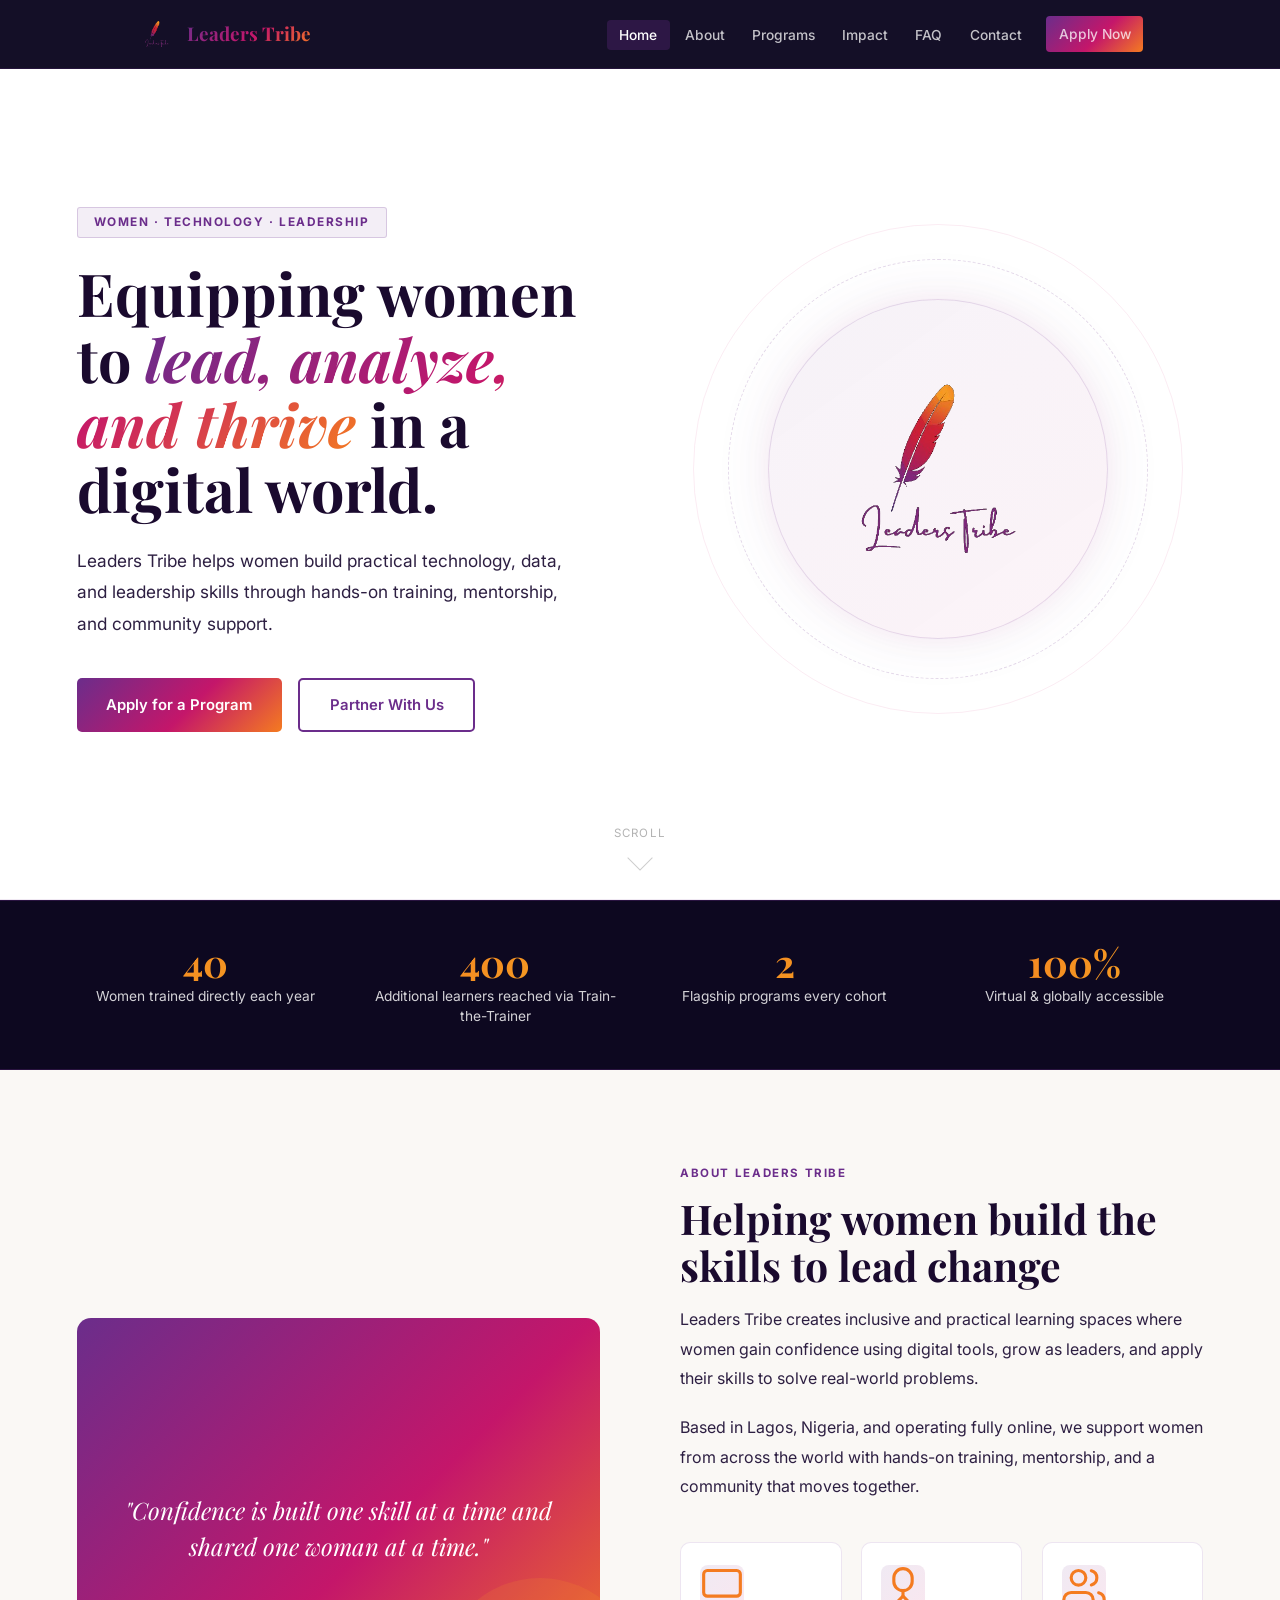
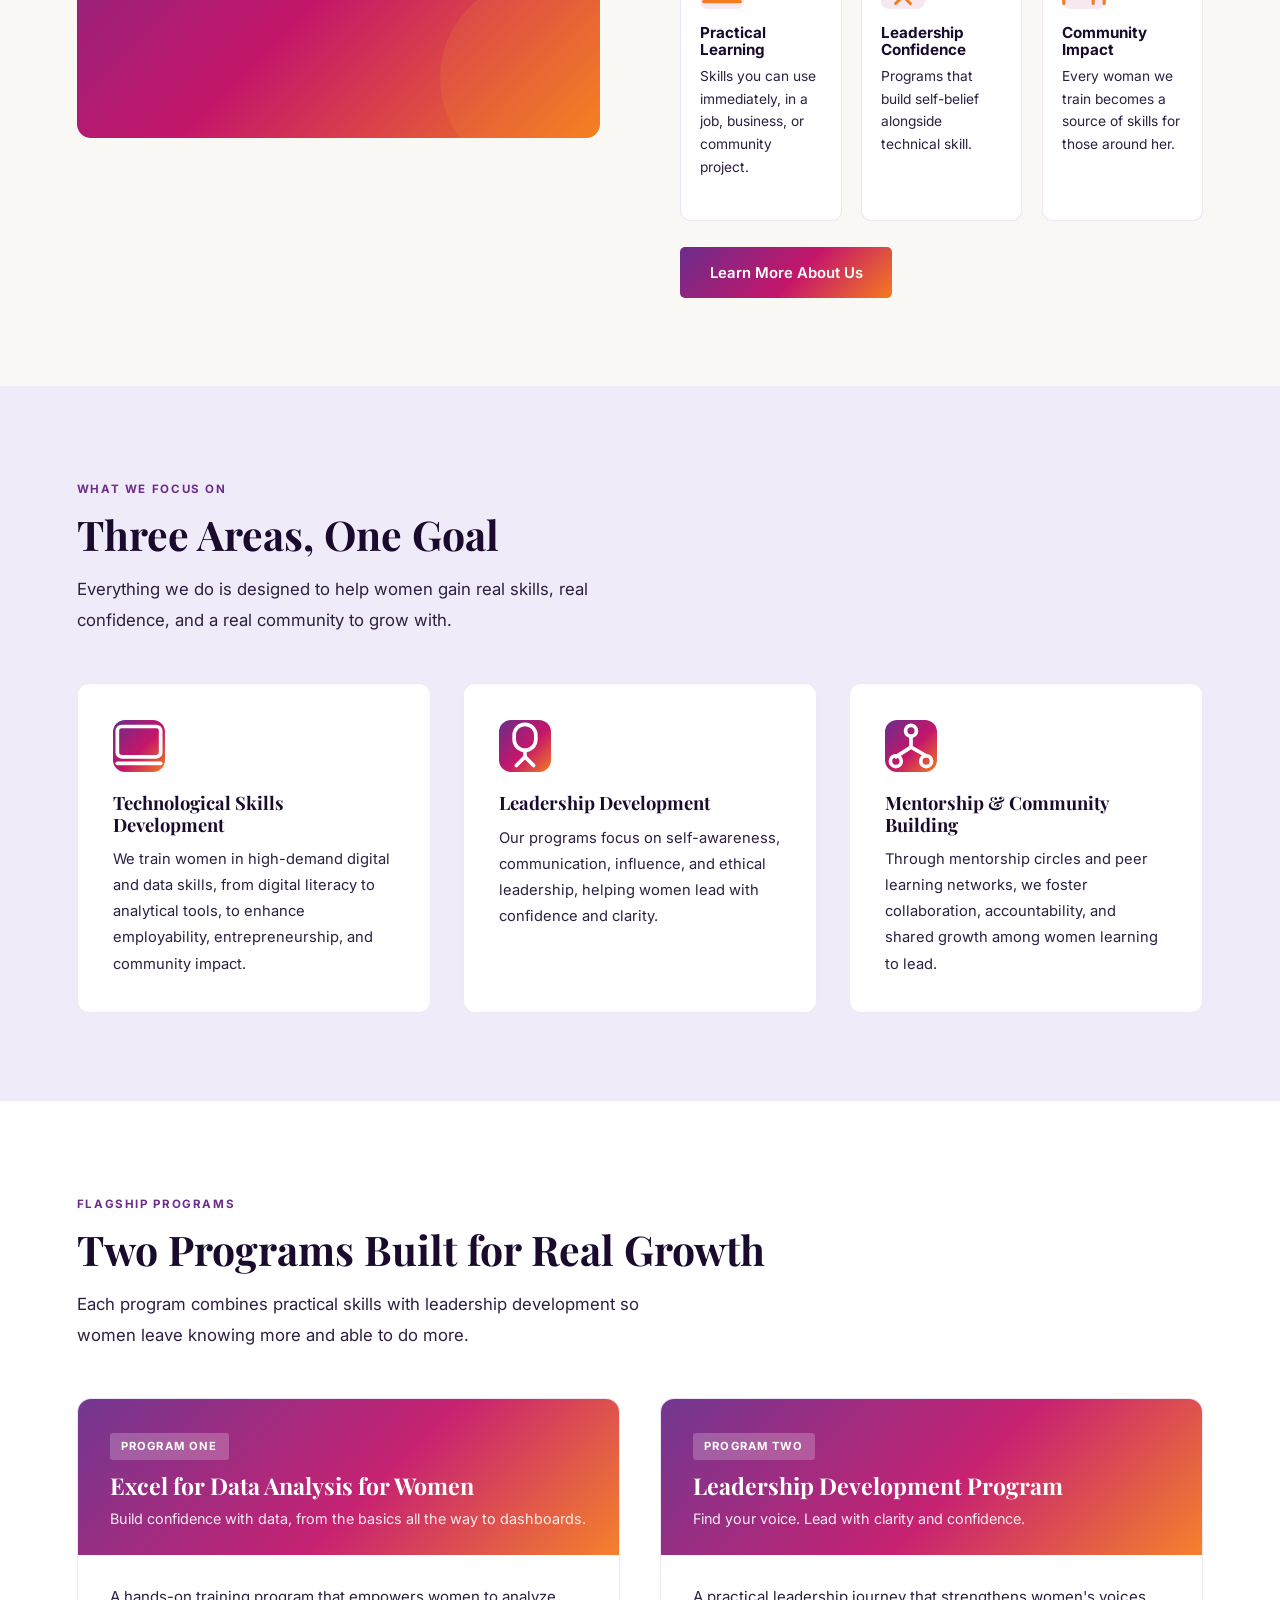
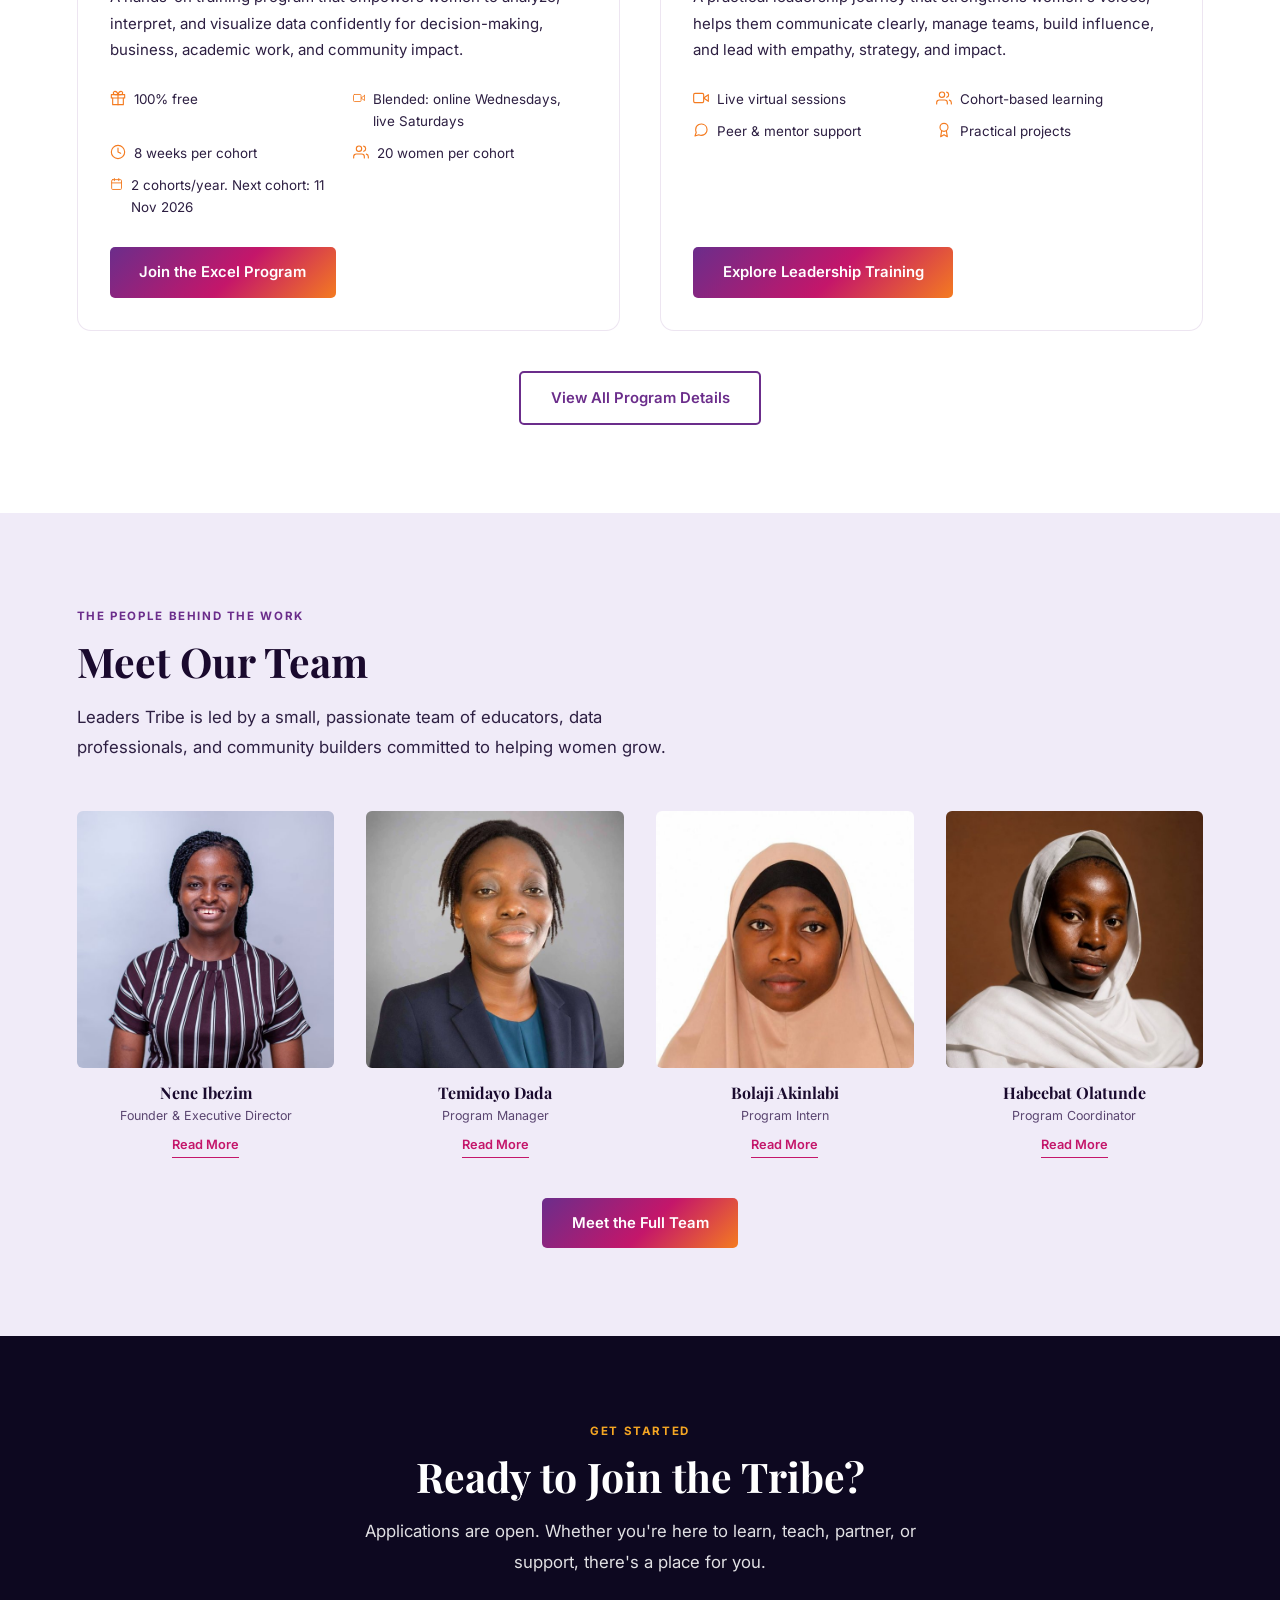
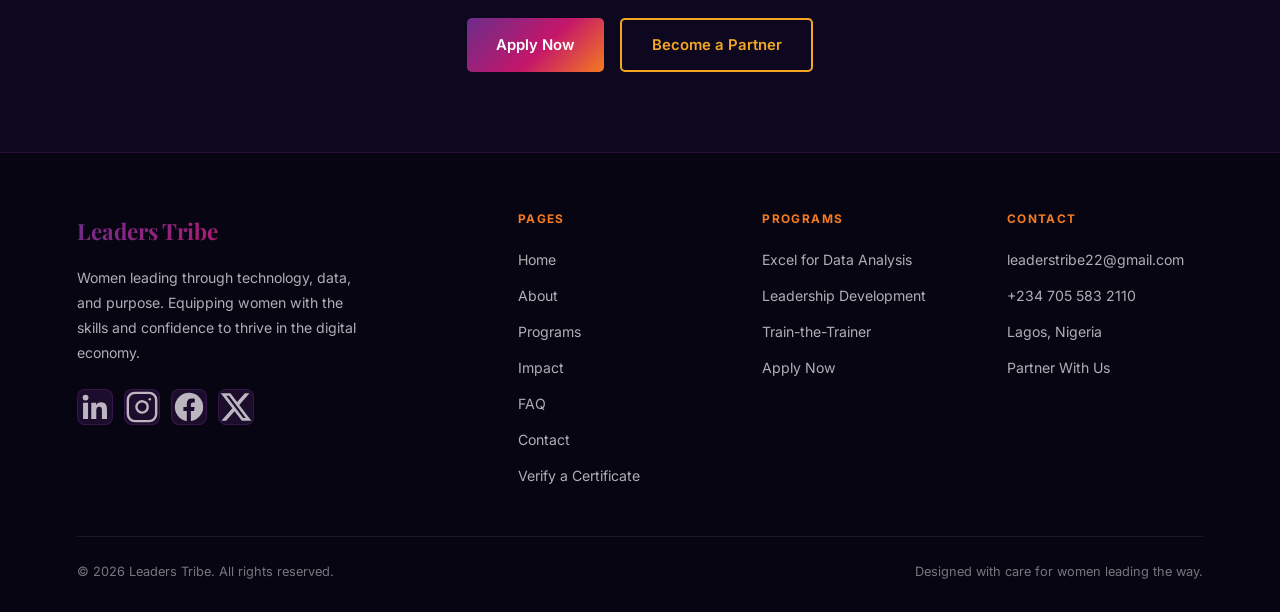
<file: index.html>
<!DOCTYPE html>
<html lang="en">
<head>
  <!-- Google tag (gtag.js) -->
  <script async src="https://www.googletagmanager.com/gtag/js?id=G-06KXWJ6P75"></script>
  <script>
    window.dataLayer = window.dataLayer || [];
    function gtag(){dataLayer.push(arguments);}
    gtag("js", new Date());
    gtag("config", "G-06KXWJ6P75");
  </script>
  <meta charset="UTF-8" />
  <meta name="viewport" content="width=device-width, initial-scale=1.0" />
  <title>Leaders Tribe | Women Leading Through Technology, Data and Purpose</title>
  <meta name="description" content="Leaders Tribe equips women with practical technology, data analysis, and leadership skills to thrive in the digital economy and lead community impact." />
  <meta property="og:title" content="Leaders Tribe | Women Leading Through Technology, Data and Purpose" />
  <meta property="og:description" content="Leaders Tribe equips women with practical technology, data analysis, and leadership skills to thrive in the digital economy." />
  <meta property="og:type" content="website" />
  <meta property="og:image" content="https://leaderstribe.github.io/assets/og-image.png" />
  <meta property="og:url" content="https://leaderstribe.github.io/" />
  <meta name="twitter:card" content="summary_large_image" />
  <link rel="canonical" href="https://leaderstribe.github.io/" />
  <link rel="icon" type="image/png" href="assets/favicon.png" />
  <link rel="apple-touch-icon" href="assets/apple-touch-icon.png" />
  <link rel="stylesheet" href="styles.css?v=2" />
  <script type="application/ld+json">
  {
    "@context": "https://schema.org",
    "@type": "NGO",
    "name": "Leaders Tribe",
    "url": "https://leaderstribe.github.io/",
    "logo": "https://leaderstribe.github.io/assets/logo.png",
    "description": "Leaders Tribe equips women with practical technology, data analysis, and leadership skills to thrive in the digital economy and lead community impact.",
    "email": "leaderstribe22@gmail.com",
    "telephone": "+2347055832110",
    "address": {
      "@type": "PostalAddress",
      "addressLocality": "Lagos",
      "addressCountry": "NG"
    },
    "sameAs": [
      "https://ng.linkedin.com/company/leaderstribe",
      "https://www.instagram.com/leaderstribe_/",
      "https://www.facebook.com/leaderstribeimpact/",
      "https://x.com/leaderstribe22"
    ]
  }
  </script>
</head>
<body>

<div id="nav-placeholder"></div>

<!-- ============================================================
     HERO
     ============================================================ -->
<header id="hero" class="hero-light">
  <div class="hero-inner">
    <div class="hero-text">
      <span class="hero-eyebrow">Women · Technology · Leadership</span>
      <h1 class="hero-title">Equipping women to <em>lead, analyze, and thrive</em> in a digital world.</h1>
      <p class="hero-sub">Leaders Tribe helps women build practical technology, data, and leadership skills through hands-on training, mentorship, and community support.</p>
      <div class="hero-ctas">
        <a href="https://ee.kobotoolbox.org/single/4bf99a79f503f6ffee25b24ec2b9daed" target="_blank" rel="noopener noreferrer" class="btn btn-primary">Apply for a Program</a>
        <a href="contact.html#partners" class="btn btn-outline">Partner With Us</a>
      </div>
    </div>
    <div class="hero-visual">
      <div class="hero-orb">
        <img src="assets/logo.png" alt="Leaders Tribe emblem: a gradient feather symbolising growth, voice and leadership" />
      </div>
    </div>
  </div>
  <div class="scroll-hint" aria-hidden="true">
    <span>Scroll</span>
    <div class="scroll-arrow"></div>
  </div>
</header>

<!-- STATS BAR -->
<div id="stats-bar">
  <div class="stats-grid">
    <div class="reveal">
      <div class="stat-num">40</div>
      <div class="stat-label">Women trained directly each year</div>
    </div>
    <div class="reveal reveal-delay-1">
      <div class="stat-num">400</div>
      <div class="stat-label">Additional learners reached via Train-the-Trainer</div>
    </div>
    <div class="reveal reveal-delay-2">
      <div class="stat-num">2</div>
      <div class="stat-label">Flagship programs every cohort</div>
    </div>
    <div class="reveal reveal-delay-3">
      <div class="stat-num">100%</div>
      <div class="stat-label">Virtual &amp; globally accessible</div>
    </div>
  </div>
</div>

<!-- ============================================================
     ABOUT PREVIEW
     ============================================================ -->
<section class="bg-cream" aria-labelledby="about-preview-title">
  <div class="section-inner about-grid">
    <div class="about-visual reveal">
      <p class="about-quote">"Confidence is built one skill at a time and shared one woman at a time."</p>
    </div>
    <div class="about-text reveal">
      <span class="tag">About Leaders Tribe</span>
      <h2 id="about-preview-title" class="section-title">Helping women build the skills to lead change</h2>
      <p>Leaders Tribe creates inclusive and practical learning spaces where women gain confidence using digital tools, grow as leaders, and apply their skills to solve real-world problems.</p>
      <p>Based in Lagos, Nigeria, and operating fully online, we support women from across the world with hands-on training, mentorship, and a community that moves together.</p>
      <div class="value-cards">
        <div class="value-card reveal reveal-delay-1">
          <div class="value-icon" data-icon="laptop"></div>
          <h4>Practical Learning</h4>
          <p>Skills you can use immediately, in a job, business, or community project.</p>
        </div>
        <div class="value-card reveal reveal-delay-2">
          <div class="value-icon" data-icon="podium"></div>
          <h4>Leadership Confidence</h4>
          <p>Programs that build self-belief alongside technical skill.</p>
        </div>
        <div class="value-card reveal reveal-delay-3">
          <div class="value-icon" data-icon="community"></div>
          <h4>Community Impact</h4>
          <p>Every woman we train becomes a source of skills for those around her.</p>
        </div>
      </div>
      <br/>
      <a href="about.html" class="btn btn-primary">Learn More About Us</a>
    </div>
  </div>
</section>

<!-- ============================================================
     FOCUS AREAS
     ============================================================ -->
<section class="bg-lavender" aria-labelledby="focus-title">
  <div class="section-inner">
    <span class="tag">What We Focus On</span>
    <h2 id="focus-title" class="section-title">Three Areas, One Goal</h2>
    <p class="section-sub">Everything we do is designed to help women gain real skills, real confidence, and a real community to grow with.</p>
    <div class="focus-grid">
      <div class="focus-card reveal">
        <div class="focus-icon" data-icon="laptop"></div>
        <h3>Technological Skills Development</h3>
        <p>We train women in high-demand digital and data skills, from digital literacy to analytical tools, to enhance employability, entrepreneurship, and community impact.</p>
      </div>
      <div class="focus-card reveal reveal-delay-1">
        <div class="focus-icon" data-icon="podium"></div>
        <h3>Leadership Development</h3>
        <p>Our programs focus on self-awareness, communication, influence, and ethical leadership, helping women lead with confidence and clarity.</p>
      </div>
      <div class="focus-card reveal reveal-delay-2">
        <div class="focus-icon" data-icon="network"></div>
        <h3>Mentorship &amp; Community Building</h3>
        <p>Through mentorship circles and peer learning networks, we foster collaboration, accountability, and shared growth among women learning to lead.</p>
      </div>
    </div>
  </div>
</section>

<!-- ============================================================
     PROGRAMS PREVIEW
     ============================================================ -->
<section class="bg-white" aria-labelledby="programs-preview-title">
  <div class="section-inner">
    <span class="tag">Flagship Programs</span>
    <h2 id="programs-preview-title" class="section-title">Two Programs Built for Real Growth</h2>
    <p class="section-sub">Each program combines practical skills with leadership development so women leave knowing more and able to do more.</p>
    <div class="programs-grid" style="margin-top:3rem;">
      <div class="program-card reveal">
        <div class="program-header">
          <div class="program-header-content">
            <span class="program-badge">Program One</span>
            <h3>Excel for Data Analysis for Women</h3>
            <p>Build confidence with data, from the basics all the way to dashboards.</p>
          </div>
        </div>
        <div class="program-body">
          <p>A hands-on training program that empowers women to analyze, interpret, and visualize data confidently for decision-making, business, academic work, and community impact.</p>
          <div class="program-meta">
            <div class="meta-item"><span data-icon="gift" style="display:flex;width:16px;height:16px;color:var(--orange);"></span> 100% free</div>
            <div class="meta-item"><span data-icon="video" style="display:flex;width:16px;height:16px;color:var(--orange);"></span> Blended: online Wednesdays, live Saturdays</div>
            <div class="meta-item"><span data-icon="clock" style="display:flex;width:16px;height:16px;color:var(--orange);"></span> 8 weeks per cohort</div>
            <div class="meta-item"><span data-icon="users" style="display:flex;width:16px;height:16px;color:var(--orange);"></span> 20 women per cohort</div>
            <div class="meta-item"><span data-icon="calendar" style="display:flex;width:16px;height:16px;color:var(--orange);"></span> 2 cohorts/year. Next cohort: 11 Nov 2026</div>
          </div>
          <a href="https://ee.kobotoolbox.org/single/4bf99a79f503f6ffee25b24ec2b9daed" target="_blank" rel="noopener noreferrer" class="btn btn-primary">Join the Excel Program</a>
        </div>
      </div>
      <div class="program-card reveal reveal-delay-1">
        <div class="program-header">
          <div class="program-header-content">
            <span class="program-badge">Program Two</span>
            <h3>Leadership Development Program</h3>
            <p>Find your voice. Lead with clarity and confidence.</p>
          </div>
        </div>
        <div class="program-body">
          <p>A practical leadership journey that strengthens women's voices, helps them communicate clearly, manage teams, build influence, and lead with empathy, strategy, and impact.</p>
          <div class="program-meta">
            <div class="meta-item"><span data-icon="video" style="display:flex;width:16px;height:16px;color:var(--orange);"></span> Live virtual sessions</div>
            <div class="meta-item"><span data-icon="users" style="display:flex;width:16px;height:16px;color:var(--orange);"></span> Cohort-based learning</div>
            <div class="meta-item"><span data-icon="chat" style="display:flex;width:16px;height:16px;color:var(--orange);"></span> Peer &amp; mentor support</div>
            <div class="meta-item"><span data-icon="award" style="display:flex;width:16px;height:16px;color:var(--orange);"></span> Practical projects</div>
          </div>
          <a href="https://ee.kobotoolbox.org/single/4bf99a79f503f6ffee25b24ec2b9daed" target="_blank" rel="noopener noreferrer" class="btn btn-primary">Explore Leadership Training</a>
        </div>
      </div>
    </div>
    <div style="text-align:center; margin-top:2.5rem;">
      <a href="programs.html" class="btn btn-outline" style="color:var(--violet); border-color:var(--violet);">View All Program Details</a>
    </div>
  </div>
</section>

<!-- ============================================================
     MEET THE TEAM, teaser
     ============================================================ -->
<section class="bg-lavender" aria-labelledby="team-teaser-title">
  <div class="section-inner">
    <span class="tag">The People Behind the Work</span>
    <h2 id="team-teaser-title" class="section-title">Meet Our Team</h2>
    <p class="section-sub">Leaders Tribe is led by a small, passionate team of educators, data professionals, and community builders committed to helping women grow.</p>
    <div class="team-teaser-grid">
      <div class="team-teaser-card reveal">
        <div class="team-teaser-photo">
          <img src="assets/nene-ibezim.jpg" alt="Nene Ibezim, Founder and Executive Director of Leaders Tribe" />
        </div>
        <div class="team-teaser-body">
          <h4>Nene Ibezim</h4>
          <p class="teaser-role">Founder &amp; Executive Director</p>
          <a href="team/nene-ibezim.html">Read More</a>
        </div>
      </div>
      <div class="team-teaser-card reveal reveal-delay-1">
        <div class="team-teaser-photo">
          <img src="assets/temidayo-dada.jpg" alt="Temidayo Dada, Program Manager at Leaders Tribe" />
        </div>
        <div class="team-teaser-body">
          <h4>Temidayo Dada</h4>
          <p class="teaser-role">Program Manager</p>
          <a href="team/temidayo-dada.html">Read More</a>
        </div>
      </div>
      <div class="team-teaser-card reveal reveal-delay-2">
        <div class="team-teaser-photo">
          <img src="assets/bolaji-akinlabi.jpg" alt="Bolaji Akinlabi, Program Intern at Leaders Tribe" />
        </div>
        <div class="team-teaser-body">
          <h4>Bolaji Akinlabi</h4>
          <p class="teaser-role">Program Intern</p>
          <a href="team/bolaji-akinlabi.html">Read More</a>
        </div>
      </div>
      <div class="team-teaser-card reveal reveal-delay-3">
        <div class="team-teaser-photo">
          <img src="assets/habeebat-olatunde.jpg" alt="Habeebat Olatunde, Program Coordinator at Leaders Tribe" />
        </div>
        <div class="team-teaser-body">
          <h4>Habeebat Olatunde</h4>
          <p class="teaser-role">Program Coordinator</p>
          <a href="team/habeebat-olatunde.html">Read More</a>
        </div>
      </div>
    </div>
    <div style="text-align:center; margin-top:2.5rem;">
      <a href="about.html#team" class="btn btn-primary">Meet the Full Team</a>
    </div>
  </div>
</section>

<!-- CTA BAND -->
<section class="bg-dark dark-section" style="text-align:center; padding: 80px 6%;" aria-label="Call to action">
  <div class="section-inner">
    <span class="tag">Get Started</span>
    <h2 class="section-title" style="color:#fff; margin-bottom:1rem;">Ready to Join the Tribe?</h2>
    <p style="color:rgba(255,255,255,0.88); font-size:1.05rem; max-width:560px; margin:0 auto 2.5rem; line-height:1.82;">
      Applications are open. Whether you're here to learn, teach, partner, or support, there's a place for you.
    </p>
    <div style="display:flex; gap:1rem; justify-content:center; flex-wrap:wrap;">
      <a href="https://ee.kobotoolbox.org/single/4bf99a79f503f6ffee25b24ec2b9daed" target="_blank" rel="noopener noreferrer" class="btn btn-primary">Apply Now</a>
      <a href="contact.html#partners" class="btn btn-outline">Become a Partner</a>
    </div>
  </div>
</section>

<div id="footer-placeholder"></div>

<script src="icons.js"></script>
<script src="shared-nav-footer.js?v=3"></script>
<script src="script.js?v=2"></script>
<script>initPage('Home');</script>
</body>
</html>
</file>
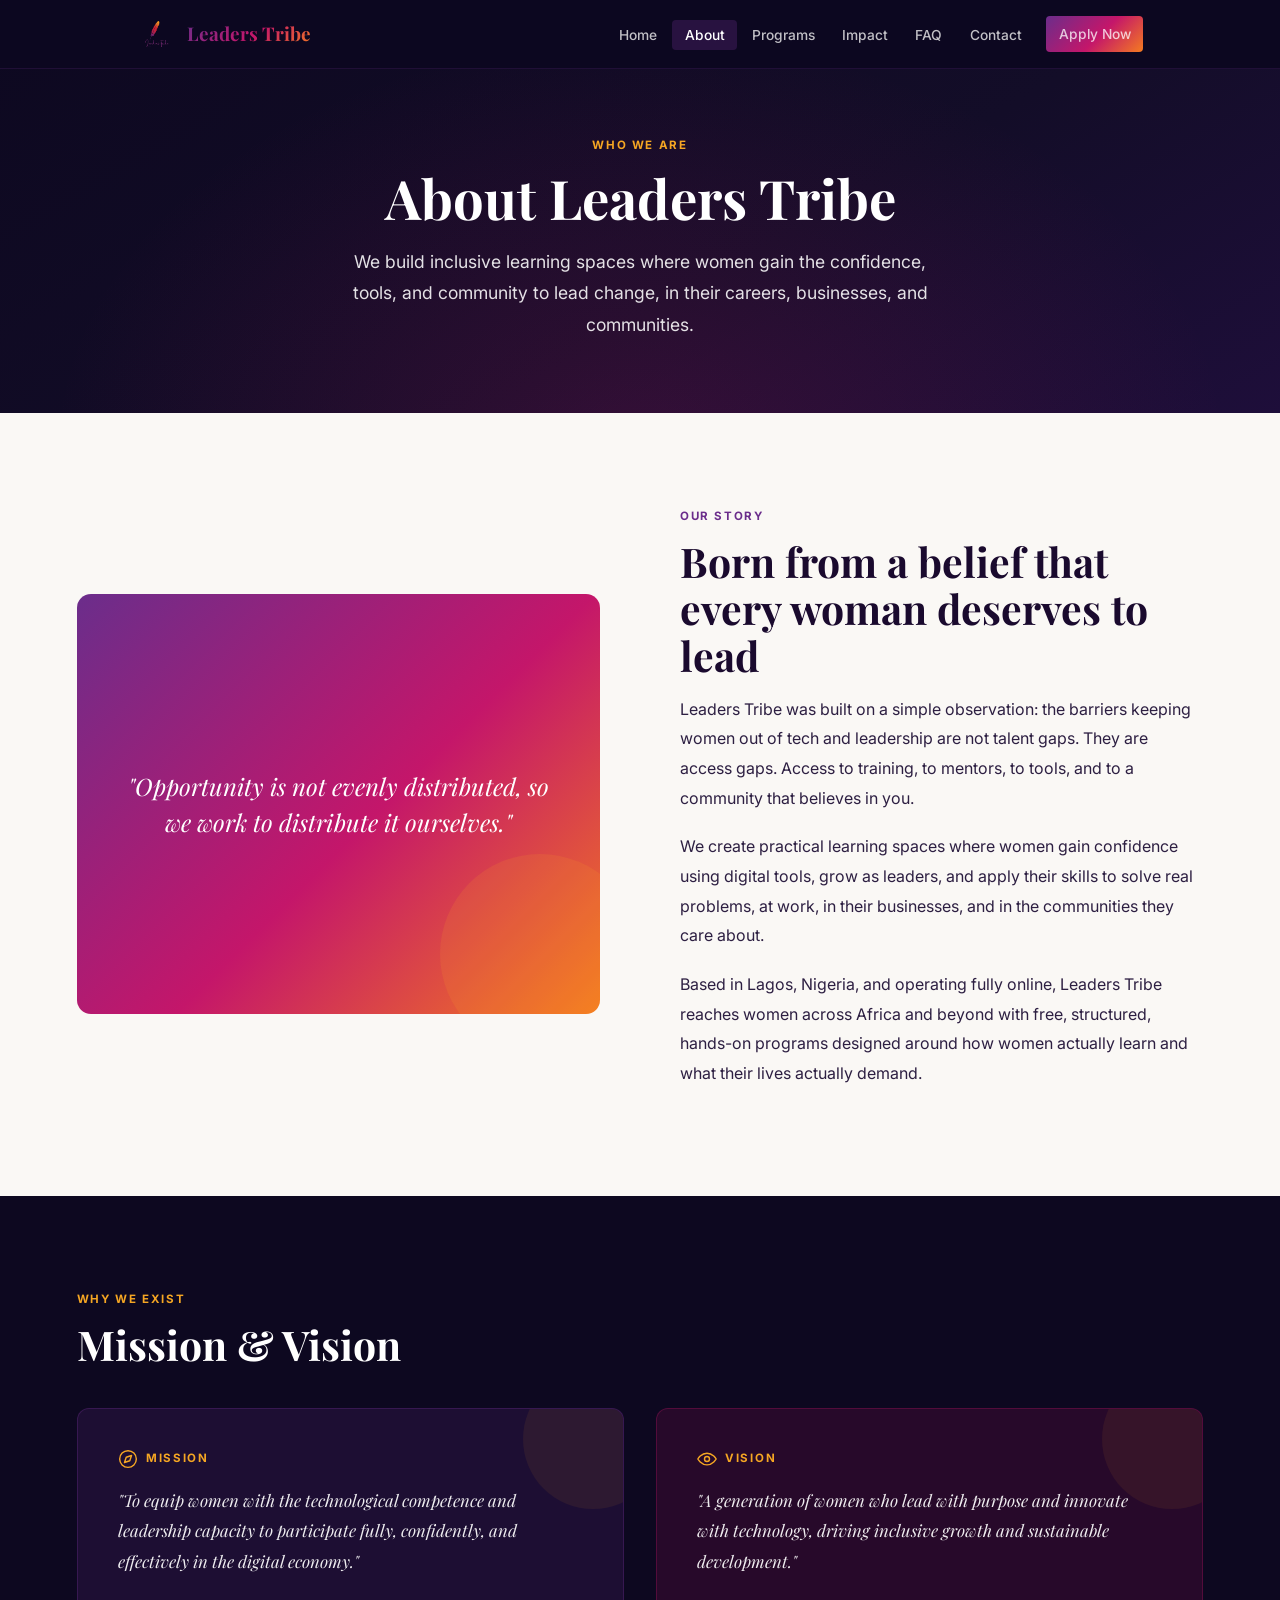
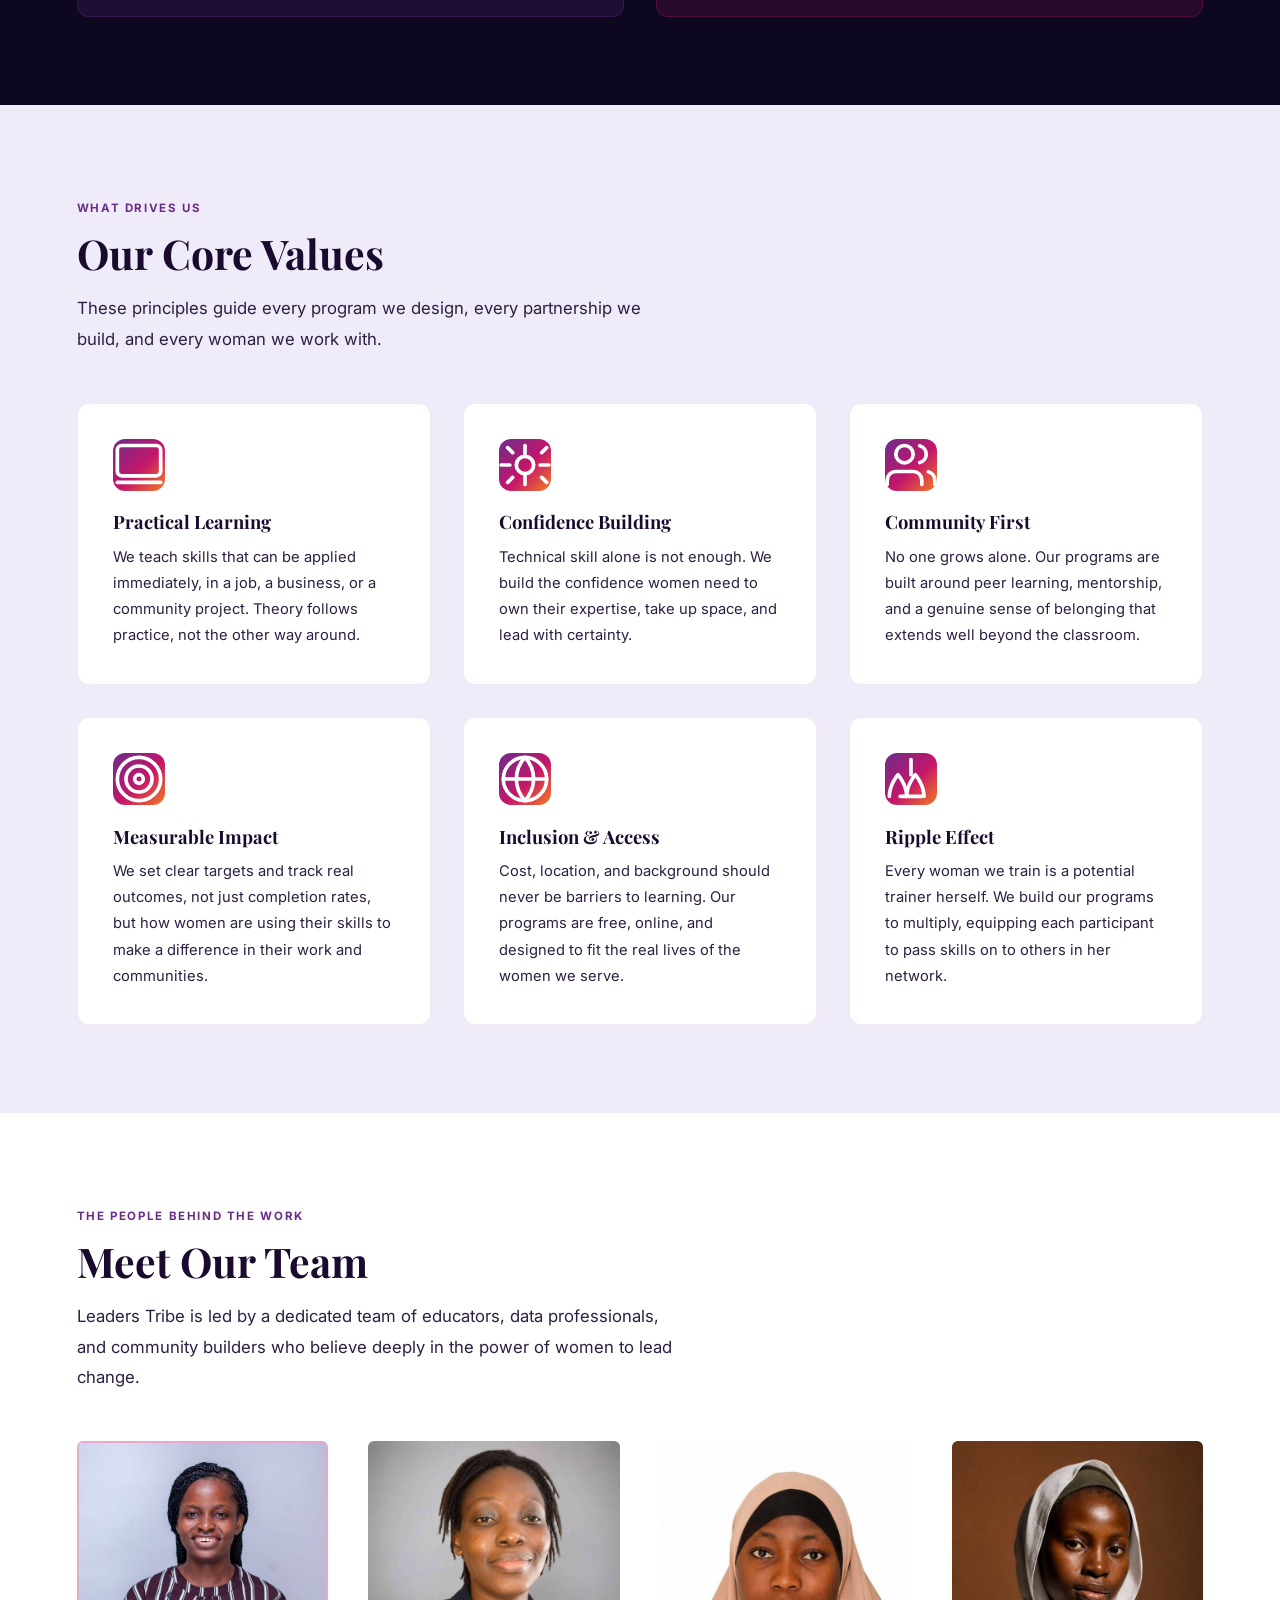
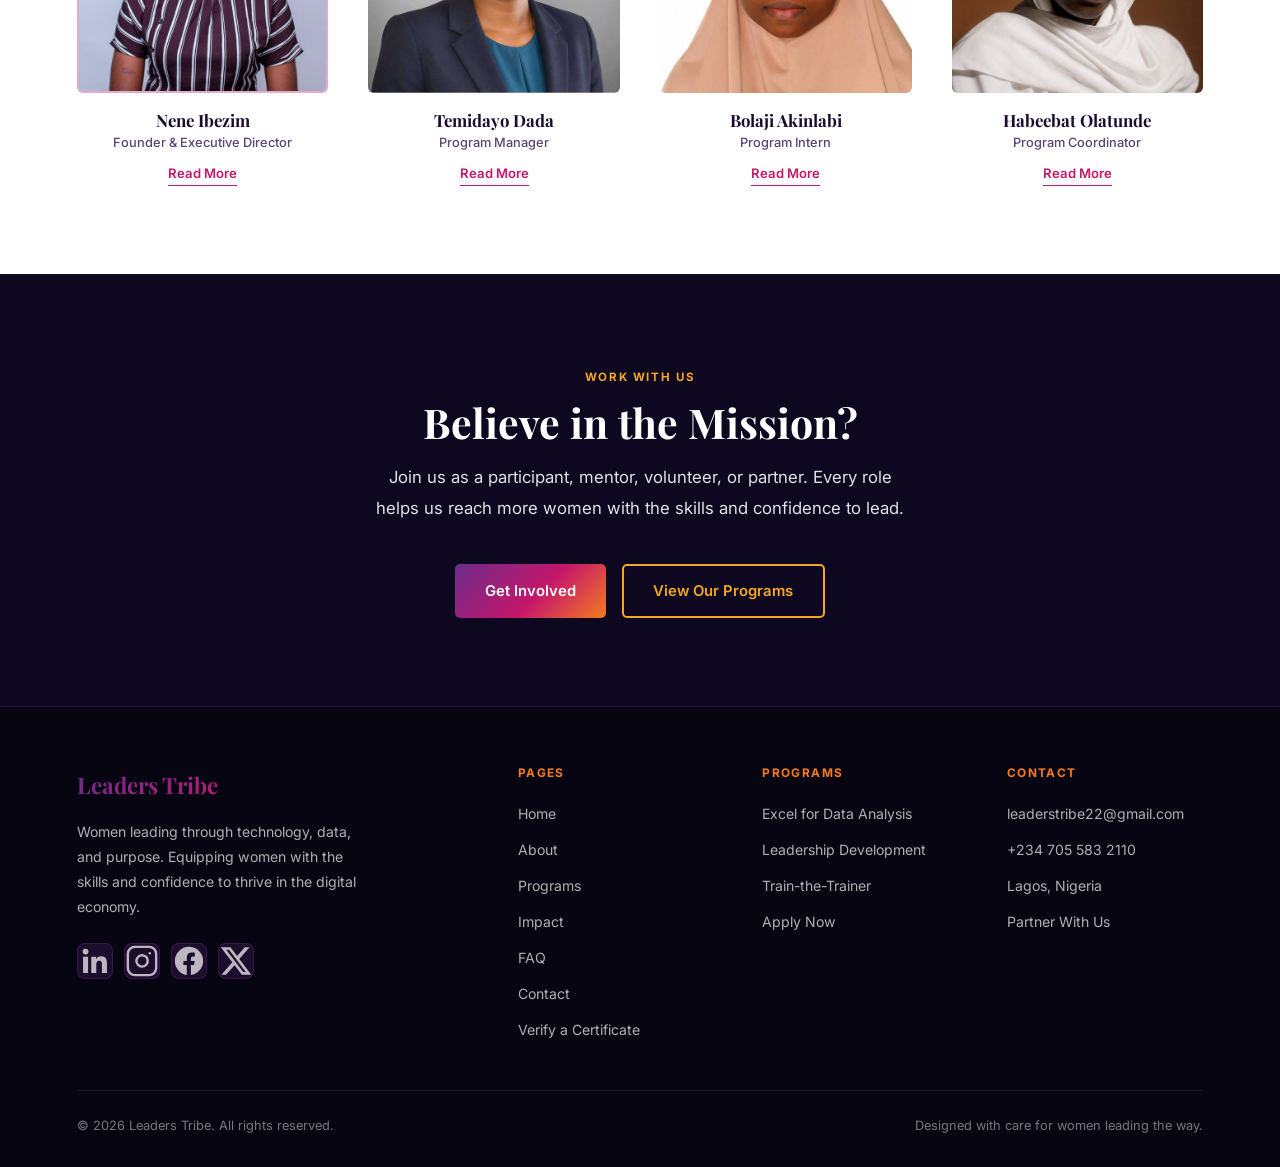
<file: about.html>
<!DOCTYPE html>
<html lang="en">
<head>
  <!-- Google tag (gtag.js) -->
  <script async src="https://www.googletagmanager.com/gtag/js?id=G-06KXWJ6P75"></script>
  <script>
    window.dataLayer = window.dataLayer || [];
    function gtag(){dataLayer.push(arguments);}
    gtag("js", new Date());
    gtag("config", "G-06KXWJ6P75");
  </script>
  <meta charset="UTF-8" />
  <meta name="viewport" content="width=device-width, initial-scale=1.0" />
  <title>About | Leaders Tribe</title>
  <meta name="description" content="Learn about Leaders Tribe, our mission, vision, values, and the team behind our work to equip women with technology and leadership skills." />
  <meta property="og:title" content="About | Leaders Tribe" />
  <meta property="og:description" content="Learn about Leaders Tribe, our mission, vision, values, and the team behind our work to equip women with technology and leadership skills." />
  <meta property="og:type" content="website" />
  <meta property="og:image" content="https://leaderstribe.github.io/assets/og-image.png" />
  <meta property="og:url" content="https://leaderstribe.github.io/about.html" />
  <meta name="twitter:card" content="summary_large_image" />
  <link rel="canonical" href="https://leaderstribe.github.io/about.html" />
  <link rel="icon" type="image/png" href="assets/favicon.png" />
  <link rel="apple-touch-icon" href="assets/apple-touch-icon.png" />
  <link rel="stylesheet" href="styles.css?v=2" />
</head>
<body>

<div id="nav-placeholder"></div>

<!-- PAGE HERO -->
<div class="page-hero">
  <div class="page-hero-inner">
    <span class="tag" style="color:var(--gold);">Who We Are</span>
    <h1>About Leaders Tribe</h1>
    <p>We build inclusive learning spaces where women gain the confidence, tools, and community to lead change, in their careers, businesses, and communities.</p>
  </div>
</div>

<!-- ============================================================
     OUR STORY
     ============================================================ -->
<section class="bg-cream" aria-labelledby="story-title">
  <div class="section-inner about-grid">
    <div class="about-visual reveal">
      <p class="about-quote">"Opportunity is not evenly distributed, so we work to distribute it ourselves."</p>
    </div>
    <div class="about-text reveal">
      <span class="tag">Our Story</span>
      <h2 id="story-title" class="section-title">Born from a belief that every woman deserves to lead</h2>
      <p>Leaders Tribe was built on a simple observation: the barriers keeping women out of tech and leadership are not talent gaps. They are access gaps. Access to training, to mentors, to tools, and to a community that believes in you.</p>
      <p>We create practical learning spaces where women gain confidence using digital tools, grow as leaders, and apply their skills to solve real problems, at work, in their businesses, and in the communities they care about.</p>
      <p>Based in Lagos, Nigeria, and operating fully online, Leaders Tribe reaches women across Africa and beyond with free, structured, hands-on programs designed around how women actually learn and what their lives actually demand.</p>
    </div>
  </div>
</section>

<!-- ============================================================
     MISSION & VISION
     ============================================================ -->
<section class="bg-dark dark-section" aria-labelledby="mv-title">
  <div class="section-inner">
    <span class="tag">Why We Exist</span>
    <h2 id="mv-title" class="section-title">Mission &amp; Vision</h2>
    <div class="mv-grid" style="margin-top:2.5rem;">
      <div class="mv-card mission-card reveal">
        <div class="mv-label">
          <span data-icon="compass" style="display:flex;width:20px;height:20px;"></span>
          Mission
        </div>
        <p>"To equip women with the technological competence and leadership capacity to participate fully, confidently, and effectively in the digital economy."</p>
      </div>
      <div class="mv-card vision-card reveal reveal-delay-1">
        <div class="mv-label">
          <span data-icon="eye" style="display:flex;width:20px;height:20px;"></span>
          Vision
        </div>
        <p>"A generation of women who lead with purpose and innovate with technology, driving inclusive growth and sustainable development."</p>
      </div>
    </div>
  </div>
</section>

<!-- ============================================================
     VALUES
     ============================================================ -->
<section class="bg-lavender" aria-labelledby="values-title">
  <div class="section-inner">
    <span class="tag">What Drives Us</span>
    <h2 id="values-title" class="section-title">Our Core Values</h2>
    <p class="section-sub">These principles guide every program we design, every partnership we build, and every woman we work with.</p>
    <div class="focus-grid" style="margin-top:3rem;">
      <div class="focus-card reveal">
        <div class="focus-icon" data-icon="laptop"></div>
        <h3>Practical Learning</h3>
        <p>We teach skills that can be applied immediately, in a job, a business, or a community project. Theory follows practice, not the other way around.</p>
      </div>
      <div class="focus-card reveal reveal-delay-1">
        <div class="focus-icon" data-icon="spark"></div>
        <h3>Confidence Building</h3>
        <p>Technical skill alone is not enough. We build the confidence women need to own their expertise, take up space, and lead with certainty.</p>
      </div>
      <div class="focus-card reveal reveal-delay-2">
        <div class="focus-icon" data-icon="community"></div>
        <h3>Community First</h3>
        <p>No one grows alone. Our programs are built around peer learning, mentorship, and a genuine sense of belonging that extends well beyond the classroom.</p>
      </div>
      <div class="focus-card reveal">
        <div class="focus-icon" data-icon="target"></div>
        <h3>Measurable Impact</h3>
        <p>We set clear targets and track real outcomes, not just completion rates, but how women are using their skills to make a difference in their work and communities.</p>
      </div>
      <div class="focus-card reveal reveal-delay-1">
        <div class="focus-icon" data-icon="globe"></div>
        <h3>Inclusion &amp; Access</h3>
        <p>Cost, location, and background should never be barriers to learning. Our programs are free, online, and designed to fit the real lives of the women we serve.</p>
      </div>
      <div class="focus-card reveal reveal-delay-2">
        <div class="focus-icon" data-icon="grow"></div>
        <h3>Ripple Effect</h3>
        <p>Every woman we train is a potential trainer herself. We build our programs to multiply, equipping each participant to pass skills on to others in her network.</p>
      </div>
    </div>
  </div>
</section>

<!-- ============================================================
     MEET THE TEAM
     ============================================================ -->
<section id="team" class="bg-white" aria-labelledby="team-title">
  <div class="section-inner team-section">
    <span class="tag">The People Behind the Work</span>
    <h2 id="team-title" class="section-title">Meet Our Team</h2>
    <p class="section-sub">Leaders Tribe is led by a dedicated team of educators, data professionals, and community builders who believe deeply in the power of women to lead change.</p>

    <div class="team-grid">

      <!-- Nene Ibezim, Founder & Executive Director -->
      <div class="team-card featured reveal">
        <div class="team-photo-wrap">
          <img
            src="assets/nene-ibezim.jpg"
            alt="Nene Ibezim, Founder and Executive Director of Leaders Tribe"
          />
        </div>
        <div class="team-body">
          <h3>Nene Ibezim</h3>
          <p class="team-title">Founder &amp; Executive Director</p>
          <a href="team/nene-ibezim.html" class="team-read-more">Read More</a>
        </div>
      </div>

      <!-- Temidayo Dada, Program Manager -->
      <div class="team-card reveal reveal-delay-1">
        <div class="team-photo-wrap">
          <img
            src="assets/temidayo-dada.jpg"
            alt="Temidayo Dada, Program Manager at Leaders Tribe"
          />
        </div>
        <div class="team-body">
          <h3>Temidayo Dada</h3>
          <p class="team-title">Program Manager</p>
          <a href="team/temidayo-dada.html" class="team-read-more">Read More</a>
        </div>
      </div>

      <!-- Bolaji Akinlabi, Program Intern -->
      <div class="team-card reveal reveal-delay-2">
        <div class="team-photo-wrap">
          <img
            src="assets/bolaji-akinlabi.jpg"
            alt="Bolaji Akinlabi, Program Intern at Leaders Tribe"
          />
        </div>
        <div class="team-body">
          <h3>Bolaji Akinlabi</h3>
          <p class="team-title">Program Intern</p>
          <a href="team/bolaji-akinlabi.html" class="team-read-more">Read More</a>
        </div>
      </div>

      <!-- Habeebat Olatunde, Program Coordinator -->
      <div class="team-card reveal reveal-delay-3">
        <div class="team-photo-wrap">
          <img
            src="assets/habeebat-olatunde.jpg"
            alt="Habeebat Olatunde, Program Coordinator at Leaders Tribe"
          />
        </div>
        <div class="team-body">
          <h3>Habeebat Olatunde</h3>
          <p class="team-title">Program Coordinator</p>
          <a href="team/habeebat-olatunde.html" class="team-read-more">Read More</a>
        </div>
      </div>

    </div>
  </div>
</section>

<!-- CTA -->
<section class="bg-dark dark-section" style="text-align:center;" aria-label="Join or partner call to action">
  <div class="section-inner">
    <span class="tag">Work With Us</span>
    <h2 class="section-title">Believe in the Mission?</h2>
    <p style="color:rgba(255,255,255,0.88); font-size:1.05rem; max-width:540px; margin:0 auto 2.5rem; line-height:1.82;">
      Join us as a participant, mentor, volunteer, or partner. Every role helps us reach more women with the skills and confidence to lead.
    </p>
    <div style="display:flex; gap:1rem; justify-content:center; flex-wrap:wrap;">
      <a href="contact.html" class="btn btn-primary">Get Involved</a>
      <a href="programs.html" class="btn btn-outline">View Our Programs</a>
    </div>
  </div>
</section>

<div id="footer-placeholder"></div>

<script src="icons.js"></script>
<script src="shared-nav-footer.js?v=3"></script>
<script src="script.js?v=2"></script>
<script>initPage('About');</script>
</body>
</html>
</file>
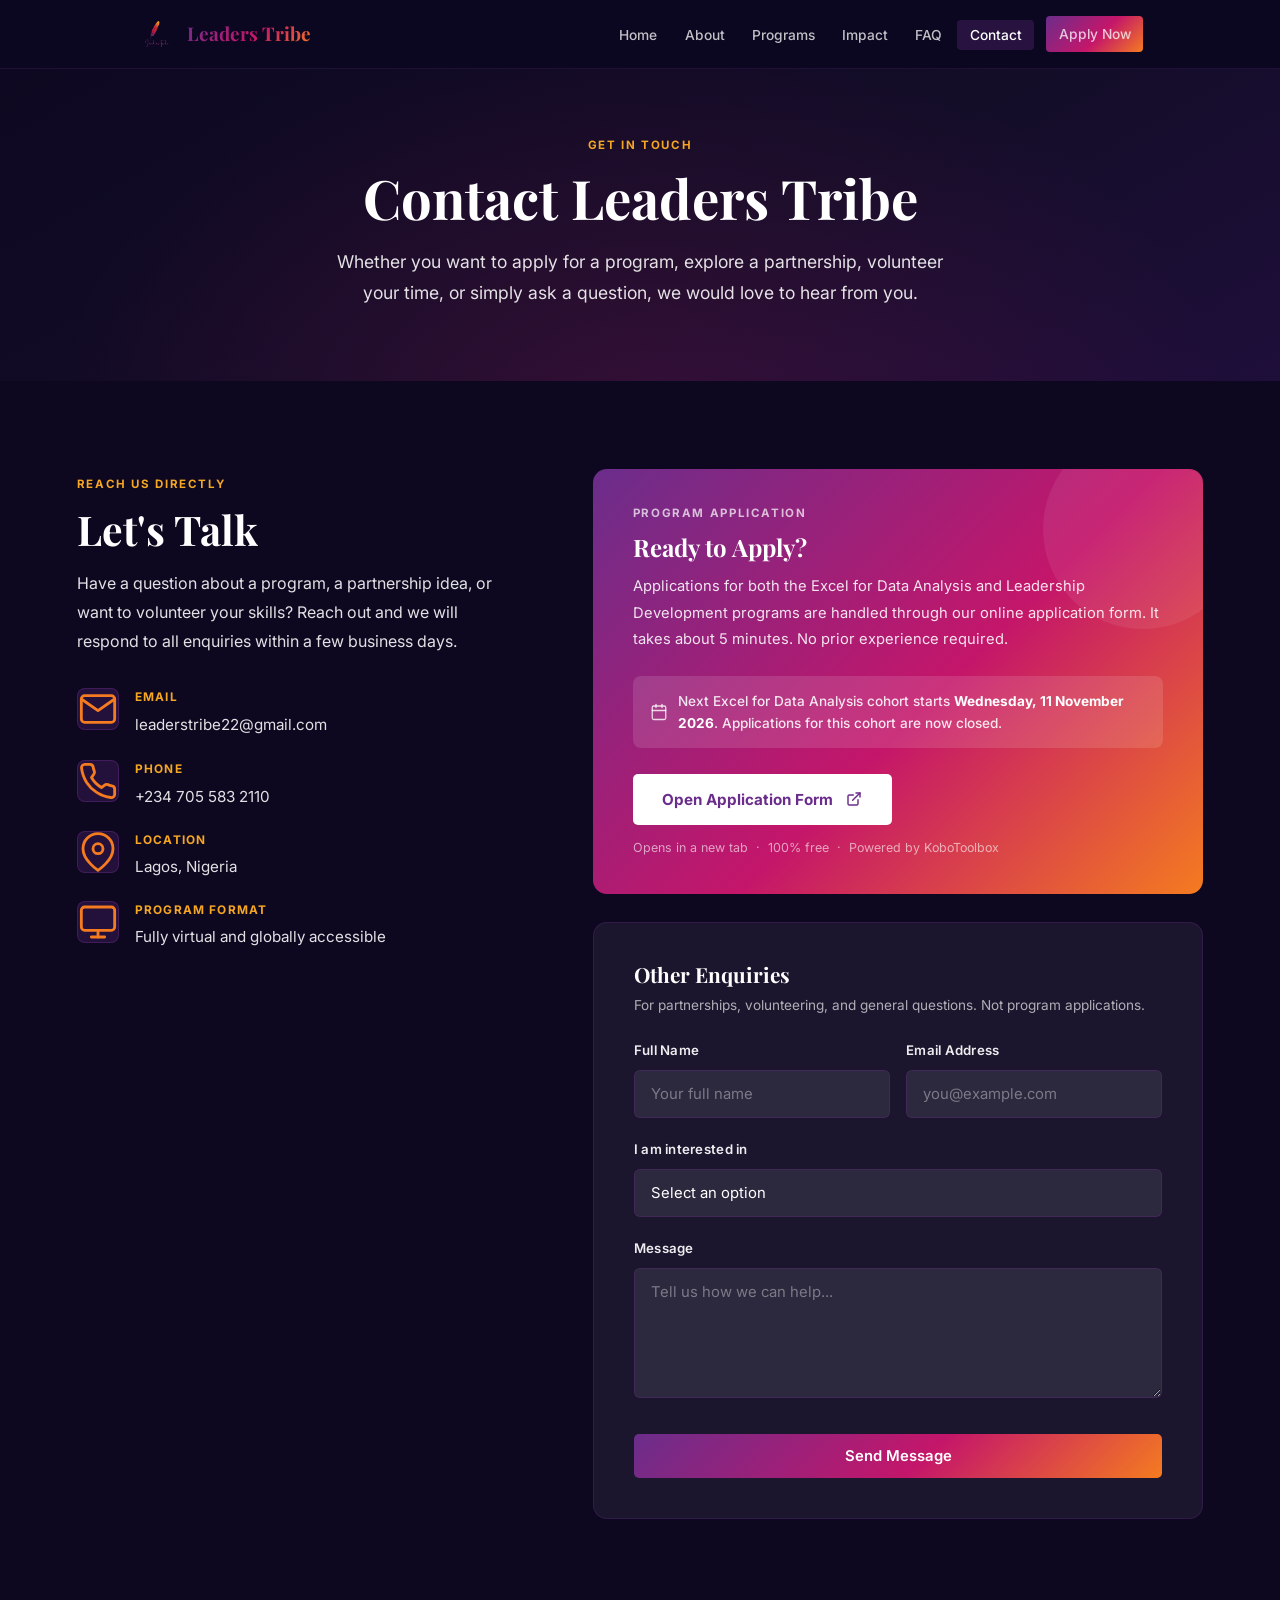
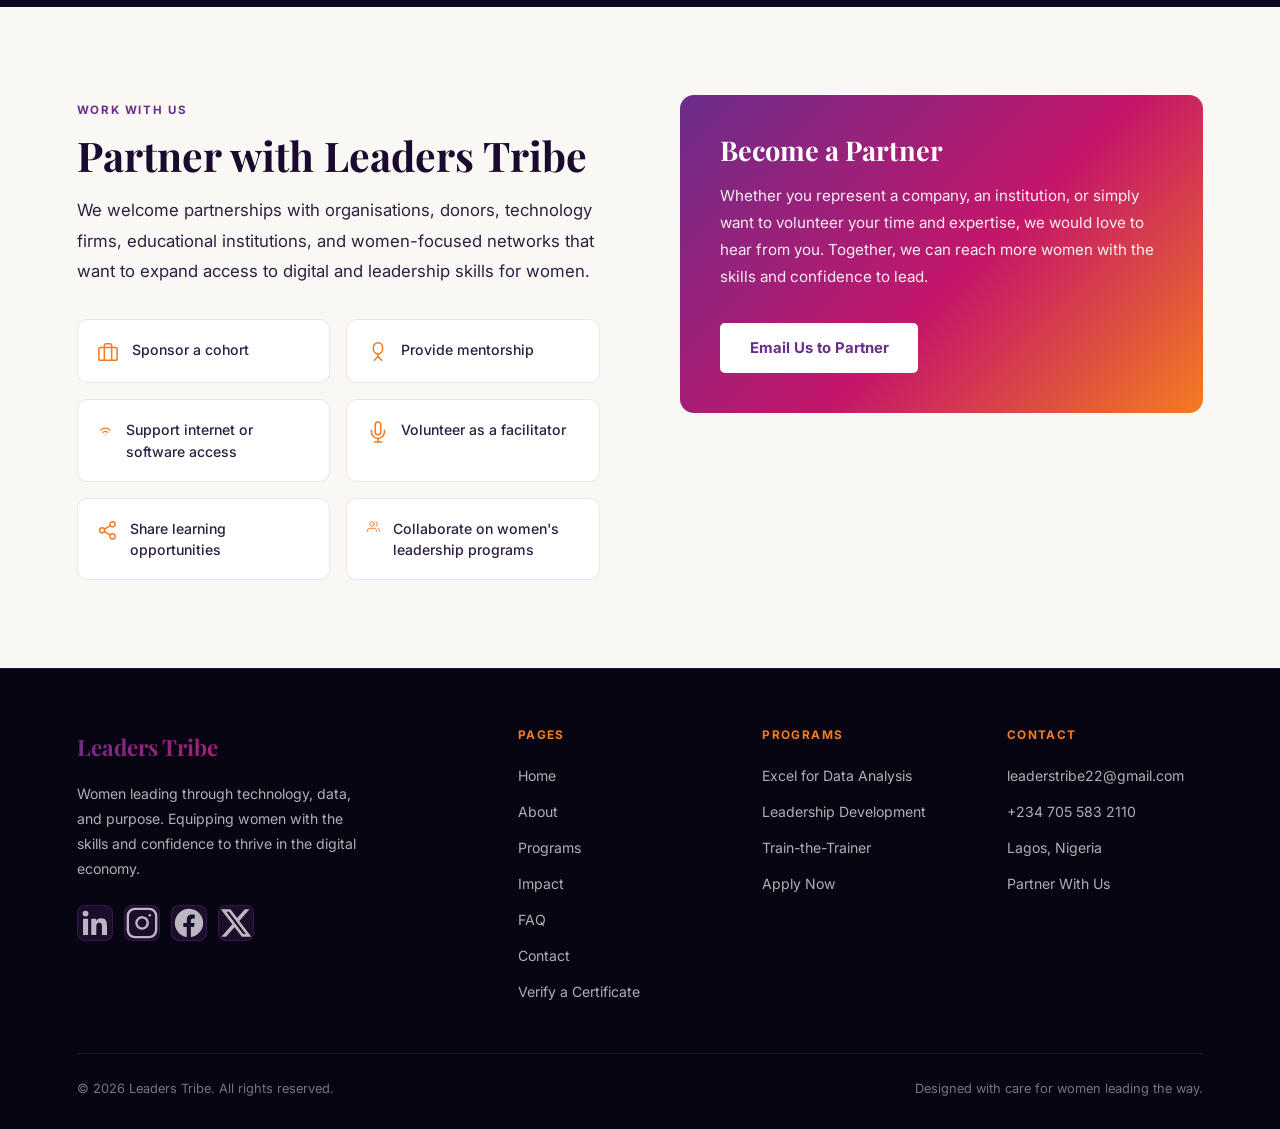
<file: contact.html>
<!DOCTYPE html>
<html lang="en">
<head>
  <!-- Google tag (gtag.js) -->
  <script async src="https://www.googletagmanager.com/gtag/js?id=G-06KXWJ6P75"></script>
  <script>
    window.dataLayer = window.dataLayer || [];
    function gtag(){dataLayer.push(arguments);}
    gtag("js", new Date());
    gtag("config", "G-06KXWJ6P75");
  </script>
  <meta charset="UTF-8" />
  <meta name="viewport" content="width=device-width, initial-scale=1.0" />
  <title>Contact | Leaders Tribe</title>
  <meta name="description" content="Get in touch with Leaders Tribe, apply for a program, explore partnership, or ask us anything." />
  <meta property="og:title" content="Contact | Leaders Tribe" />
  <meta property="og:description" content="Get in touch with Leaders Tribe, apply for a program, explore partnership, or ask us anything." />
  <meta property="og:type" content="website" />
  <meta property="og:image" content="https://leaderstribe.github.io/assets/og-image.png" />
  <meta property="og:url" content="https://leaderstribe.github.io/contact.html" />
  <meta name="twitter:card" content="summary_large_image" />
  <link rel="canonical" href="https://leaderstribe.github.io/contact.html" />
  <link rel="icon" type="image/png" href="assets/favicon.png" />
  <link rel="apple-touch-icon" href="assets/apple-touch-icon.png" />
  <link rel="stylesheet" href="styles.css?v=2" />
</head>
<body>

<div id="nav-placeholder"></div>

<div class="page-hero">
  <div class="page-hero-inner">
    <span class="tag" style="color:var(--gold);">Get in Touch</span>
    <h1>Contact Leaders Tribe</h1>
    <p>Whether you want to apply for a program, explore a partnership, volunteer your time, or simply ask a question, we would love to hear from you.</p>
  </div>
</div>

<!-- ============================================================
     CONTACT SECTION
     ============================================================ -->
<section class="bg-dark dark-section" aria-labelledby="contact-title">
  <div class="section-inner contact-inner">

    <!-- Contact info -->
    <div class="reveal">
      <span class="tag">Reach Us Directly</span>
      <h2 id="contact-title" class="section-title">Let's Talk</h2>
      <p style="color:rgba(255,255,255,0.88); font-size:1rem; line-height:1.82; margin-bottom:0;">
        Have a question about a program, a partnership idea, or want to volunteer your skills? Reach out and we will respond to all enquiries within a few business days.
      </p>
      <div class="contact-details">
        <div class="contact-detail">
          <div class="contact-detail-icon" data-icon="mail"></div>
          <div class="contact-detail-text">
            <p>Email</p>
            <a href="mailto:leaderstribe22@gmail.com">leaderstribe22@gmail.com</a>
          </div>
        </div>
        <div class="contact-detail">
          <div class="contact-detail-icon" data-icon="phone"></div>
          <div class="contact-detail-text">
            <p>Phone</p>
            <a href="tel:+2347055832110">+234 705 583 2110</a>
          </div>
        </div>
        <div class="contact-detail">
          <div class="contact-detail-icon" data-icon="pin"></div>
          <div class="contact-detail-text">
            <p>Location</p>
            <p>Lagos, Nigeria</p>
          </div>
        </div>
        <div class="contact-detail">
          <div class="contact-detail-icon" data-icon="monitor"></div>
          <div class="contact-detail-text">
            <p>Program Format</p>
            <p>Fully virtual and globally accessible</p>
          </div>
        </div>
      </div>
    </div>

    <!-- Application card + General enquiries -->
    <div class="reveal reveal-delay-1">

      <!-- ── APPLY CARD ── -->
      <div style="
        background: var(--grad-brand);
        border-radius: 14px;
        padding: 2.2rem 2.5rem;
        margin-bottom: 1.8rem;
        position: relative;
        overflow: hidden;
      ">
        <!-- decorative ring -->
        <div style="
          position:absolute; top:-40px; right:-40px;
          width:200px; height:200px; border-radius:50%;
          background: rgba(255,255,255,0.07);
          pointer-events:none;
        "></div>

        <p style="
          font-size:0.72rem; font-weight:700; letter-spacing:0.14em;
          text-transform:uppercase; color:rgba(255,255,255,0.7);
          margin-bottom:0.6rem;
        ">Program Application</p>

        <h3 style="
          font-family:'Playfair Display',serif; font-size:1.5rem;
          color:#fff; margin-bottom:0.75rem; line-height:1.2;
        ">Ready to Apply?</h3>

        <p style="
          font-size:0.92rem; color:rgba(255,255,255,0.88);
          line-height:1.78; margin-bottom:1.5rem;
        ">
          Applications for both the Excel for Data Analysis and Leadership
          Development programs are handled through our online application form.
          It takes about 5 minutes. No prior experience required.
        </p>

        <div style="
          background:rgba(255,255,255,0.12);
          border-radius:8px; padding:0.85rem 1.1rem;
          margin-bottom:1.6rem;
          display:flex; align-items:center; gap:0.6rem;
        ">
          <span data-icon="calendar" style="display:flex;width:18px;height:18px;color:rgba(255,255,255,0.8);flex-shrink:0;"></span>
          <p style="font-size:0.85rem; color:rgba(255,255,255,0.88); margin:0; font-weight:500;">
            Next Excel for Data Analysis cohort starts
            <strong style="color:#fff;">Wednesday, 11 November 2026</strong>. Applications for this cohort are now closed.
          </p>
        </div>

        <a
          href="https://ee.kobotoolbox.org/single/4bf99a79f503f6ffee25b24ec2b9daed"
          target="_blank"
          rel="noopener noreferrer"
          class="btn btn-white"
          onclick="if(typeof gtag==='function') gtag('event','apply_now_click',{link_location:'contact_page_kobo_card'});"
          style="font-size:0.95rem;"
        >
          Open Application Form
          <svg xmlns="http://www.w3.org/2000/svg" width="16" height="16" viewBox="0 0 24 24"
            fill="none" stroke="currentColor" stroke-width="2.2"
            stroke-linecap="round" stroke-linejoin="round"
            style="margin-left:0.3rem;">
            <path d="M18 13v6a2 2 0 0 1-2 2H5a2 2 0 0 1-2-2V8a2 2 0 0 1 2-2h6"/>
            <polyline points="15 3 21 3 21 9"/>
            <line x1="10" y1="14" x2="21" y2="3"/>
          </svg>
        </a>
        <p style="font-size:0.78rem; color:rgba(255,255,255,0.6); margin-top:0.8rem;">
          Opens in a new tab &nbsp;·&nbsp; 100% free &nbsp;·&nbsp; Powered by KoboToolbox
        </p>
      </div>

      <!-- ── GENERAL ENQUIRIES FORM ── -->
      <!--
        For partnerships, volunteering, and general questions.
        Currently uses a mailto: fallback. To upgrade to direct
        inbox delivery, add a Formspree ID to data-formspree-id
        (see https://formspree.io, free tier available).
      -->
      <div class="contact-form">
        <h3 style="font-family:'Playfair Display',serif; font-size:1.3rem; color:#fff; margin-bottom:0.4rem;">
          Other Enquiries
        </h3>
        <p style="font-size:0.85rem; color:rgba(255,255,255,0.65); margin-bottom:1.5rem;">
          For partnerships, volunteering, and general questions. Not program applications.
        </p>
        <form id="contactForm" novalidate data-formspree-id="">
          <div class="form-row">
            <div class="form-group">
              <label for="fullName">Full Name</label>
              <input type="text" id="fullName" name="fullName" placeholder="Your full name" required />
            </div>
            <div class="form-group">
              <label for="email">Email Address</label>
              <input type="email" id="email" name="email" placeholder="you@example.com" required />
            </div>
          </div>
          <div class="form-group">
            <label for="interest">I am interested in</label>
            <select id="interest" name="interest" required>
              <option value="">Select an option</option>
              <option value="Partnership">Partnership</option>
              <option value="Volunteering">Volunteering</option>
              <option value="General Inquiry">General Inquiry</option>
            </select>
          </div>
          <div class="form-group">
            <label for="message">Message</label>
            <textarea id="message" name="message" placeholder="Tell us how we can help..." required></textarea>
          </div>
          <button type="submit" class="btn btn-primary btn-submit">Send Message</button>
        </form>
      </div>

    </div>

  </div>
</section>

<!-- ============================================================
     PARTNER SECTION
     ============================================================ -->
<section id="partners" class="bg-cream" aria-labelledby="partners-title">
  <div class="section-inner">
    <div class="partners-grid">
      <div class="reveal">
        <span class="tag">Work With Us</span>
        <h2 id="partners-title" class="section-title">Partner with Leaders Tribe</h2>
        <p class="section-sub">We welcome partnerships with organisations, donors, technology firms, educational institutions, and women-focused networks that want to expand access to digital and leadership skills for women.</p>
        <div class="partner-options">
          <div class="partner-option">
            <span data-icon="briefcase" style="display:flex;"></span>
            <p>Sponsor a cohort</p>
          </div>
          <div class="partner-option">
            <span data-icon="podium" style="display:flex;width:22px;height:22px;"></span>
            <p>Provide mentorship</p>
          </div>
          <div class="partner-option">
            <span data-icon="wifi" style="display:flex;"></span>
            <p>Support internet or software access</p>
          </div>
          <div class="partner-option">
            <span data-icon="mic" style="display:flex;"></span>
            <p>Volunteer as a facilitator</p>
          </div>
          <div class="partner-option">
            <span data-icon="share" style="display:flex;"></span>
            <p>Share learning opportunities</p>
          </div>
          <div class="partner-option">
            <span data-icon="collab" style="display:flex;"></span>
            <p>Collaborate on women's leadership programs</p>
          </div>
        </div>
      </div>
      <div class="partner-cta-box reveal reveal-delay-1">
        <h3>Become a Partner</h3>
        <p>Whether you represent a company, an institution, or simply want to volunteer your time and expertise, we would love to hear from you. Together, we can reach more women with the skills and confidence to lead.</p>
        <a href="mailto:leaderstribe22@gmail.com?subject=Partnership%20Enquiry%20Leaders%20Tribe" class="btn btn-white">Email Us to Partner</a>
      </div>
    </div>
  </div>
</section>

<div id="footer-placeholder"></div>

<script src="icons.js"></script>
<script src="shared-nav-footer.js?v=3"></script>
<script src="script.js?v=2"></script>
<script>initPage('Contact');</script>
</body>
</html>
</file>
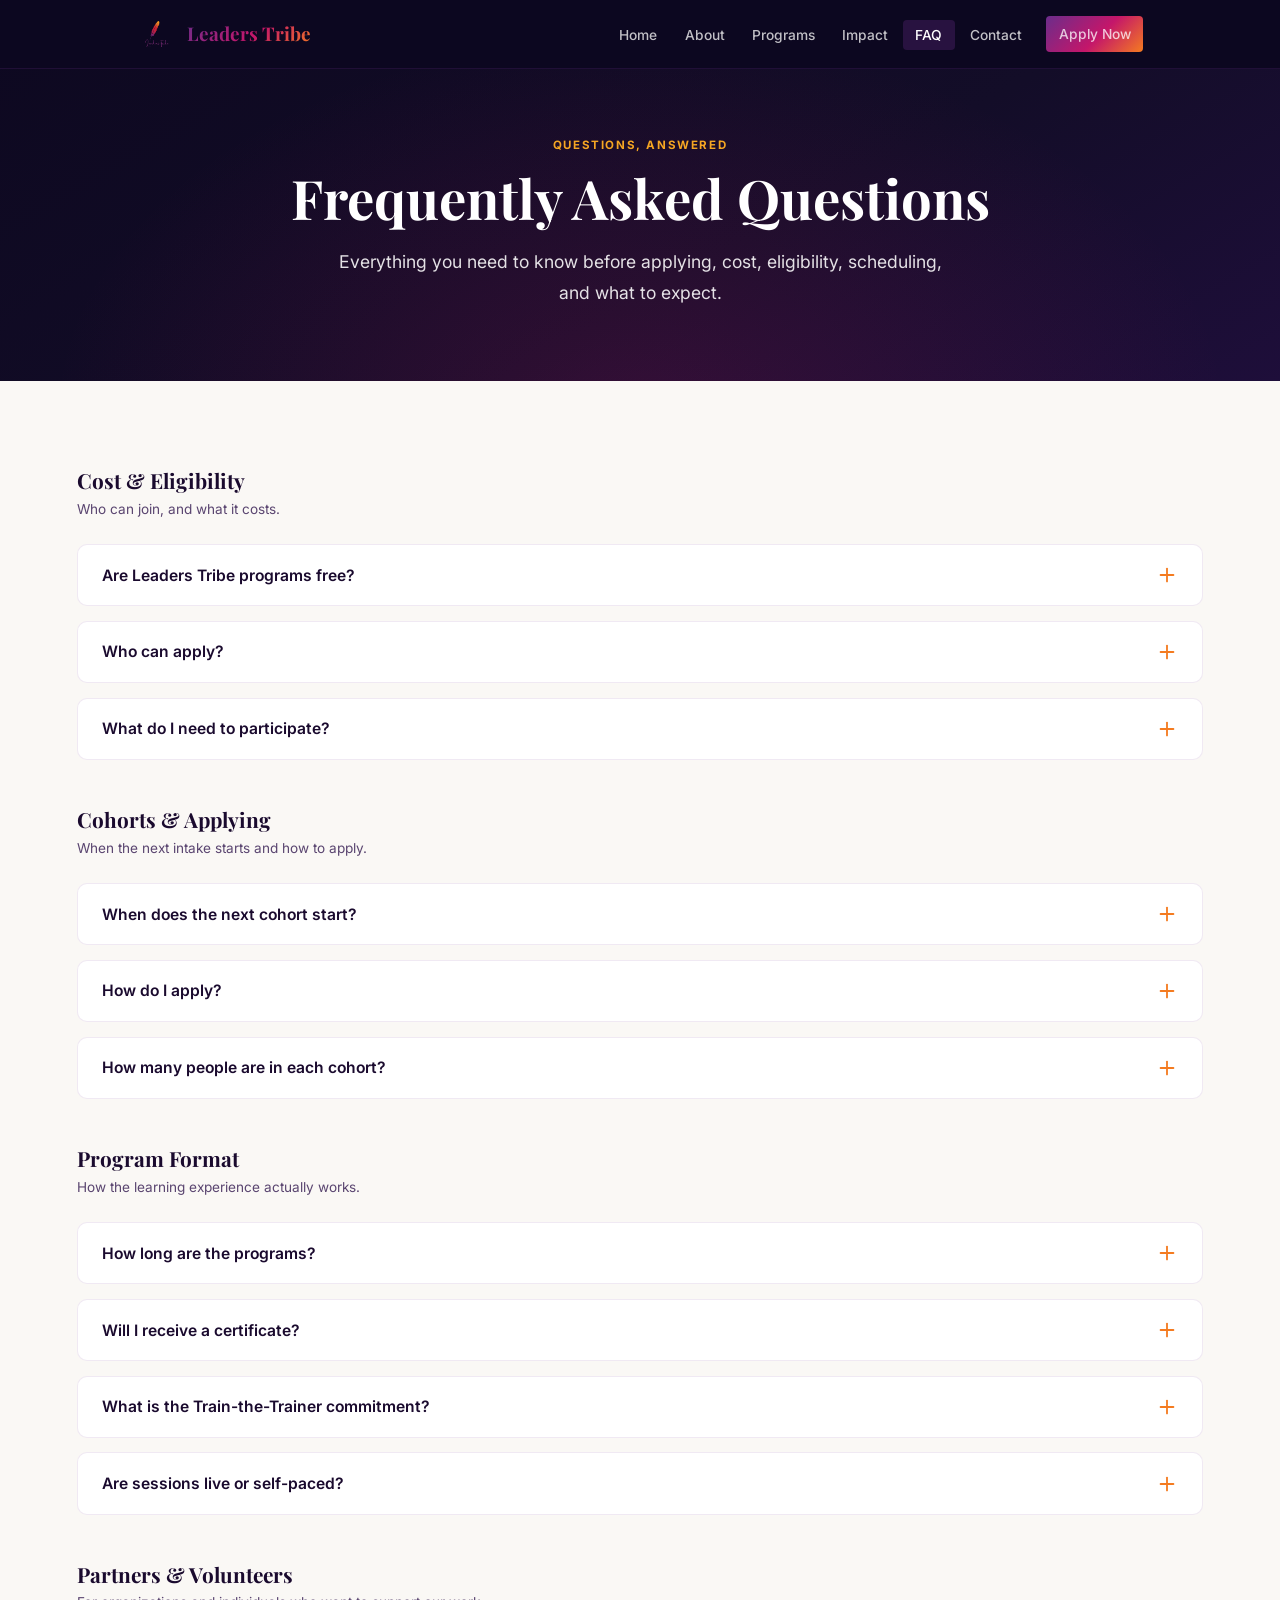
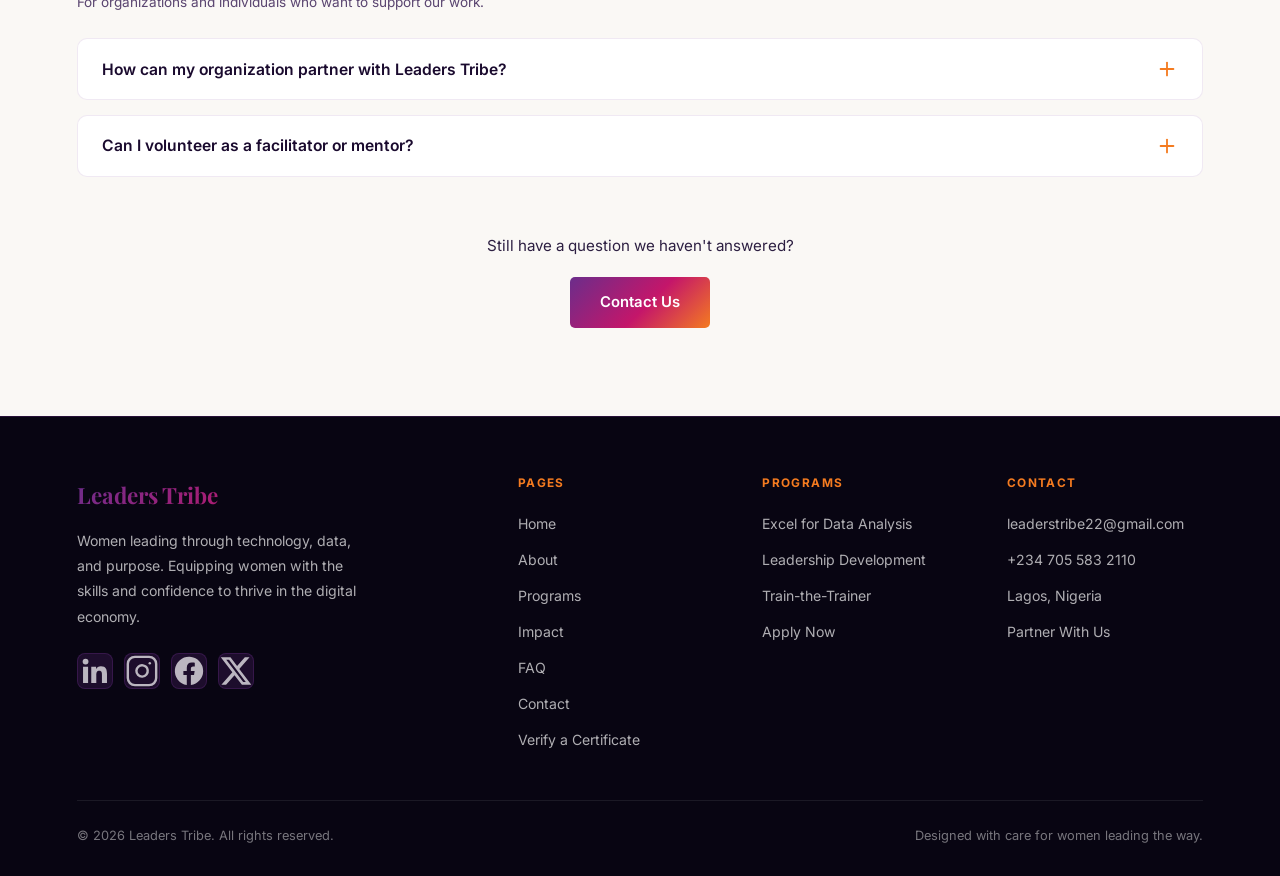
<file: faq.html>
<!DOCTYPE html>
<html lang="en">
<head>
  <!-- Google tag (gtag.js) -->
  <script async src="https://www.googletagmanager.com/gtag/js?id=G-06KXWJ6P75"></script>
  <script>
    window.dataLayer = window.dataLayer || [];
    function gtag(){dataLayer.push(arguments);}
    gtag("js", new Date());
    gtag("config", "G-06KXWJ6P75");
  </script>
  <meta charset="UTF-8" />
  <meta name="viewport" content="width=device-width, initial-scale=1.0" />
  <title>FAQ | Leaders Tribe</title>
  <meta name="description" content="Answers to common questions about Leaders Tribe programs, cost, eligibility, cohort dates, certificates, and how to apply." />
  <meta property="og:title" content="FAQ | Leaders Tribe" />
  <meta property="og:description" content="Answers to common questions about Leaders Tribe programs, cost, eligibility, cohort dates, certificates, and how to apply." />
  <meta property="og:type" content="website" />
  <meta property="og:image" content="https://leaderstribe.github.io/assets/og-image.png" />
  <meta property="og:url" content="https://leaderstribe.github.io/faq.html" />
  <link rel="canonical" href="https://leaderstribe.github.io/faq.html" />
  <link rel="icon" type="image/png" href="assets/favicon.png" />
  <link rel="apple-touch-icon" href="assets/apple-touch-icon.png" />
  <link rel="stylesheet" href="styles.css?v=2" />
  <script type="application/ld+json">
  {
    "@context": "https://schema.org",
    "@type": "FAQPage",
    "mainEntity": [
      {
        "@type": "Question",
        "name": "Are Leaders Tribe programs free?",
        "acceptedAnswer": {
          "@type": "Answer",
          "text": "Yes. Every Leaders Tribe program is completely free to participants. There is no tuition, no hidden fee, and no payment required at any stage."
        }
      },
      {
        "@type": "Question",
        "name": "Who can apply?",
        "acceptedAnswer": {
          "@type": "Answer",
          "text": "Our programs are designed for women aged 18 and above, including students, early-career professionals, entrepreneurs, NGO and nonprofit staff, and community advocates. No prior experience is required."
        }
      },
      {
        "@type": "Question",
        "name": "When does the next cohort start?",
        "acceptedAnswer": {
          "@type": "Answer",
          "text": "The next Excel for Data Analysis cohort starts on Wednesday, 11 November 2026, and applications for it are now closed. Register your interest to hear when applications open for the next cohort. Dates for the next Leadership Development Program cohort will be shared as soon as they are confirmed."
        }
      },
      {
        "@type": "Question",
        "name": "Will I receive a certificate?",
        "acceptedAnswer": {
          "@type": "Answer",
          "text": "Yes. Participants who complete a program receive a certificate of completion from Leaders Tribe. Each certificate has a unique ID that employers can check on our Verify a Certificate page."
        }
      }
    ]
  }
  </script>
  <style>
    .faq-group { margin-bottom: 3rem; }
    .faq-group:last-child { margin-bottom: 0; }
    .faq-group h2 {
      font-family: 'Playfair Display', serif;
      font-size: 1.3rem;
      color: var(--text-dark);
      margin-bottom: 0.3rem;
    }
    .faq-group .faq-group-sub {
      font-size: 0.85rem;
      color: var(--text-soft);
      margin-bottom: 1.5rem;
    }
    .faq-item {
      background: var(--white);
      border: 1px solid rgba(107,45,139,0.1);
      border-radius: 10px;
      margin-bottom: 0.9rem;
      overflow: hidden;
      transition: border-color var(--ease);
    }
    .faq-item:hover { border-color: rgba(196,22,106,0.22); }
    .faq-question {
      width: 100%;
      display: flex;
      align-items: center;
      justify-content: space-between;
      gap: 1rem;
      padding: 1.2rem 1.5rem;
      background: none;
      border: none;
      text-align: left;
      cursor: pointer;
      font-family: 'Inter', sans-serif;
      font-size: 0.98rem;
      font-weight: 600;
      color: var(--text-dark);
    }
    .faq-question .faq-icon {
      flex-shrink: 0;
      width: 22px; height: 22px;
      color: var(--orange);
      transition: transform var(--ease);
    }
    .faq-item.open .faq-question .faq-icon { transform: rotate(45deg); }
    .faq-answer {
      max-height: 0;
      overflow: hidden;
      transition: max-height 0.3s ease, padding 0.3s ease;
      padding: 0 1.5rem;
    }
    .faq-item.open .faq-answer {
      max-height: 500px;
      padding: 0 1.5rem 1.3rem;
    }
    .faq-answer p {
      color: var(--text-body);
      font-size: 0.92rem;
      line-height: 1.78;
    }
    .faq-highlight {
      background: rgba(244,123,32,0.08);
      border-left: 3px solid var(--orange);
      border-radius: 6px;
      padding: 0.7rem 1rem;
      margin-top: 0.6rem;
      font-size: 0.88rem;
      color: var(--violet-dark);
      font-weight: 600;
    }
  </style>
</head>
<body>

<div id="nav-placeholder"></div>

<div class="page-hero">
  <div class="page-hero-inner">
    <span class="tag" style="color:var(--gold);">Questions, Answered</span>
    <h1>Frequently Asked Questions</h1>
    <p>Everything you need to know before applying, cost, eligibility, scheduling, and what to expect.</p>
  </div>
</div>

<section class="bg-cream" aria-labelledby="faq-title">
  <div class="section-inner">
    <h2 id="faq-title" class="visually-hidden">Frequently Asked Questions</h2>

    <div class="faq-wrap">

      <!-- COST & ELIGIBILITY -->
      <div class="faq-group reveal">
        <h2>Cost &amp; Eligibility</h2>
        <p class="faq-group-sub">Who can join, and what it costs.</p>

        <div class="faq-item">
          <button class="faq-question" aria-expanded="false">
            Are Leaders Tribe programs free?
            <span class="faq-icon" data-icon="plus"></span>
          </button>
          <div class="faq-answer">
            <p>Yes. Every Leaders Tribe program, Excel for Data Analysis and the Leadership Development Program, is completely free to participants. There is no tuition, no hidden fee, and no payment required at any stage of the application or training process.</p>
            <div class="faq-highlight">No cost to apply. No cost to participate.</div>
          </div>
        </div>

        <div class="faq-item">
          <button class="faq-question" aria-expanded="false">
            Who can apply?
            <span class="faq-icon" data-icon="plus"></span>
          </button>
          <div class="faq-answer">
            <p>Our programs are designed for women aged 18 and above, including students, early-career professionals, entrepreneurs, NGO and nonprofit staff, and community advocates. You do not need any prior technology or leadership experience, our beginner tracks are built specifically for first-time learners.</p>
          </div>
        </div>

        <div class="faq-item">
          <button class="faq-question" aria-expanded="false">
            What do I need to participate?
            <span class="faq-icon" data-icon="plus"></span>
          </button>
          <div class="faq-answer">
            <p>You'll need a laptop or computer, a reasonably stable internet connection, and time each week for your lessons, practice work, and live classes. For the Excel for Data Analysis program, you'll also need a Google account to join our Google Classroom. All programs are delivered fully online, so you can join from anywhere.</p>
          </div>
        </div>
      </div>

      <!-- COHORTS & APPLYING -->
      <div class="faq-group reveal reveal-delay-1">
        <h2>Cohorts &amp; Applying</h2>
        <p class="faq-group-sub">When the next intake starts and how to apply.</p>

        <div class="faq-item">
          <button class="faq-question" aria-expanded="false">
            When does the next cohort start?
            <span class="faq-icon" data-icon="plus"></span>
          </button>
          <div class="faq-answer">
            <p>The next Excel for Data Analysis cohort starts on <strong>Wednesday, 11 November 2026</strong>, and applications for it are now closed. <a href="https://forms.gle/6aLrGu8hbW7KzLBk6" target="_blank" rel="noopener noreferrer" style="color:var(--magenta); font-weight:600;">Register your interest</a> to be among the first to know when applications open for the next cohort. Dates for the next Leadership Development Program cohort will be shared as soon as they are confirmed.</p>
            <div class="faq-highlight">Next Excel cohort starts: Wednesday, 11 November 2026</div>
          </div>
        </div>

        <div class="faq-item">
          <button class="faq-question" aria-expanded="false">
            How do I apply?
            <span class="faq-icon" data-icon="plus"></span>
          </button>
          <div class="faq-answer">
            <p>Fill out the form on our <a href="https://ee.kobotoolbox.org/single/4bf99a79f503f6ffee25b24ec2b9daed" target="_blank" rel="noopener noreferrer" style="color:var(--magenta); font-weight:600;">application form</a> and select "Program Application" as your reason for reaching out. Let us know which program you're interested in, and our team will follow up with next steps and confirmed cohort dates as soon as they're available.</p>
          </div>
        </div>

        <div class="faq-item">
          <button class="faq-question" aria-expanded="false">
            How many people are in each cohort?
            <span class="faq-icon" data-icon="plus"></span>
          </button>
          <div class="faq-answer">
            <p>The Excel for Data Analysis program runs in cohorts of approximately 20 women, twice a year. This keeps the learning experience personal, with enough room for real interaction, feedback, and peer support.</p>
          </div>
        </div>
      </div>

      <!-- PROGRAM FORMAT -->
      <div class="faq-group reveal reveal-delay-2">
        <h2>Program Format</h2>
        <p class="faq-group-sub">How the learning experience actually works.</p>

        <div class="faq-item">
          <button class="faq-question" aria-expanded="false">
            How long are the programs?
            <span class="faq-icon" data-icon="plus"></span>
          </button>
          <div class="faq-answer">
            <p>Excel for Data Analysis runs for 8 weeks per cohort: Level 1 (Beginner) and Level 2 (Intermediate) are 4 weeks each. The Leadership Development Program runs as a cohort-based journey with live virtual sessions delivered over several weeks. Exact durations and schedules are shared with applicants once a cohort is confirmed.</p>
          </div>
        </div>

        <div class="faq-item">
          <button class="faq-question" aria-expanded="false">
            Will I receive a certificate?
            <span class="faq-icon" data-icon="plus"></span>
          </button>
          <div class="faq-answer">
            <p>Yes. Participants who complete a program receive a certificate of completion from Leaders Tribe, which you can add to your CV or LinkedIn profile. Each certificate carries a unique ID, so employers can confirm it is genuine on our <a href="verify.html" style="color:var(--violet);font-weight:600;text-decoration:underline;">Verify a Certificate</a> page.</p>
          </div>
        </div>

        <div class="faq-item">
          <button class="faq-question" aria-expanded="false">
            What is the Train-the-Trainer commitment?
            <span class="faq-icon" data-icon="plus"></span>
          </button>
          <div class="faq-answer">
            <p>After completing Level 1 of the Excel program, participants are expected to redeliver beginner-level training to at least 10 new learners in their community or professional network, with at least half of those learners being women. This is core to how Leaders Tribe multiplies its impact, every woman trained becomes a potential trainer herself. You can read more on our <a href="programs.html#ttt" style="color:var(--magenta); font-weight:600;">Programs page</a>.</p>
          </div>
        </div>

        <div class="faq-item">
          <button class="faq-question" aria-expanded="false">
            Are sessions live or self-paced?
            <span class="faq-icon" data-icon="plus"></span>
          </button>
          <div class="faq-answer">
            <p>For Excel for Data Analysis, it's both. The program uses blended learning: every Wednesday a new self-paced lesson goes up on Google Classroom, with short videos, practice exercises, and a quick knowledge check you complete in your own time. Every Saturday at 8 pm WAT, we meet for a live class on Zoom to practise together, ask questions, and get feedback from your facilitator.</p>
            <p>The Leadership Development Program is delivered through live virtual sessions, paired with practice work you complete between sessions.</p>
          </div>
        </div>
      </div>

      <!-- PARTNERS & VOLUNTEERS -->
      <div class="faq-group reveal reveal-delay-3">
        <h2>Partners &amp; Volunteers</h2>
        <p class="faq-group-sub">For organizations and individuals who want to support our work.</p>

        <div class="faq-item">
          <button class="faq-question" aria-expanded="false">
            How can my organization partner with Leaders Tribe?
            <span class="faq-icon" data-icon="plus"></span>
          </button>
          <div class="faq-answer">
            <p>We welcome partnerships with organizations, donors, technology firms, educational institutions, and women-focused networks. Visit our <a href="contact.html#partners" style="color:var(--magenta); font-weight:600;">Partner section</a> to see the ways you can get involved, from sponsoring a cohort to providing mentorship.</p>
          </div>
        </div>

        <div class="faq-item">
          <button class="faq-question" aria-expanded="false">
            Can I volunteer as a facilitator or mentor?
            <span class="faq-icon" data-icon="plus"></span>
          </button>
          <div class="faq-answer">
            <p>Yes, we are always looking for experienced professionals who want to give back as facilitators or mentors. Reach out through our <a href="https://ee.kobotoolbox.org/single/4bf99a79f503f6ffee25b24ec2b9daed" target="_blank" rel="noopener noreferrer" style="color:var(--magenta); font-weight:600;">application form</a> and select "Volunteering" to start the conversation.</p>
          </div>
        </div>
      </div>

    </div>

    <div style="text-align:center; margin-top:3.5rem;">
      <p style="color:var(--text-body); font-size:0.95rem; margin-bottom:1.2rem;">Still have a question we haven't answered?</p>
      <a href="contact.html" class="btn btn-primary">Contact Us</a>
    </div>

  </div>
</section>

<div id="footer-placeholder"></div>

<script src="icons.js"></script>
<script src="shared-nav-footer.js?v=3"></script>
<script src="script.js?v=2"></script>
<script>
  initPage('FAQ');

  // FAQ accordion behavior
  document.querySelectorAll('.faq-question').forEach(btn => {
    btn.addEventListener('click', () => {
      const item = btn.closest('.faq-item');
      const isOpen = item.classList.contains('open');
      item.classList.toggle('open');
      btn.setAttribute('aria-expanded', String(!isOpen));
    });
  });
</script>
</body>
</html>
</file>
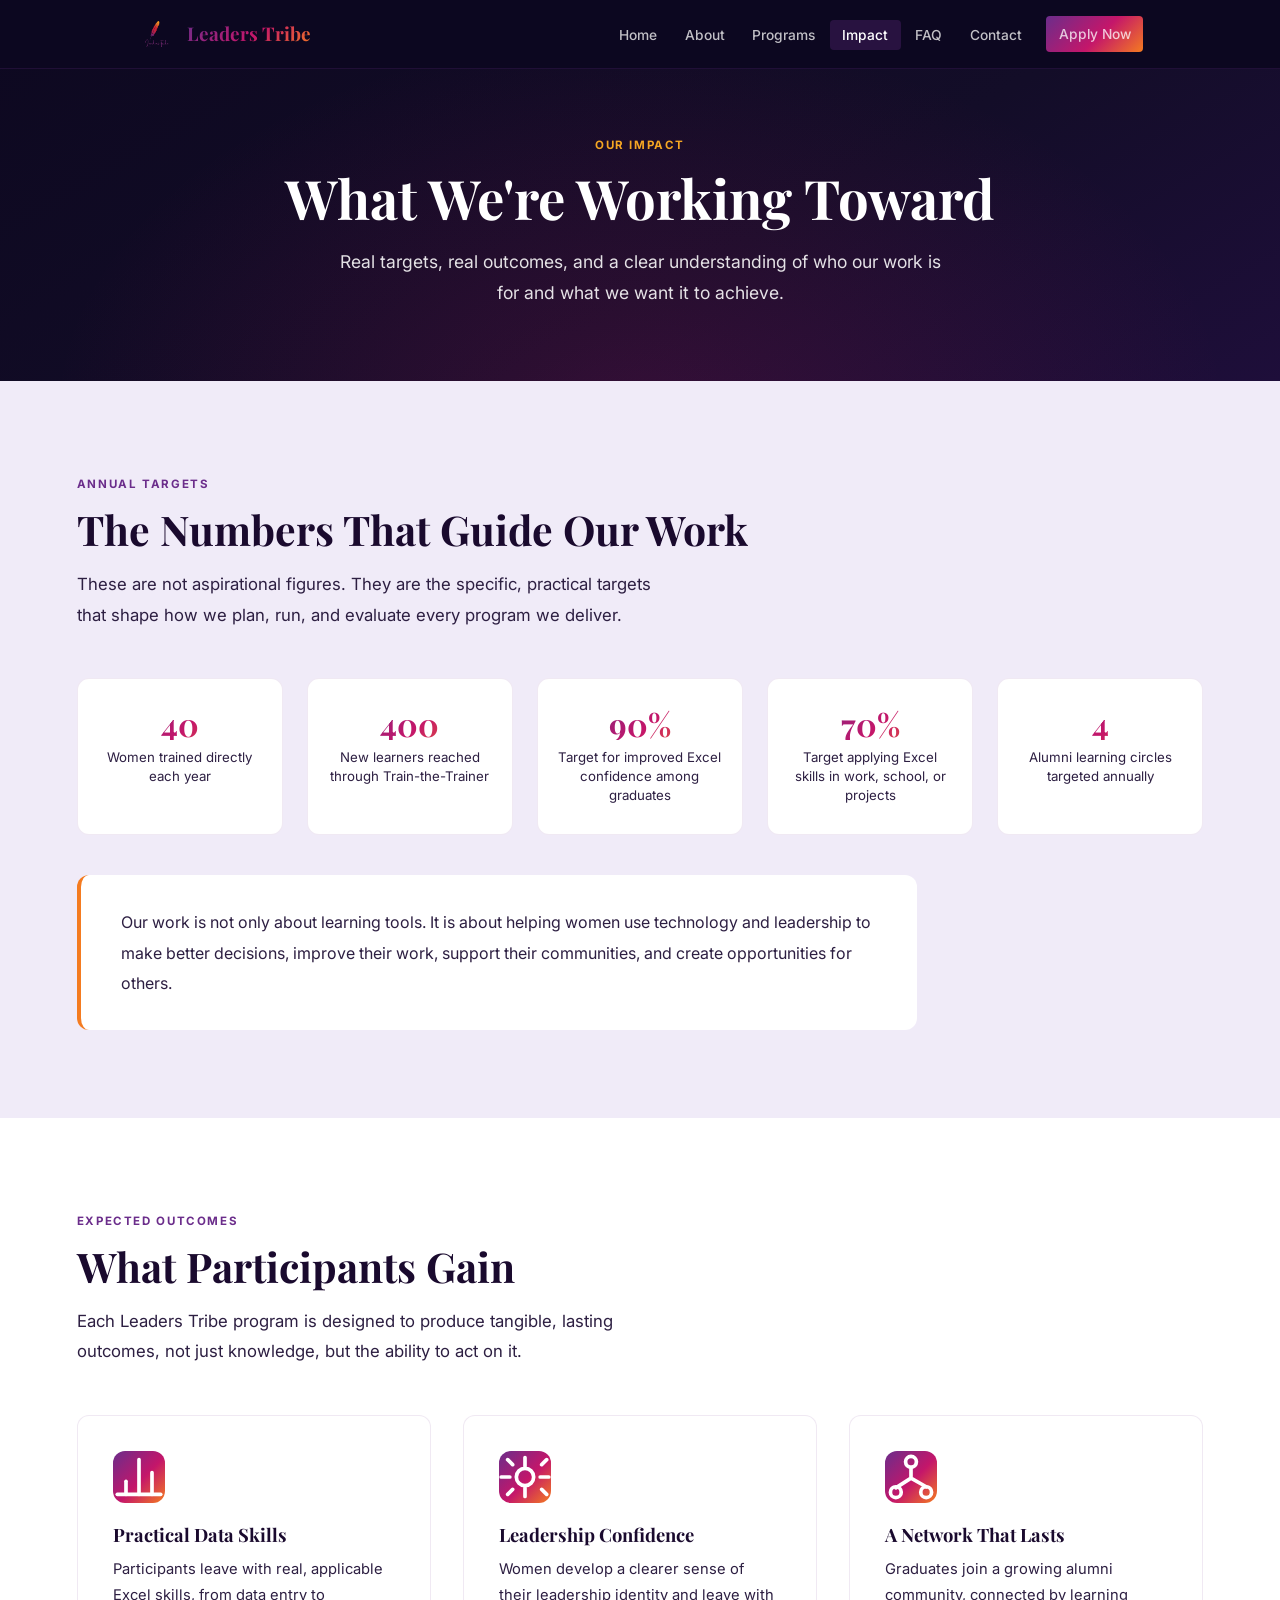
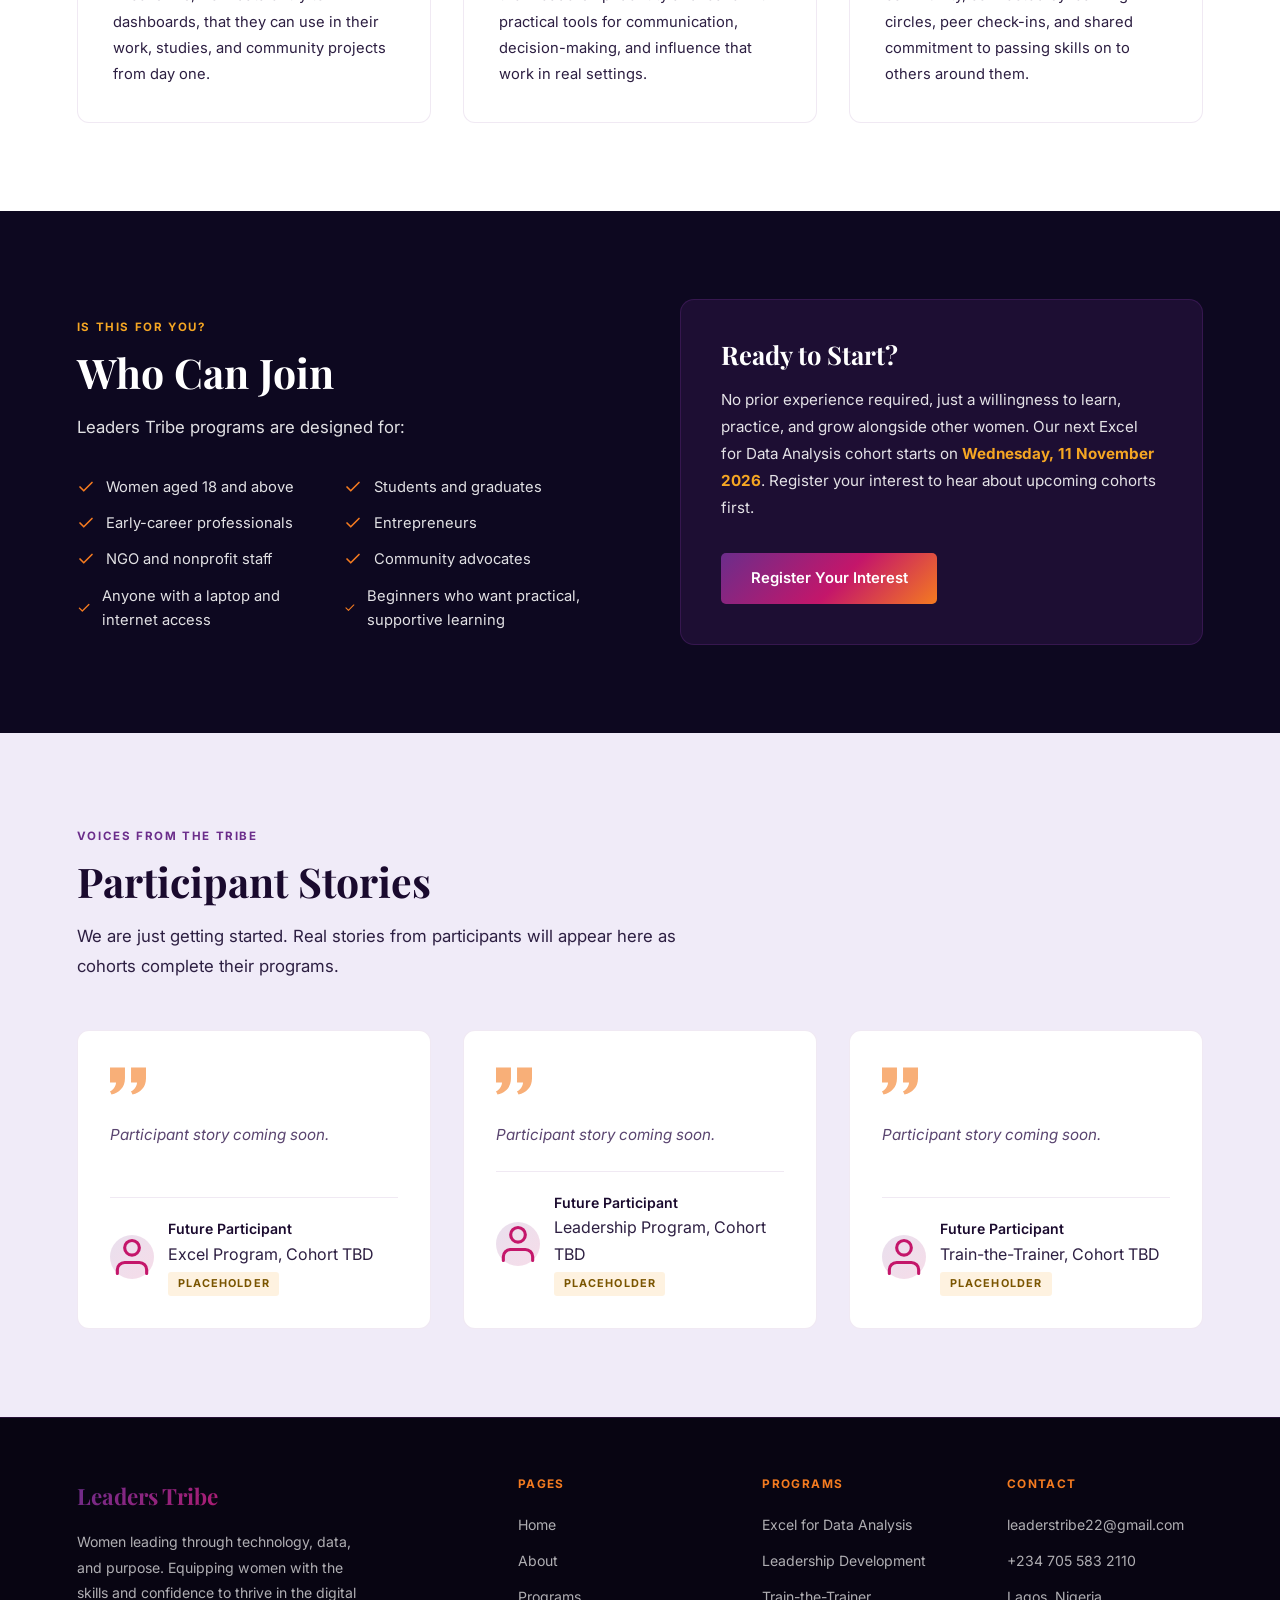
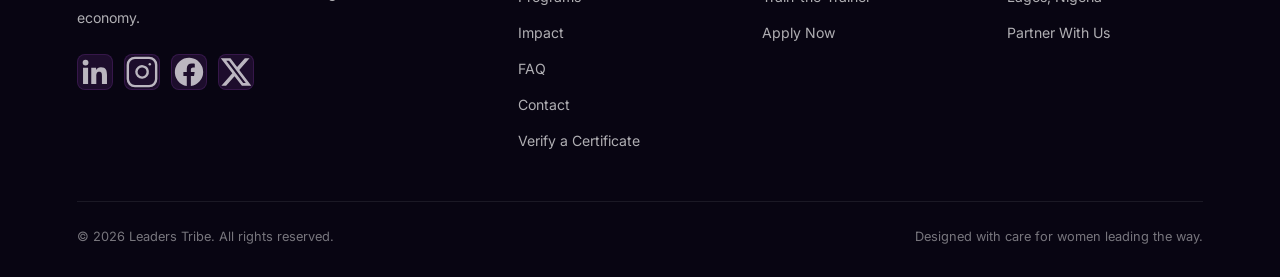
<file: impact.html>
<!DOCTYPE html>
<html lang="en">
<head>
  <!-- Google tag (gtag.js) -->
  <script async src="https://www.googletagmanager.com/gtag/js?id=G-06KXWJ6P75"></script>
  <script>
    window.dataLayer = window.dataLayer || [];
    function gtag(){dataLayer.push(arguments);}
    gtag("js", new Date());
    gtag("config", "G-06KXWJ6P75");
  </script>
  <meta charset="UTF-8" />
  <meta name="viewport" content="width=device-width, initial-scale=1.0" />
  <title>Impact | Leaders Tribe</title>
  <meta name="description" content="See the impact of Leaders Tribe, our targets, outcomes, and the women our programs are designed to serve." />
  <meta property="og:title" content="Impact | Leaders Tribe" />
  <meta property="og:description" content="See the impact of Leaders Tribe, our targets, outcomes, and the women our programs are designed to serve." />
  <meta property="og:type" content="website" />
  <meta property="og:image" content="https://leaderstribe.github.io/assets/og-image.png" />
  <meta property="og:url" content="https://leaderstribe.github.io/impact.html" />
  <meta name="twitter:card" content="summary_large_image" />
  <link rel="canonical" href="https://leaderstribe.github.io/impact.html" />
  <link rel="icon" type="image/png" href="assets/favicon.png" />
  <link rel="apple-touch-icon" href="assets/apple-touch-icon.png" />
  <link rel="stylesheet" href="styles.css?v=2" />
</head>
<body>

<div id="nav-placeholder"></div>

<div class="page-hero">
  <div class="page-hero-inner">
    <span class="tag" style="color:var(--gold);">Our Impact</span>
    <h1>What We're Working Toward</h1>
    <p>Real targets, real outcomes, and a clear understanding of who our work is for and what we want it to achieve.</p>
  </div>
</div>

<!-- ============================================================
     IMPACT STATS
     ============================================================ -->
<section class="bg-lavender" aria-labelledby="impact-title">
  <div class="section-inner">
    <span class="tag">Annual Targets</span>
    <h2 id="impact-title" class="section-title">The Numbers That Guide Our Work</h2>
    <p class="section-sub">These are not aspirational figures. They are the specific, practical targets that shape how we plan, run, and evaluate every program we deliver.</p>
    <div class="impact-stats">
      <div class="impact-stat reveal">
        <div class="impact-stat-num">40</div>
        <div class="impact-stat-label">Women trained directly each year</div>
      </div>
      <div class="impact-stat reveal reveal-delay-1">
        <div class="impact-stat-num">400</div>
        <div class="impact-stat-label">New learners reached through Train-the-Trainer</div>
      </div>
      <div class="impact-stat reveal reveal-delay-2">
        <div class="impact-stat-num">90%</div>
        <div class="impact-stat-label">Target for improved Excel confidence among graduates</div>
      </div>
      <div class="impact-stat reveal reveal-delay-3">
        <div class="impact-stat-num">70%</div>
        <div class="impact-stat-label">Target applying Excel skills in work, school, or projects</div>
      </div>
      <div class="impact-stat reveal reveal-delay-4">
        <div class="impact-stat-num">4</div>
        <div class="impact-stat-label">Alumni learning circles targeted annually</div>
      </div>
    </div>
    <div class="impact-note reveal">
      <p>Our work is not only about learning tools. It is about helping women use technology and leadership to make better decisions, improve their work, support their communities, and create opportunities for others.</p>
    </div>
  </div>
</section>

<!-- ============================================================
     FOCUS AREAS RECAP
     ============================================================ -->
<section class="bg-white" aria-labelledby="outcomes-title">
  <div class="section-inner">
    <span class="tag">Expected Outcomes</span>
    <h2 id="outcomes-title" class="section-title">What Participants Gain</h2>
    <p class="section-sub">Each Leaders Tribe program is designed to produce tangible, lasting outcomes, not just knowledge, but the ability to act on it.</p>
    <div class="focus-grid" style="margin-top:3rem;">
      <div class="focus-card reveal">
        <div class="focus-icon" data-icon="chartbar"></div>
        <h3>Practical Data Skills</h3>
        <p>Participants leave with real, applicable Excel skills, from data entry to dashboards, that they can use in their work, studies, and community projects from day one.</p>
      </div>
      <div class="focus-card reveal reveal-delay-1">
        <div class="focus-icon" data-icon="spark"></div>
        <h3>Leadership Confidence</h3>
        <p>Women develop a clearer sense of their leadership identity and leave with practical tools for communication, decision-making, and influence that work in real settings.</p>
      </div>
      <div class="focus-card reveal reveal-delay-2">
        <div class="focus-icon" data-icon="network"></div>
        <h3>A Network That Lasts</h3>
        <p>Graduates join a growing alumni community, connected by learning circles, peer check-ins, and shared commitment to passing skills on to others around them.</p>
      </div>
    </div>
  </div>
</section>

<!-- ============================================================
     WHO CAN JOIN
     ============================================================ -->
<section class="bg-dark dark-section" aria-labelledby="who-title">
  <div class="section-inner who-inner">
    <div class="who-text reveal">
      <span class="tag">Is This for You?</span>
      <h2 id="who-title" class="section-title">Who Can Join</h2>
      <p class="section-sub" style="color:rgba(255,255,255,0.88);">Leaders Tribe programs are designed for:</p>
      <div class="who-list">
        <div class="who-item"><span data-icon="check" style="display:flex;"></span> Women aged 18 and above</div>
        <div class="who-item"><span data-icon="check" style="display:flex;"></span> Students and graduates</div>
        <div class="who-item"><span data-icon="check" style="display:flex;"></span> Early-career professionals</div>
        <div class="who-item"><span data-icon="check" style="display:flex;"></span> Entrepreneurs</div>
        <div class="who-item"><span data-icon="check" style="display:flex;"></span> NGO and nonprofit staff</div>
        <div class="who-item"><span data-icon="check" style="display:flex;"></span> Community advocates</div>
        <div class="who-item"><span data-icon="check" style="display:flex;"></span> Anyone with a laptop and internet access</div>
        <div class="who-item"><span data-icon="check" style="display:flex;"></span> Beginners who want practical, supportive learning</div>
      </div>
    </div>
    <div class="who-cta reveal reveal-delay-1">
      <h3>Ready to Start?</h3>
      <p>No prior experience required, just a willingness to learn, practice, and grow alongside other women. Our next Excel for Data Analysis cohort starts on <strong style="color:var(--gold);">Wednesday, 11 November 2026</strong>. Register your interest to hear about upcoming cohorts first.</p>
      <a href="https://forms.gle/6aLrGu8hbW7KzLBk6" target="_blank" rel="noopener noreferrer" class="btn btn-primary">Register Your Interest</a>
    </div>
  </div>
</section>

<!-- ============================================================
     TESTIMONIALS
     ============================================================ -->
<section class="bg-lavender" aria-labelledby="testimonials-title">
  <div class="section-inner">
    <span class="tag">Voices from the Tribe</span>
    <h2 id="testimonials-title" class="section-title">Participant Stories</h2>
    <p class="section-sub">We are just getting started. Real stories from participants will appear here as cohorts complete their programs.</p>
    <div class="testimonials-grid">
      <div class="testimonial-card reveal">
        <div class="quote-icon" data-icon="quote"></div>
        <p class="testimonial-placeholder">Participant story coming soon.</p>
        <div class="testimonial-author">
          <div class="author-avatar" data-icon="person"></div>
          <div class="author-info">
            <p>Future Participant</p>
            <p>Excel Program, Cohort TBD</p>
            <span class="placeholder-badge">Placeholder</span>
          </div>
        </div>
      </div>
      <div class="testimonial-card reveal reveal-delay-1">
        <div class="quote-icon" data-icon="quote"></div>
        <p class="testimonial-placeholder">Participant story coming soon.</p>
        <div class="testimonial-author">
          <div class="author-avatar" data-icon="person"></div>
          <div class="author-info">
            <p>Future Participant</p>
            <p>Leadership Program, Cohort TBD</p>
            <span class="placeholder-badge">Placeholder</span>
          </div>
        </div>
      </div>
      <div class="testimonial-card reveal reveal-delay-2">
        <div class="quote-icon" data-icon="quote"></div>
        <p class="testimonial-placeholder">Participant story coming soon.</p>
        <div class="testimonial-author">
          <div class="author-avatar" data-icon="person"></div>
          <div class="author-info">
            <p>Future Participant</p>
            <p>Train-the-Trainer, Cohort TBD</p>
            <span class="placeholder-badge">Placeholder</span>
          </div>
        </div>
      </div>
    </div>
  </div>
</section>

<div id="footer-placeholder"></div>

<script src="icons.js"></script>
<script src="shared-nav-footer.js?v=3"></script>
<script src="script.js?v=2"></script>
<script>initPage('Impact');</script>
</body>
</html>
</file>
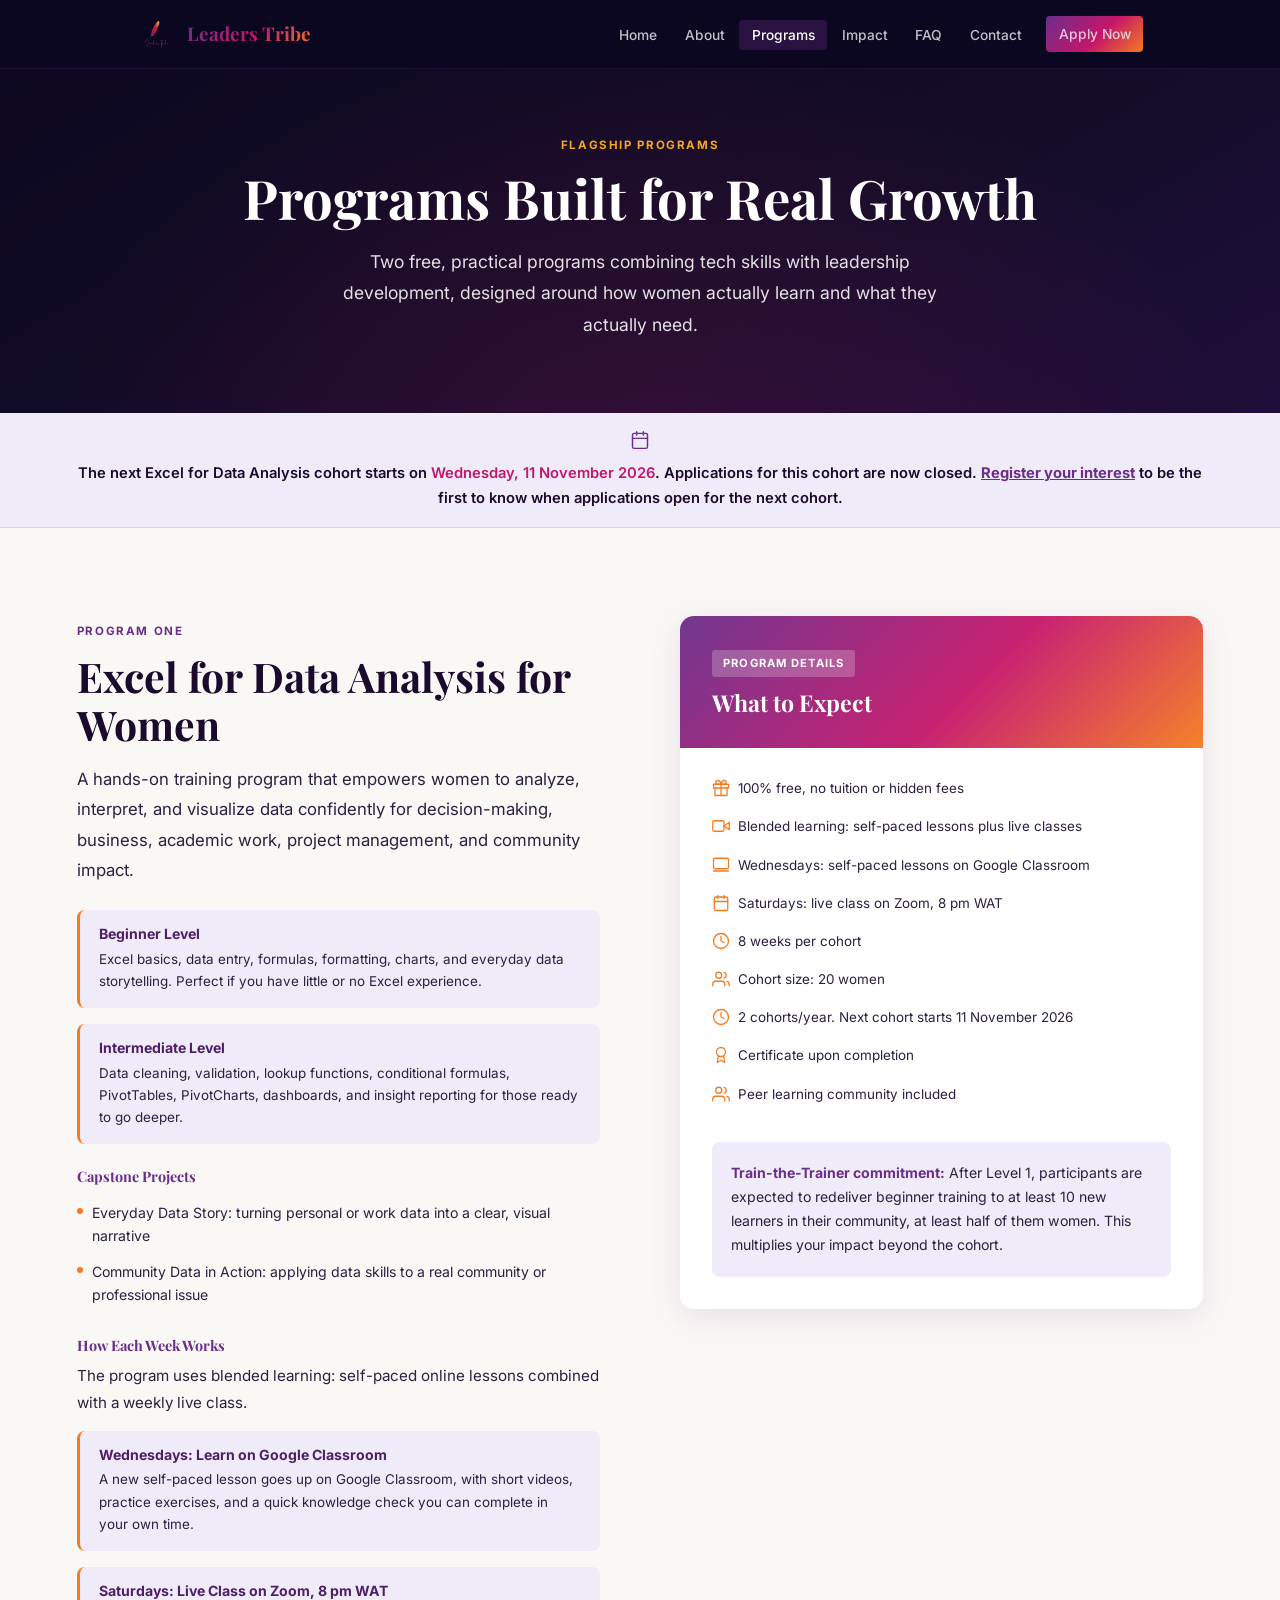
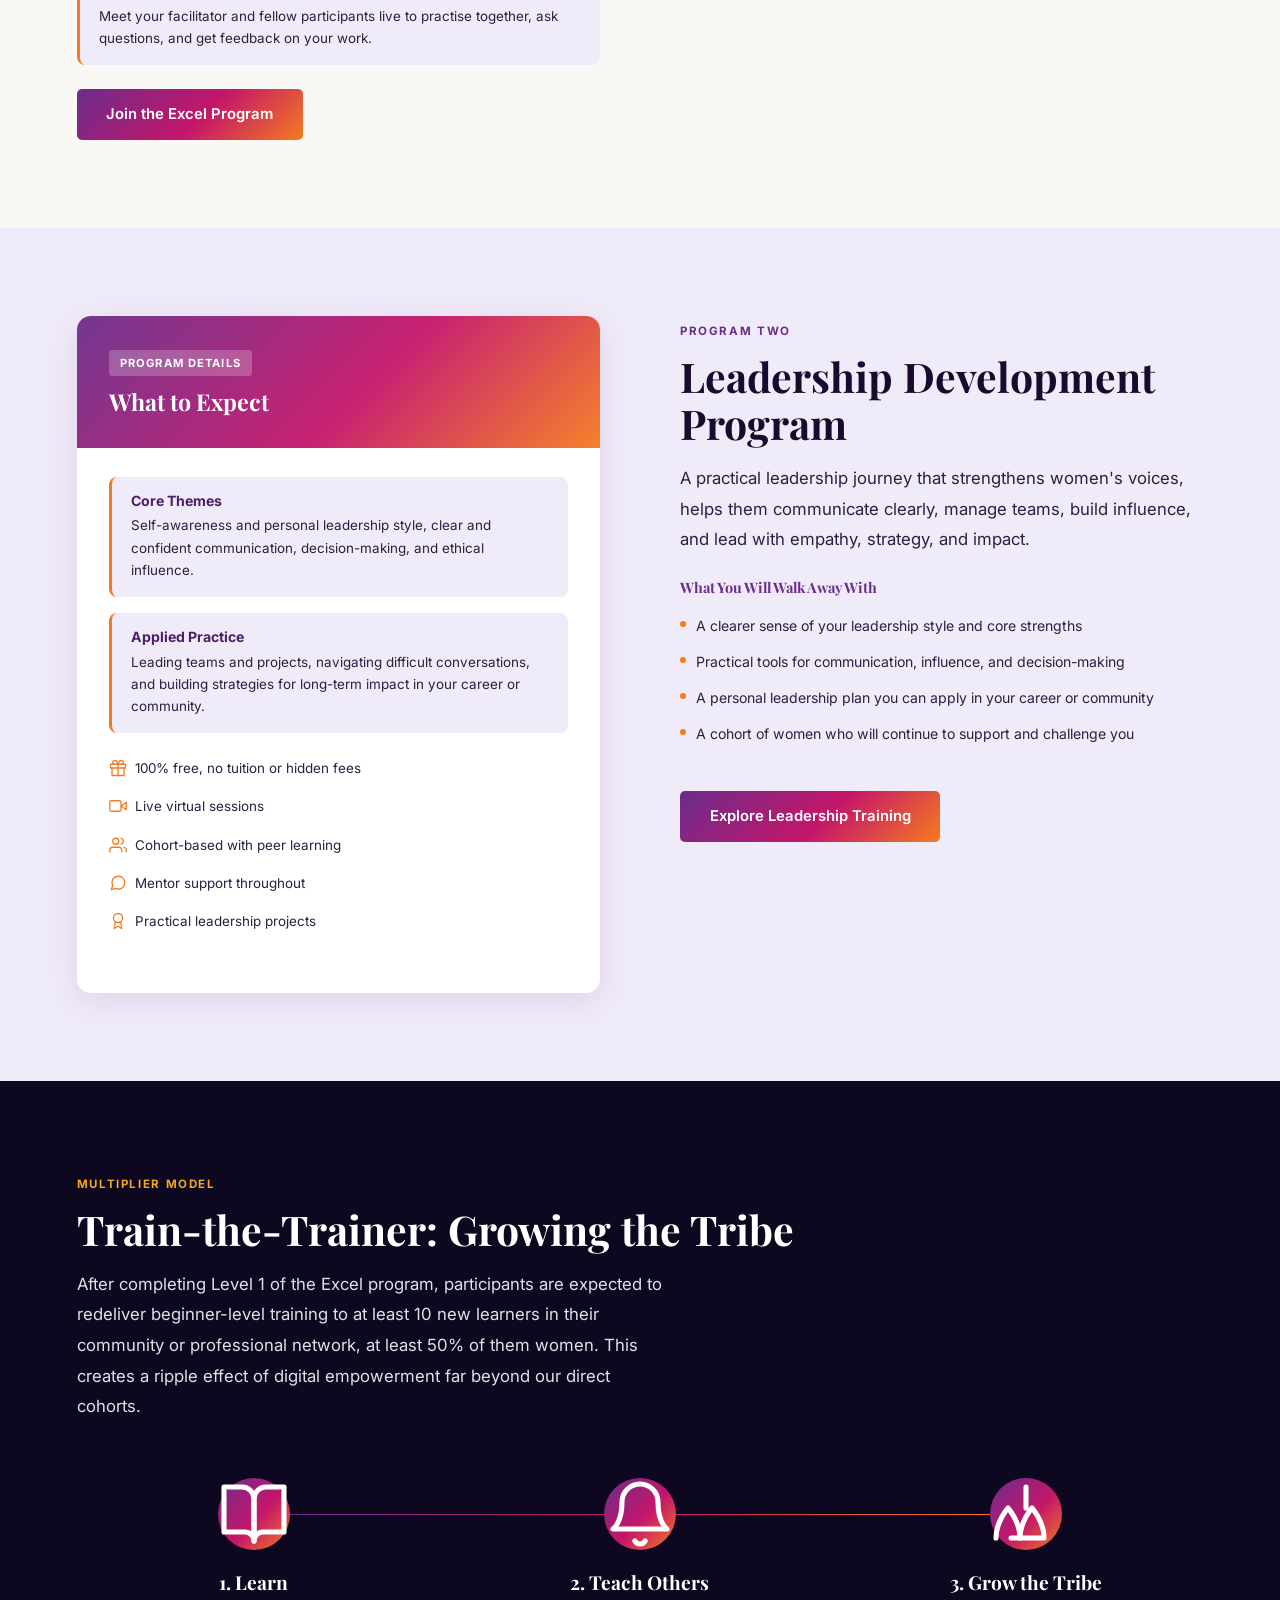
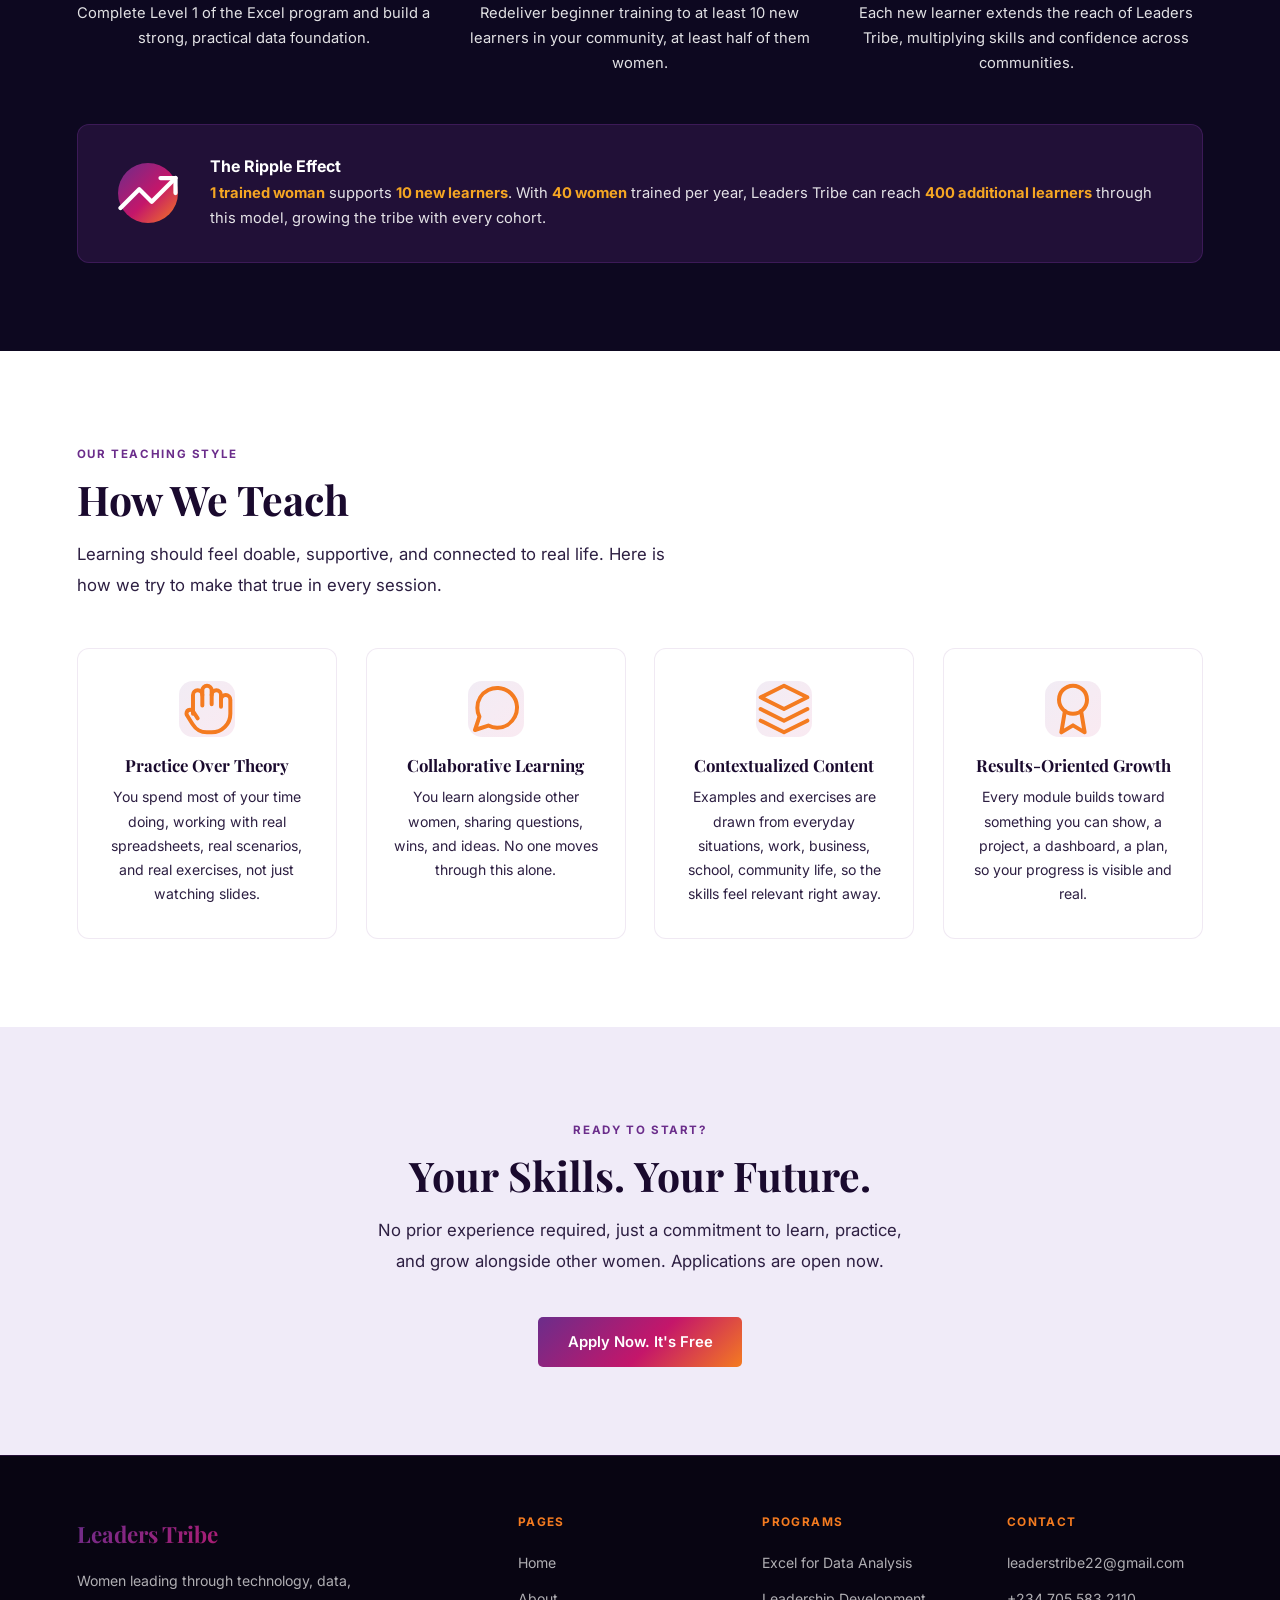
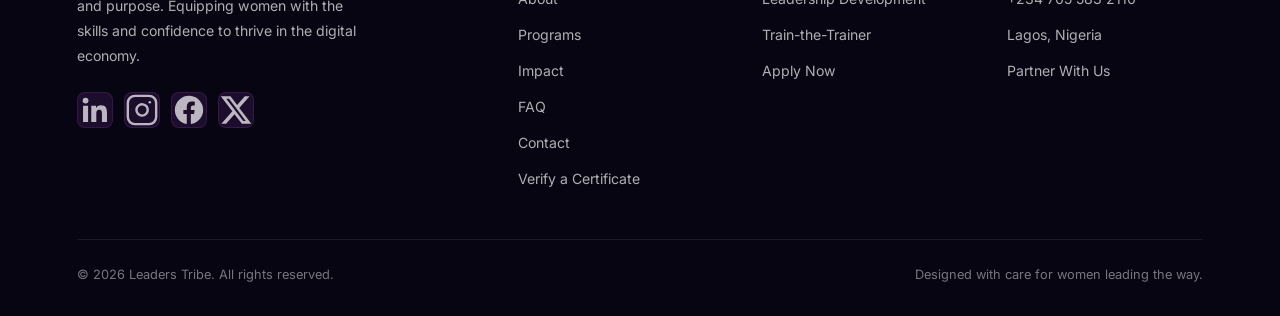
<file: programs.html>
<!DOCTYPE html>
<html lang="en">
<head>
  <!-- Google tag (gtag.js) -->
  <script async src="https://www.googletagmanager.com/gtag/js?id=G-06KXWJ6P75"></script>
  <script>
    window.dataLayer = window.dataLayer || [];
    function gtag(){dataLayer.push(arguments);}
    gtag("js", new Date());
    gtag("config", "G-06KXWJ6P75");
  </script>
  <meta charset="UTF-8" />
  <meta name="viewport" content="width=device-width, initial-scale=1.0" />
  <title>Programs | Leaders Tribe</title>
  <meta name="description" content="Explore the Excel for Data Analysis and Leadership Development programs at Leaders Tribe: practical, free, and designed for women." />
  <meta property="og:title" content="Programs | Leaders Tribe" />
  <meta property="og:description" content="Explore the Excel for Data Analysis and Leadership Development programs at Leaders Tribe: practical, free, and designed for women." />
  <meta property="og:type" content="website" />
  <meta property="og:image" content="https://leaderstribe.github.io/assets/og-image.png" />
  <meta property="og:url" content="https://leaderstribe.github.io/programs.html" />
  <meta name="twitter:card" content="summary_large_image" />
  <link rel="canonical" href="https://leaderstribe.github.io/programs.html" />
  <link rel="icon" type="image/png" href="assets/favicon.png" />
  <link rel="apple-touch-icon" href="assets/apple-touch-icon.png" />
  <link rel="stylesheet" href="styles.css?v=2" />
</head>
<body>

<div id="nav-placeholder"></div>

<div class="page-hero">
  <div class="page-hero-inner">
    <span class="tag" style="color:var(--gold);">Flagship Programs</span>
    <h1>Programs Built for Real Growth</h1>
    <p>Two free, practical programs combining tech skills with leadership development, designed around how women actually learn and what they actually need.</p>
  </div>
</div>

<!-- COHORT ANNOUNCEMENT BANNER -->
<div style="background: var(--lavender); border-bottom: 1px solid rgba(107,45,139,0.15); padding: 1.1rem 6%;">
  <div class="section-inner" style="display:flex; align-items:center; justify-content:center; gap:0.7rem; flex-wrap:wrap; text-align:center;">
    <span data-icon="calendar" style="display:flex; width:20px; height:20px; color:var(--violet); flex-shrink:0;"></span>
    <p style="font-size:0.92rem; color:var(--text-dark); font-weight:600; margin:0;">
      The next Excel for Data Analysis cohort starts on <span style="color:var(--magenta);">Wednesday, 11 November 2026</span>.
      Applications for this cohort are now closed.
      <a href="https://forms.gle/6aLrGu8hbW7KzLBk6" target="_blank" rel="noopener noreferrer" style="color:var(--violet); text-decoration:underline; font-weight:700;">Register your interest</a> to be the first to know when applications open for the next cohort.
    </p>
  </div>
</div>

<!-- ============================================================
     EXCEL PROGRAM
     ============================================================ -->
<section id="excel" class="bg-cream" aria-labelledby="excel-title">
  <div class="section-inner">
    <div class="program-split">
      <div class="reveal">
        <span class="tag">Program One</span>
        <h2 id="excel-title" class="section-title">Excel for Data Analysis for Women</h2>
        <p style="color:var(--text-body); font-size:1.05rem; line-height:1.82; margin-bottom:1.5rem;">
          A hands-on training program that empowers women to analyze, interpret, and visualize data confidently for decision-making, business, academic work, project management, and community impact.
        </p>
        <div class="program-levels">
          <div class="level-block">
            <h4>Beginner Level</h4>
            <p>Excel basics, data entry, formulas, formatting, charts, and everyday data storytelling. Perfect if you have little or no Excel experience.</p>
          </div>
          <div class="level-block">
            <h4>Intermediate Level</h4>
            <p>Data cleaning, validation, lookup functions, conditional formulas, PivotTables, PivotCharts, dashboards, and insight reporting for those ready to go deeper.</p>
          </div>
        </div>
        <h4 style="font-size:0.9rem; font-weight:700; color:var(--violet); margin:1.5rem 0 0.6rem;">Capstone Projects</h4>
        <ul class="capstone-list">
          <li>Everyday Data Story: turning personal or work data into a clear, visual narrative</li>
          <li>Community Data in Action: applying data skills to a real community or professional issue</li>
        </ul>
        <h4 style="font-size:0.9rem; font-weight:700; color:var(--violet); margin:1.5rem 0 0.6rem;">How Each Week Works</h4>
        <p style="color:var(--text-body); font-size:0.95rem; line-height:1.75; margin-bottom:0.9rem;">
          The program uses blended learning: self-paced online lessons combined with a weekly live class.
        </p>
        <div class="program-levels">
          <div class="level-block">
            <h4>Wednesdays: Learn on Google Classroom</h4>
            <p>A new self-paced lesson goes up on Google Classroom, with short videos, practice exercises, and a quick knowledge check you can complete in your own time.</p>
          </div>
          <div class="level-block">
            <h4>Saturdays: Live Class on Zoom, 8 pm WAT</h4>
            <p>Meet your facilitator and fellow participants live to practise together, ask questions, and get feedback on your work.</p>
          </div>
        </div>
        <a href="https://ee.kobotoolbox.org/single/4bf99a79f503f6ffee25b24ec2b9daed" target="_blank" rel="noopener noreferrer" class="btn btn-primary">Join the Excel Program</a>
      </div>
      <div class="reveal reveal-delay-1">
        <div class="program-card" style="border:none; box-shadow: 0 8px 32px rgba(107,45,139,0.12);">
          <div class="program-header">
            <div class="program-header-content">
              <span class="program-badge">Program Details</span>
              <h3>What to Expect</h3>
            </div>
          </div>
          <div class="program-body">
            <div class="program-meta" style="grid-template-columns:1fr; gap:1rem;">
              <div class="meta-item"><span data-icon="gift"     style="display:flex;width:18px;height:18px;color:var(--orange);"></span> 100% free, no tuition or hidden fees</div>
              <div class="meta-item"><span data-icon="video"    style="display:flex;width:18px;height:18px;color:var(--orange);"></span> Blended learning: self-paced lessons plus live classes</div>
              <div class="meta-item"><span data-icon="laptop"   style="display:flex;width:18px;height:18px;color:var(--orange);"></span> Wednesdays: self-paced lessons on Google Classroom</div>
              <div class="meta-item"><span data-icon="calendar" style="display:flex;width:18px;height:18px;color:var(--orange);"></span> Saturdays: live class on Zoom, 8 pm WAT</div>
              <div class="meta-item"><span data-icon="clock"    style="display:flex;width:18px;height:18px;color:var(--orange);"></span> 8 weeks per cohort</div>
              <div class="meta-item"><span data-icon="users"    style="display:flex;width:18px;height:18px;color:var(--orange);"></span> Cohort size: 20 women</div>
              <div class="meta-item"><span data-icon="clock"    style="display:flex;width:18px;height:18px;color:var(--orange);"></span> 2 cohorts/year. Next cohort starts 11 November 2026</div>
              <div class="meta-item"><span data-icon="award"    style="display:flex;width:18px;height:18px;color:var(--orange);"></span> Certificate upon completion</div>
              <div class="meta-item"><span data-icon="community"style="display:flex;width:18px;height:18px;color:var(--orange);"></span> Peer learning community included</div>
            </div>
            <div style="background:var(--lavender); border-radius:8px; padding:1.2rem; margin-top:0.5rem;">
              <p style="font-size:0.88rem; color:var(--text-body); line-height:1.72;">
                <strong style="color:var(--violet);">Train-the-Trainer commitment:</strong> After Level 1, participants are expected to redeliver beginner training to at least 10 new learners in their community, at least half of them women. This multiplies your impact beyond the cohort.
              </p>
            </div>
          </div>
        </div>
      </div>
    </div>
  </div>
</section>

<!-- ============================================================
     LEADERSHIP PROGRAM
     ============================================================ -->
<section id="leadership" class="bg-lavender" aria-labelledby="leadership-title">
  <div class="section-inner">
    <div class="program-split">
      <div class="reveal">
        <div class="program-card" style="border:none; box-shadow: 0 8px 32px rgba(107,45,139,0.12);">
          <div class="program-header">
            <div class="program-header-content">
              <span class="program-badge">Program Details</span>
              <h3>What to Expect</h3>
            </div>
          </div>
          <div class="program-body">
            <div class="program-levels">
              <div class="level-block">
                <h4>Core Themes</h4>
                <p>Self-awareness and personal leadership style, clear and confident communication, decision-making, and ethical influence.</p>
              </div>
              <div class="level-block">
                <h4>Applied Practice</h4>
                <p>Leading teams and projects, navigating difficult conversations, and building strategies for long-term impact in your career or community.</p>
              </div>
            </div>
            <div class="program-meta" style="grid-template-columns:1fr; gap:1rem;">
              <div class="meta-item"><span data-icon="gift"     style="display:flex;width:18px;height:18px;color:var(--orange);"></span> 100% free, no tuition or hidden fees</div>
              <div class="meta-item"><span data-icon="video"    style="display:flex;width:18px;height:18px;color:var(--orange);"></span> Live virtual sessions</div>
              <div class="meta-item"><span data-icon="users"    style="display:flex;width:18px;height:18px;color:var(--orange);"></span> Cohort-based with peer learning</div>
              <div class="meta-item"><span data-icon="chat"     style="display:flex;width:18px;height:18px;color:var(--orange);"></span> Mentor support throughout</div>
              <div class="meta-item"><span data-icon="award"    style="display:flex;width:18px;height:18px;color:var(--orange);"></span> Practical leadership projects</div>
            </div>
          </div>
        </div>
      </div>
      <div class="reveal reveal-delay-1">
        <span class="tag">Program Two</span>
        <h2 id="leadership-title" class="section-title">Leadership Development Program</h2>
        <p style="color:var(--text-body); font-size:1.05rem; line-height:1.82; margin-bottom:1.5rem;">
          A practical leadership journey that strengthens women's voices, helps them communicate clearly, manage teams, build influence, and lead with empathy, strategy, and impact.
        </p>
        <h4 style="font-size:0.9rem; font-weight:700; color:var(--violet); margin-bottom:0.75rem;">What You Will Walk Away With</h4>
        <ul class="capstone-list">
          <li>A clearer sense of your leadership style and core strengths</li>
          <li>Practical tools for communication, influence, and decision-making</li>
          <li>A personal leadership plan you can apply in your career or community</li>
          <li>A cohort of women who will continue to support and challenge you</li>
        </ul>
        <a href="https://ee.kobotoolbox.org/single/4bf99a79f503f6ffee25b24ec2b9daed" target="_blank" rel="noopener noreferrer" class="btn btn-primary" style="margin-top:1rem;">Explore Leadership Training</a>
      </div>
    </div>
  </div>
</section>

<!-- ============================================================
     TRAIN-THE-TRAINER
     ============================================================ -->
<section id="ttt" class="bg-dark dark-section" aria-labelledby="ttt-title">
  <div class="section-inner">
    <div class="ttt-intro">
      <span class="tag">Multiplier Model</span>
      <h2 id="ttt-title" class="section-title">Train-the-Trainer: Growing the Tribe</h2>
      <p class="section-sub" style="color:rgba(255,255,255,0.88);">
        After completing Level 1 of the Excel program, participants are expected to redeliver beginner-level training to at least 10 new learners in their community or professional network, at least 50% of them women. This creates a ripple effect of digital empowerment far beyond our direct cohorts.
      </p>
    </div>
    <div class="ttt-steps">
      <div class="ttt-step reveal">
        <div class="ttt-num" data-icon="bookopen"></div>
        <h3>1. Learn</h3>
        <p>Complete Level 1 of the Excel program and build a strong, practical data foundation.</p>
      </div>
      <div class="ttt-step reveal reveal-delay-1">
        <div class="ttt-num" data-icon="teach"></div>
        <h3>2. Teach Others</h3>
        <p>Redeliver beginner training to at least 10 new learners in your community, at least half of them women.</p>
      </div>
      <div class="ttt-step reveal reveal-delay-2">
        <div class="ttt-num" data-icon="grow"></div>
        <h3>3. Grow the Tribe</h3>
        <p>Each new learner extends the reach of Leaders Tribe, multiplying skills and confidence across communities.</p>
      </div>
    </div>
    <div class="ttt-impact reveal">
      <div class="ttt-impact-icon" data-icon="trendingup"></div>
      <div class="ttt-impact-text">
        <h4>The Ripple Effect</h4>
        <p><strong>1 trained woman</strong> supports <strong>10 new learners</strong>. With <strong>40 women</strong> trained per year, Leaders Tribe can reach <strong>400 additional learners</strong> through this model, growing the tribe with every cohort.</p>
      </div>
    </div>
  </div>
</section>

<!-- ============================================================
     HOW WE TEACH
     ============================================================ -->
<section class="bg-white" aria-labelledby="approach-title">
  <div class="section-inner">
    <span class="tag">Our Teaching Style</span>
    <h2 id="approach-title" class="section-title">How We Teach</h2>
    <p class="section-sub">Learning should feel doable, supportive, and connected to real life. Here is how we try to make that true in every session.</p>
    <div class="approach-grid">
      <div class="approach-card reveal">
        <div class="approach-icon" data-icon="hand"></div>
        <h3>Practice Over Theory</h3>
        <p>You spend most of your time doing, working with real spreadsheets, real scenarios, and real exercises, not just watching slides.</p>
      </div>
      <div class="approach-card reveal reveal-delay-1">
        <div class="approach-icon" data-icon="chat"></div>
        <h3>Collaborative Learning</h3>
        <p>You learn alongside other women, sharing questions, wins, and ideas. No one moves through this alone.</p>
      </div>
      <div class="approach-card reveal reveal-delay-2">
        <div class="approach-icon" data-icon="layers"></div>
        <h3>Contextualized Content</h3>
        <p>Examples and exercises are drawn from everyday situations, work, business, school, community life, so the skills feel relevant right away.</p>
      </div>
      <div class="approach-card reveal reveal-delay-3">
        <div class="approach-icon" data-icon="award"></div>
        <h3>Results-Oriented Growth</h3>
        <p>Every module builds toward something you can show, a project, a dashboard, a plan, so your progress is visible and real.</p>
      </div>
    </div>
  </div>
</section>

<!-- CTA -->
<section class="bg-lavender" style="text-align:center;" aria-label="Apply call to action">
  <div class="section-inner">
    <span class="tag">Ready to Start?</span>
    <h2 class="section-title">Your Skills. Your Future.</h2>
    <p style="color:var(--text-body); font-size:1.05rem; max-width:540px; margin:0 auto 2.5rem; line-height:1.82;">
      No prior experience required, just a commitment to learn, practice, and grow alongside other women. Applications are open now.
    </p>
    <a href="https://ee.kobotoolbox.org/single/4bf99a79f503f6ffee25b24ec2b9daed" target="_blank" rel="noopener noreferrer" class="btn btn-primary">Apply Now. It's Free</a>
  </div>
</section>

<div id="footer-placeholder"></div>

<script src="icons.js"></script>
<script src="shared-nav-footer.js?v=3"></script>
<script src="script.js?v=2"></script>
<script>initPage('Programs');</script>
</body>
</html>
</file>
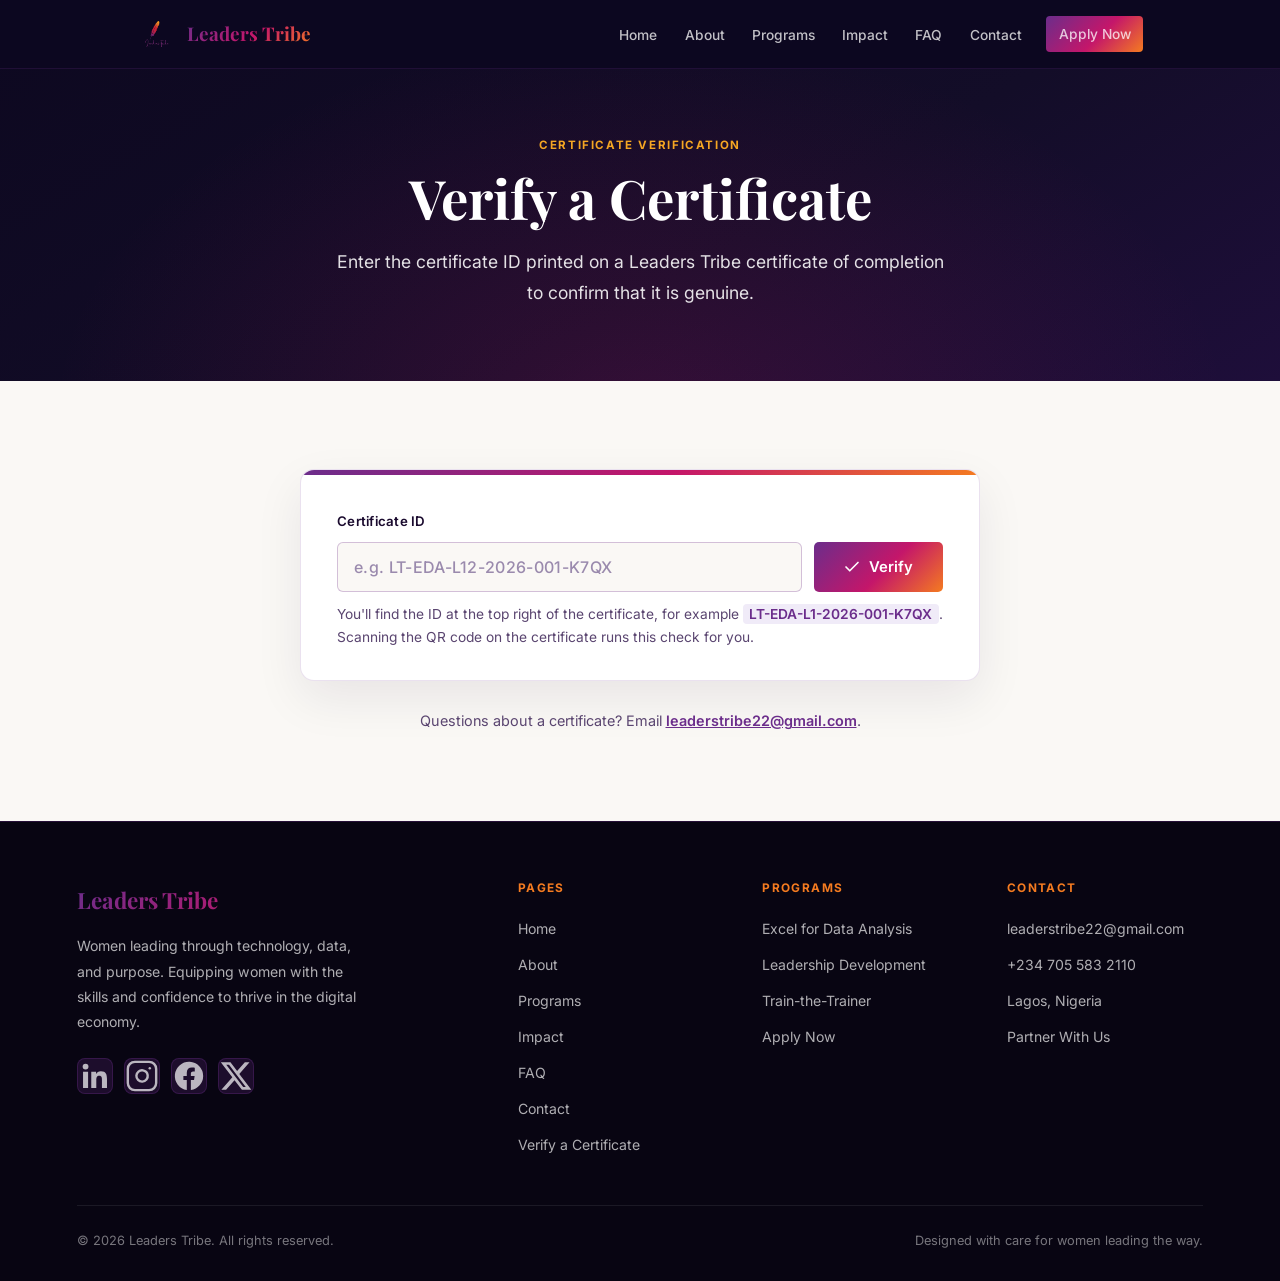
<file: verify.html>
<!DOCTYPE html>
<html lang="en">
<head>
  <!-- Google tag (gtag.js) -->
  <script async src="https://www.googletagmanager.com/gtag/js?id=G-06KXWJ6P75"></script>
  <script>
    window.dataLayer = window.dataLayer || [];
    function gtag(){dataLayer.push(arguments);}
    gtag("js", new Date());
    gtag("config", "G-06KXWJ6P75");
  </script>
  <meta charset="UTF-8" />
  <meta name="viewport" content="width=device-width, initial-scale=1.0" />
  <title>Verify a Certificate | Leaders Tribe</title>
  <meta name="description" content="Confirm that a Leaders Tribe certificate of completion is genuine by entering the certificate ID printed on it." />
  <meta property="og:title" content="Verify a Certificate | Leaders Tribe" />
  <meta property="og:description" content="Confirm that a Leaders Tribe certificate of completion is genuine by entering the certificate ID printed on it." />
  <meta property="og:type" content="website" />
  <meta property="og:image" content="https://leaderstribe.github.io/assets/og-image.png" />
  <meta property="og:url" content="https://leaderstribe.github.io/verify.html" />
  <link rel="canonical" href="https://leaderstribe.github.io/verify.html" />
  <link rel="icon" type="image/png" href="assets/favicon.png" />
  <link rel="apple-touch-icon" href="assets/apple-touch-icon.png" />
  <link rel="stylesheet" href="styles.css?v=2" />
  <style>
    .verify-wrap { max-width: 680px; margin: 0 auto; }

    .verify-card {
      background: var(--white);
      border: 1px solid rgba(107,45,139,0.14);
      border-radius: 14px;
      box-shadow: 0 18px 48px rgba(26,10,46,0.08);
      overflow: hidden;
    }
    .verify-card::before {
      content: ''; display: block; height: 5px; background: var(--grad-brand);
    }
    .verify-body { padding: 2.25rem 2.25rem 2rem; }

    .verify-form label {
      display: block; font-size: 0.83rem; font-weight: 600;
      color: var(--text-dark); letter-spacing: 0.02em; margin-bottom: 0.55rem;
    }
    .verify-row { display: flex; gap: 0.75rem; }
    .verify-row input {
      flex: 1; min-width: 0;
      padding: 0.88rem 1rem;
      border: 1.5px solid rgba(107,45,139,0.28); border-radius: 6px;
      background: var(--cream); color: var(--text-dark);
      font-family: 'Inter', sans-serif; font-size: 1rem; font-weight: 600;
      letter-spacing: 0.04em; text-transform: uppercase;
      outline: none; transition: border-color var(--ease), background var(--ease);
    }
    .verify-row input::placeholder { color: #9A8AAD; font-weight: 500; text-transform: none; letter-spacing: 0.02em; }
    .verify-row input:focus { border-color: var(--violet); background: var(--white); }
    .verify-row .btn { justify-content: center; }
    .verify-row .btn[disabled] { opacity: 0.6; cursor: wait; transform: none; }
    .verify-hint { font-size: 0.86rem; color: var(--text-soft); margin-top: 0.7rem; }
    .verify-hint code {
      font-family: 'Inter', sans-serif; font-weight: 600; color: var(--violet);
      background: var(--lavender); padding: 0.1rem 0.4rem; border-radius: 4px; white-space: nowrap;
    }

    /* ── Result ── */
    .verify-result { margin-top: 1.75rem; }
    .verify-result:empty { display: none; }
    .result-box { border-radius: 10px; padding: 1.4rem 1.5rem; border: 1px solid transparent; }
    .result-head { display: flex; align-items: center; gap: 0.8rem; }
    .result-icon {
      flex: 0 0 auto; width: 38px; height: 38px; border-radius: 50%;
      display: flex; align-items: center; justify-content: center; color: #fff;
    }
    .result-icon svg { width: 20px; height: 20px; }
    .result-title { font-family: 'Playfair Display', Georgia, serif; font-size: 1.3rem; font-weight: 700; line-height: 1.2; }
    .result-text  { margin-top: 0.6rem; font-size: 0.95rem; color: var(--text-body); }
    .result-text a { color: var(--violet); font-weight: 600; text-decoration: underline; }

    .result-valid    { background: #EEF7F1; border-color: #BFE0CB; }
    .result-valid    .result-icon  { background: #17784A; }
    .result-valid    .result-title { color: #12603B; }
    .result-revoked  { background: #FCEBF3; border-color: #F2C2D8; }
    .result-revoked  .result-icon  { background: var(--magenta); }
    .result-revoked  .result-title { color: #9E1055; }
    .result-missing  { background: #FFF5EA; border-color: #F9D8B3; }
    .result-missing  .result-icon  { background: var(--orange); }
    .result-missing  .result-title { color: #9A4A0C; }
    .result-loading  { background: var(--lavender); color: var(--text-soft); font-size: 0.95rem; display: flex; align-items: center; gap: 0.75rem; }

    .spinner {
      width: 18px; height: 18px; border-radius: 50%;
      border: 2.5px solid rgba(107,45,139,0.25); border-top-color: var(--violet);
      animation: spin 0.8s linear infinite;
    }
    @keyframes spin { to { transform: rotate(360deg); } }

    .cert-details {
      margin-top: 1.2rem; background: var(--white);
      border-radius: 8px; border: 1px solid rgba(26,10,46,0.08);
      display: grid; grid-template-columns: max-content 1fr;
    }
    .cert-details dt, .cert-details dd { padding: 0.7rem 1rem; border-top: 1px solid rgba(26,10,46,0.07); display: flex; align-items: center; }
    .cert-details dt:first-of-type, .cert-details dd:first-of-type { border-top: none; }
    .cert-details dt { font-size: 0.78rem; font-weight: 700; letter-spacing: 0.08em; text-transform: uppercase; color: var(--text-soft); }
    .cert-details dd { font-size: 0.97rem; font-weight: 600; color: var(--text-dark); overflow-wrap: anywhere; }
    .cert-details dd.cert-name { font-family: 'Playfair Display', Georgia, serif; font-size: 1.15rem; }

    .verify-contact { text-align: center; font-size: 0.9rem; color: var(--text-soft); margin-top: 1.75rem; }
    .verify-contact a { color: var(--violet); font-weight: 600; text-decoration: underline; }

    @media (max-width: 600px) {
      .verify-body { padding: 1.6rem 1.25rem 1.5rem; }
      .verify-row { flex-direction: column; }
      .verify-row .btn { width: 100%; }
      .cert-details { grid-template-columns: 1fr; }
      .cert-details dt { padding-bottom: 0; border-top: 1px solid rgba(26,10,46,0.07); }
      .cert-details dd { padding-top: 0.2rem; border-top: none; }
      .cert-details dt:first-of-type { border-top: none; }
    }
  </style>
</head>
<body>

<div id="nav-placeholder"></div>

<div class="page-hero">
  <div class="page-hero-inner">
    <span class="tag" style="color:var(--gold);">Certificate Verification</span>
    <h1>Verify a Certificate</h1>
    <p>Enter the certificate ID printed on a Leaders Tribe certificate of completion to confirm that it is genuine.</p>
  </div>
</div>

<section class="bg-cream" aria-labelledby="verify-title">
  <div class="section-inner">
    <div class="verify-wrap">
      <h2 id="verify-title" class="visually-hidden">Check a certificate ID</h2>

      <div class="verify-card">
        <div class="verify-body">
          <form class="verify-form" id="verifyForm" novalidate>
            <label for="certId">Certificate ID</label>
            <div class="verify-row">
              <input type="text" id="certId" name="id"
                placeholder="e.g. LT-EDA-L12-2026-001-K7QX"
                autocomplete="off" autocapitalize="characters" spellcheck="false"
                maxlength="40" required />
              <button type="submit" class="btn btn-primary" id="verifyBtn">
                <span data-icon="check" style="display:flex;width:18px;height:18px;"></span>
                Verify
              </button>
            </div>
            <p class="verify-hint">You'll find the ID at the top right of the certificate, for example <code>LT-EDA-L1-2026-001-K7QX</code>. Scanning the QR code on the certificate runs this check for you.</p>
          </form>

          <div class="verify-result" id="verifyResult" aria-live="polite"></div>
        </div>
      </div>

      <p class="verify-contact">Questions about a certificate? Email <a href="mailto:leaderstribe22@gmail.com">leaderstribe22@gmail.com</a>.</p>
    </div>
  </div>
</section>

<div id="footer-placeholder"></div>

<script src="icons.js"></script>
<script src="shared-nav-footer.js?v=3"></script>
<script src="script.js?v=2"></script>
<script>
  initPage('');

  /* ------------------------------------------------------------
     CERTIFICATE VERIFICATION
     Paste the Google Apps Script web app URL (ends in /exec)
     between the quotes below. See SETUP-GUIDE.md.
     ------------------------------------------------------------ */
  const APPS_SCRIPT_URL = 'https://script.google.com/macros/s/AKfycbzrnN72MxHh_5jMfPxxML4TiS9rtyLRPZH_0QIbQ5P30IripGmtm8HFZpVXzTTMldTD/exec';

  (function () {
    const form   = document.getElementById('verifyForm');
    const input  = document.getElementById('certId');
    const button = document.getElementById('verifyBtn');
    const out    = document.getElementById('verifyResult');
    const CONTACT = 'leaderstribe22@gmail.com';

    const ICON_CHECK = '<svg viewBox="0 0 24 24" fill="none" stroke="currentColor" stroke-width="2.6" stroke-linecap="round" stroke-linejoin="round"><polyline points="20 6 9 17 4 12"/></svg>';
    const ICON_X     = '<svg viewBox="0 0 24 24" fill="none" stroke="currentColor" stroke-width="2.6" stroke-linecap="round" stroke-linejoin="round"><line x1="18" y1="6" x2="6" y2="18"/><line x1="6" y1="6" x2="18" y2="18"/></svg>';
    const ICON_Q     = '<svg viewBox="0 0 24 24" fill="none" stroke="currentColor" stroke-width="2.6" stroke-linecap="round" stroke-linejoin="round"><line x1="12" y1="7" x2="12" y2="13"/><line x1="12" y1="17" x2="12.01" y2="17"/></svg>';

    const track = (name, params) => { if (typeof gtag === 'function') gtag('event', name, params || {}); };

    const normalise = (v) => String(v || '')
      .trim().toUpperCase()
      .replace(/[\s_‐-―]+/g, '-')
      .replace(/-+/g, '-')
      .replace(/^-|-$/g, '');

    const el = (tag, cls, text) => {
      const n = document.createElement(tag);
      if (cls) n.className = cls;
      if (text != null) n.textContent = text;
      return n;
    };

    const box = (kind, icon, title, bodyNodes) => {
      const b = el('div', 'result-box result-' + kind);
      const head = el('div', 'result-head');
      const ic = el('div', 'result-icon'); ic.innerHTML = icon; ic.setAttribute('aria-hidden', 'true');
      head.append(ic, el('div', 'result-title', title));
      b.append(head, ...bodyNodes);
      out.replaceChildren(b);
    };

    const contactLine = (prefix) => {
      const p = el('p', 'result-text', prefix + ' ');
      const a = el('a', null, CONTACT); a.href = 'mailto:' + CONTACT;
      p.append(a, '.');
      return p;
    };

    const showLoading = () => {
      const b = el('div', 'result-box result-loading');
      b.append(el('div', 'spinner'), el('span', null, 'Checking our certificate register…'));
      out.replaceChildren(b);
    };

    const showValid = (d) => {
      const dl = el('dl', 'cert-details');
      [['Awarded to', d.name, 'cert-name'], ['Program', d.program], ['Completed', d.level],
       ['Issued', d.issued], ['Certificate ID', d.certId]].forEach(([k, v, cls]) => {
        if (!v) return;
        dl.append(el('dt', null, k), el('dd', cls || null, v));
      });
      box('valid', ICON_CHECK, 'Certificate verified', [
        el('p', 'result-text', 'This certificate was issued by Leaders Tribe and matches our official register.'),
        dl
      ]);
    };

    const showRevoked = (d) => box('revoked', ICON_X, 'Certificate revoked', [
      el('p', 'result-text', 'Certificate ' + (d.certId || '') + ' was issued by Leaders Tribe but is no longer valid.'),
      contactLine('For details, email')
    ]);

    const showMissing = (id) => box('missing', ICON_Q, 'No matching certificate', [
      el('p', 'result-text', 'We could not find a certificate with the ID ' + id + '. Check that it was typed exactly as printed, including the dashes.'),
      contactLine('If it still does not match, email')
    ]);

    const showProblem = (msg) => box('missing', ICON_Q, 'We couldn’t check right now', [
      el('p', 'result-text', msg),
      contactLine('You can also verify a certificate by emailing')
    ]);

    async function verify(raw) {
      const id = normalise(raw);
      input.value = id;
      if (!/^[A-Z0-9-]{6,40}$/.test(id)) {
        box('missing', ICON_Q, 'Please check the ID', [
          el('p', 'result-text', 'Enter the certificate ID exactly as printed, for example LT-EDA-L1-2026-001-K7QX.')
        ]);
        input.focus();
        return;
      }

      try { history.replaceState(null, '', '?id=' + encodeURIComponent(id)); } catch (e) {}

      if (!/^https:\/\/script\.google(usercontent)?\.com\//.test(APPS_SCRIPT_URL)) {
        showProblem('Online verification is being set up.');
        return;
      }

      button.disabled = true;
      showLoading();
      const ctrl = new AbortController();
      const timer = setTimeout(() => ctrl.abort(), 20000);
      try {
        const res = await fetch(APPS_SCRIPT_URL + '?id=' + encodeURIComponent(id), { signal: ctrl.signal });
        if (!res.ok) throw new Error('HTTP ' + res.status);
        const data = await res.json();
        if (data.status === 'valid')        showValid(data);
        else if (data.status === 'revoked') showRevoked(data);
        else if (data.status === 'not_found' || data.status === 'invalid') showMissing(id);
        else throw new Error(data.message || 'Unexpected response');
        track('certificate_verify', { result: data.status });
      } catch (err) {
        showProblem('The verification service did not respond. Please try again in a moment.');
        track('certificate_verify', { result: 'error' });
      } finally {
        clearTimeout(timer);
        button.disabled = false;
      }
    }

    form.addEventListener('submit', (e) => { e.preventDefault(); verify(input.value); });

    // Support links like verify.html?id=LT-EDA-L1-2026-001-K7QX (used by the QR codes) or verify.html#LT-...
    const params = new URLSearchParams(location.search);
    const initial = params.get('id') || decodeURIComponent(location.hash.replace(/^#/, ''));
    if (initial) verify(initial);
  })();
</script>
</body>
</html>
</file>
<file: styles.css>
/* ============================================================
   LEADERS TRIBE — styles.css
   Brand palette from the Leaders Tribe logo:
     --violet  #6B2D8B   --magenta #C4166A
     --orange  #F47B20   --gold    #F5A623
   
   TEXT CONTRAST PRINCIPLE:
   • Light bg  → --text-dark (#1A0A2E), body --text-body (#2D1F42)
   • Dark bg   → #fff headings, rgba(255,255,255,0.88) body
   • Cards     → always on white/lavender, dark text
   • Minimum contrast ratio: 4.5:1 for body, 3:1 for large headings
   ============================================================ */

@import url('https://fonts.googleapis.com/css2?family=Playfair+Display:ital,wght@0,400;0,600;0,700;1,400&family=Inter:wght@300;400;500;600;700&display=swap');

/* ── Variables ── */
:root {
  --violet:       #6B2D8B;
  --violet-dark:  #4E1F68;
  --magenta:      #C4166A;
  --orange:       #F47B20;
  --gold:         #F5A623;

  --dark:         #0D0820;
  --dark-mid:     #130D28;
  --dark-card:    #1C1035;

  --cream:        #FAF8F5;
  --lavender:     #F0EBF8;
  --white:        #FFFFFF;

  /* Text — light backgrounds */
  --text-dark:    #1A0A2E;   /* headings on light bg */
  --text-body:    #2D1F42;   /* body on light bg — rich, dark purple-charcoal */
  --text-soft:    #5A4570;   /* secondary on light bg */

  /* Text — dark backgrounds */
  --text-on-dark:        #FFFFFF;
  --text-on-dark-body:   rgba(255,255,255,0.88);  /* was 0.62 — increased */
  --text-on-dark-soft:   rgba(255,255,255,0.72);

  --grad-brand:   linear-gradient(135deg, #6B2D8B 0%, #C4166A 55%, #F47B20 100%);
  --grad-dark:    linear-gradient(150deg, #0D0820 0%, #130D28 60%, #1E0E3A 100%);
  --grad-gold:    linear-gradient(135deg, #F47B20, #F5A623);

  --section-pad:  88px 6%;
  --max-w:        1160px;
  --ease:         0.25s ease;
  --radius:       10px;
}

/* ── Reset ── */
.visually-hidden {
  position: absolute !important;
  width: 1px; height: 1px;
  padding: 0; margin: -1px;
  overflow: hidden;
  clip: rect(0,0,0,0);
  white-space: nowrap;
  border: 0;
}
*, *::before, *::after { margin: 0; padding: 0; box-sizing: border-box; }
html { scroll-behavior: smooth; font-size: 16px; }
body {
  font-family: 'Inter', system-ui, sans-serif;
  background: var(--cream);
  color: var(--text-body);
  line-height: 1.65;
  -webkit-font-smoothing: antialiased;
}
img { max-width: 100%; display: block; }
a { color: inherit; text-decoration: none; }
ul { list-style: none; }
button { cursor: pointer; font-family: inherit; }

/* ── Type helpers ── */
h1, h2, h3, h4 {
  font-family: 'Playfair Display', Georgia, serif;
  color: var(--text-dark);
  line-height: 1.15;
}
/* On dark sections, headings flip to white via .dark-section */
.dark-section h1,
.dark-section h2,
.dark-section h3,
.dark-section h4 { color: var(--text-on-dark); }

.section-title  { font-size: clamp(1.85rem, 3.2vw, 2.7rem); margin-bottom: 1rem; }
.section-sub    { font-size: 1.05rem; line-height: 1.82; max-width: 600px; }

/* Tags (eyebrow labels) */
.tag {
  display: inline-block;
  font-size: 0.72rem; font-weight: 700;
  letter-spacing: 0.14em; text-transform: uppercase;
  margin-bottom: 0.75rem;
}
/* On light bg: violet tag */
.tag { color: var(--violet); }
/* On dark bg: gold tag */
.dark-section .tag { color: var(--gold); }

/* ── Layout ── */
.section-inner { max-width: var(--max-w); margin: 0 auto; }

/* ── Buttons ── */
.btn {
  display: inline-flex; align-items: center; gap: 0.5rem;
  padding: 0.82rem 1.85rem; border-radius: 5px;
  font-size: 0.93rem; font-weight: 600;
  transition: opacity var(--ease), transform var(--ease), box-shadow var(--ease);
  border: none; white-space: nowrap; cursor: pointer;
}
.btn:hover          { opacity: 0.88; transform: translateY(-2px); }
.btn:focus-visible  { outline: 3px solid var(--gold); outline-offset: 3px; }
.btn-primary        { background: var(--grad-brand); color: #fff; }
.btn-outline        { background: transparent; border: 2px solid var(--gold); color: var(--gold); font-weight: 600; }
.btn-outline:hover  { background: rgba(245,166,35,0.12); }
.btn-white          { background: #fff; color: var(--violet); font-weight: 700; }
.btn-sm             { padding: 0.58rem 1.25rem; font-size: 0.84rem; }

/* ============================================================
   NAV
   ============================================================ */
#navbar {
  position: fixed; top: 0; left: 0; right: 0; z-index: 1000;
  background: rgba(13,8,32,0.97);
  backdrop-filter: blur(14px);
  border-bottom: 1px solid rgba(107,45,139,0.22);
  transition: box-shadow var(--ease);
}
#navbar.scrolled { box-shadow: 0 4px 28px rgba(0,0,0,0.35); }

.nav-inner {
  max-width: var(--max-w); margin: 0 auto; padding: 0 6%;
  height: 68px; display: flex; align-items: center; justify-content: space-between;
}
.nav-logo {
  display: flex; align-items: center; gap: 10px; text-decoration: none;
}
.nav-logo img { height: 40px; width: auto; object-fit: contain; }
.nav-logo-text {
  font-family: 'Playfair Display', serif; font-size: 1.18rem; font-weight: 700;
  background: var(--grad-brand);
  -webkit-background-clip: text; -webkit-text-fill-color: transparent; background-clip: text;
}
.nav-links { display: flex; align-items: center; gap: 0.15rem; }
.nav-links a {
  padding: 0.42rem 0.78rem; border-radius: 4px;
  font-size: 0.86rem; font-weight: 500;
  color: rgba(255,255,255,0.75);   /* high enough contrast on near-black */
  transition: color var(--ease), background var(--ease);
}
.nav-links a:hover,
.nav-links a.active { color: #fff; background: rgba(107,45,139,0.3); }
.nav-links .btn { margin-left: 0.6rem; }

.hamburger {
  display: none; flex-direction: column; gap: 5px;
  background: none; border: none; padding: 4px; cursor: pointer;
}
.hamburger span {
  display: block; width: 24px; height: 2px;
  background: #fff; border-radius: 2px;
  transition: transform var(--ease), opacity var(--ease);
}
.hamburger.open span:nth-child(1) { transform: translateY(7px) rotate(45deg); }
.hamburger.open span:nth-child(2) { opacity: 0; }
.hamburger.open span:nth-child(3) { transform: translateY(-7px) rotate(-45deg); }

.mobile-menu {
  display: none; position: fixed;
  top: 68px; left: 0; right: 0;
  background: var(--dark-mid);
  border-bottom: 1px solid rgba(107,45,139,0.3);
  padding: 1.4rem 6% 2rem; z-index: 999;
  flex-direction: column; gap: 0.2rem;
}
.mobile-menu.open { display: flex; }
.mobile-menu a {
  padding: 0.75rem 1rem; border-radius: 5px;
  color: rgba(255,255,255,0.88);  /* bumped from 0.75 */
  font-size: 1rem; font-weight: 500;
  transition: background var(--ease);
}
.mobile-menu a:hover { background: rgba(107,45,139,0.25); color: #fff; }
.mobile-menu .btn { margin-top: 0.75rem; text-align: center; justify-content: center; }

/* ============================================================
   PAGE HERO (shared for inner pages)
   ============================================================ */
.page-hero {
  background: var(--grad-dark);
  padding: 130px 6% 72px; text-align: center;
  position: relative; overflow: hidden;
}
.page-hero::before {
  content: '';
  position: absolute; inset: 0;
  background: radial-gradient(ellipse at 50% 110%, rgba(196,22,106,0.18) 0%, transparent 65%);
  pointer-events: none;
}
.page-hero-inner { max-width: var(--max-w); margin: 0 auto; position: relative; z-index: 1; }
.page-hero h1 { color: #fff; font-size: clamp(2rem, 4.5vw, 3.4rem); margin-bottom: 1rem; }
.page-hero p  { color: rgba(255,255,255,0.88); font-size: 1.1rem; max-width: 620px; margin: 0 auto; line-height: 1.8; }

/* ============================================================
   HOME HERO
   ============================================================ */
#hero {
  min-height: 100vh; background: var(--grad-dark);
  display: flex; align-items: center;
  padding: 100px 6% 60px;
  position: relative; overflow: hidden;
}
#hero::before, #hero::after {
  content: ''; position: absolute; border-radius: 50%; pointer-events: none;
}
#hero::before {
  width: 600px; height: 600px;
  background: radial-gradient(circle, rgba(196,22,106,0.16) 0%, transparent 70%);
  top: -100px; right: -80px;
}
#hero::after {
  width: 500px; height: 500px;
  background: radial-gradient(circle, rgba(107,45,139,0.18) 0%, transparent 70%);
  bottom: -80px; left: -80px;
}
.hero-inner {
  max-width: var(--max-w); margin: 0 auto; width: 100%;
  display: grid; grid-template-columns: 1fr 1fr; gap: 4rem; align-items: center;
  position: relative; z-index: 1;
}
.hero-eyebrow {
  display: inline-block;
  background: rgba(245,166,35,0.16); color: var(--gold);
  border: 1px solid rgba(245,166,35,0.38);
  padding: 0.3rem 1rem; border-radius: 3px;
  font-size: 0.74rem; letter-spacing: 0.13em; text-transform: uppercase; font-weight: 700;
  margin-bottom: 1.4rem;
}
.hero-title {
  font-family: 'Playfair Display', serif;
  font-size: clamp(2.2rem, 5vw, 3.7rem); font-weight: 700;
  color: #fff; line-height: 1.1; margin-bottom: 1.5rem;
}
.hero-title em {
  font-style: italic;
  background: var(--grad-brand);
  -webkit-background-clip: text; -webkit-text-fill-color: transparent; background-clip: text;
}
.hero-sub {
  font-size: 1.08rem; color: rgba(255,255,255,0.88);  /* was 0.72 */
  max-width: 500px; line-height: 1.82; margin-bottom: 2.4rem;
}
.hero-ctas { display: flex; gap: 1rem; flex-wrap: wrap; }
.hero-visual { display: flex; justify-content: center; align-items: center; }
.hero-orb {
  width: 340px; height: 340px; border-radius: 50%;
  background: linear-gradient(145deg, rgba(107,45,139,0.14), rgba(196,22,106,0.10));
  border: 1px solid rgba(196,22,106,0.2);
  display: flex; align-items: center; justify-content: center;
  box-shadow: 0 0 80px rgba(196,22,106,0.14), 0 0 40px rgba(107,45,139,0.10);
  position: relative;
}
.hero-orb img { width: 260px; height: 260px; object-fit: contain; position: relative; z-index: 1; }
.hero-orb::before {
  content: ''; position: absolute;
  width: 420px; height: 420px; border-radius: 50%;
  border: 1px dashed rgba(245,166,35,0.2);
  animation: spin 30s linear infinite;
}
.hero-orb::after {
  content: ''; position: absolute;
  width: 490px; height: 490px; border-radius: 50%;
  border: 1px solid rgba(196,22,106,0.08);
}
@keyframes spin { to { transform: rotate(360deg); } }
.scroll-hint {
  position: absolute; bottom: 2rem; left: 50%; transform: translateX(-50%);
  display: flex; flex-direction: column; align-items: center; gap: 0.4rem;
  color: rgba(255,255,255,0.4); font-size: 0.72rem; letter-spacing: 0.1em; text-transform: uppercase; z-index: 2;
}
.scroll-arrow {
  width: 18px; height: 18px;
  border-right: 1.5px solid rgba(255,255,255,0.3); border-bottom: 1.5px solid rgba(255,255,255,0.3);
  transform: rotate(45deg); animation: bounce 2s infinite;
}
@keyframes bounce {
  0%, 100% { transform: rotate(45deg) translateY(0); }
  50%       { transform: rotate(45deg) translateY(5px); }
}

/* ── White hero variant ── */
#hero.hero-light {
  background: var(--white);
  border-bottom: 1px solid rgba(107,45,139,0.1);
}
#hero.hero-light::before,
#hero.hero-light::after { display: none; }
#hero.hero-light .hero-eyebrow {
  background: rgba(107,45,139,0.08);
  color: var(--violet);
  border: 1px solid rgba(107,45,139,0.2);
}
#hero.hero-light .hero-title { color: var(--text-dark); }
#hero.hero-light .hero-title em {
  background: var(--grad-brand);
  -webkit-background-clip: text; -webkit-text-fill-color: transparent; background-clip: text;
}
#hero.hero-light .hero-sub { color: var(--text-body); }
#hero.hero-light .btn-outline { border-color: var(--violet); color: var(--violet); }
#hero.hero-light .btn-outline:hover { background: rgba(107,45,139,0.07); }
#hero.hero-light .scroll-hint { color: rgba(0,0,0,0.3); }
#hero.hero-light .scroll-arrow {
  border-right-color: rgba(0,0,0,0.2); border-bottom-color: rgba(0,0,0,0.2);
}
#hero.hero-light .hero-orb {
  background: linear-gradient(145deg, rgba(107,45,139,0.06), rgba(196,22,106,0.05));
  border-color: rgba(107,45,139,0.15);
  box-shadow: 0 0 60px rgba(107,45,139,0.08), 0 0 30px rgba(196,22,106,0.05);
}
#hero.hero-light .hero-orb::before { border-color: rgba(107,45,139,0.18); }
#hero.hero-light .hero-orb::after  { border-color: rgba(196,22,106,0.08); }

/* ============================================================
   STATS BAR
   ============================================================ */
#stats-bar {
  background: var(--dark); padding: 2.6rem 6%;
  border-top: 1px solid rgba(107,45,139,0.3);
  border-bottom: 1px solid rgba(107,45,139,0.3);
}
.stats-grid {
  max-width: var(--max-w); margin: 0 auto;
  display: grid; grid-template-columns: repeat(4,1fr); gap: 2rem; text-align: center;
}
.stat-num {
  font-family: 'Playfair Display', serif; font-size: 2.4rem; font-weight: 700;
  background: var(--grad-gold);
  -webkit-background-clip: text; -webkit-text-fill-color: transparent; background-clip: text;
  line-height: 1; margin-bottom: 0.4rem;
}
.stat-label { font-size: 0.86rem; color: rgba(255,255,255,0.82); line-height: 1.45; }  /* was 0.55 */

/* ============================================================
   SECTION BACKGROUNDS
   ============================================================ */
.bg-cream    { background: var(--cream); }
.bg-lavender { background: var(--lavender); }
.bg-white    { background: var(--white); }
.bg-dark     { background: var(--dark); }
.bg-dark-mid { background: var(--dark-mid); }

section { padding: var(--section-pad); }

/* ============================================================
   ABOUT PREVIEW (Home) / ABOUT FULL
   ============================================================ */
.about-grid {
  display: grid; grid-template-columns: 1fr 1fr; gap: 5rem; align-items: center;
}
.about-visual {
  background: var(--grad-brand); border-radius: 14px;
  min-height: 420px; display: flex; align-items: center; justify-content: center;
  padding: 3rem; position: relative; overflow: hidden;
}
.about-visual::after {
  content: ''; position: absolute; bottom: -40px; right: -40px;
  width: 200px; height: 200px; background: rgba(245,166,35,0.14); border-radius: 50%;
}
.about-quote {
  font-family: 'Playfair Display', serif; font-size: 1.5rem; font-style: italic;
  color: #fff; text-align: center; line-height: 1.5; position: relative; z-index: 1;
}
/* Body text on light sections */
.about-text p { color: var(--text-body); line-height: 1.85; margin-bottom: 1.2rem; }

/* ── Value cards ── */
.value-cards {
  display: grid; grid-template-columns: repeat(3,1fr); gap: 1.2rem; margin-top: 2.5rem;
}
.value-card {
  background: var(--white); border: 1px solid rgba(107,45,139,0.12);
  border-radius: var(--radius); padding: 1.4rem 1.2rem;
  transition: box-shadow var(--ease), transform var(--ease);
}
.value-card:hover { transform: translateY(-3px); box-shadow: 0 12px 32px rgba(107,45,139,0.12); }
.value-icon {
  width: 44px; height: 44px; border-radius: 8px;
  background: linear-gradient(135deg, rgba(107,45,139,0.1), rgba(196,22,106,0.1));
  display: flex; align-items: center; justify-content: center; color: var(--orange);
  margin-bottom: 0.9rem;
}
.value-card h4 { font-size: 0.95rem; font-family: 'Inter', sans-serif; font-weight: 700; color: var(--text-dark); margin-bottom: 0.4rem; }
.value-card p  { font-size: 0.86rem; color: var(--text-body); line-height: 1.65; }

/* ============================================================
   MISSION & VISION
   ============================================================ */
.mv-grid { display: grid; grid-template-columns: 1fr 1fr; gap: 2rem; }
.mv-card { border-radius: 12px; padding: 2.5rem; position: relative; overflow: hidden; }
.mv-card.mission-card { background: rgba(107,45,139,0.18); border: 1px solid rgba(107,45,139,0.35); }
.mv-card.vision-card  { background: rgba(196,22,106,0.14); border: 1px solid rgba(196,22,106,0.28); }
.mv-card::before {
  content: ''; position: absolute; top: -40px; right: -40px;
  width: 140px; height: 140px; border-radius: 50%; background: rgba(245,166,35,0.07);
}
.mv-label {
  font-size: 0.72rem; font-weight: 700; letter-spacing: 0.15em; text-transform: uppercase;
  color: var(--gold); margin-bottom: 1rem; display: flex; align-items: center; gap: 0.5rem;
}
.mv-card p {
  font-size: 1.05rem; color: rgba(255,255,255,0.92);  /* was 0.82 */
  line-height: 1.82; font-style: italic; font-family: 'Playfair Display', serif;
}

/* ============================================================
   FOCUS CARDS
   ============================================================ */
.focus-grid { display: grid; grid-template-columns: repeat(3,1fr); gap: 2rem; margin-top: 3rem; }
.focus-card {
  background: var(--white); border-radius: 12px; padding: 2.2rem;
  border: 1px solid rgba(107,45,139,0.1);
  transition: all var(--ease); position: relative; overflow: hidden;
}
.focus-card::after {
  content: ''; position: absolute; bottom: 0; left: 0; right: 0; height: 3px;
  background: var(--grad-brand); transform: scaleX(0);
  transition: transform var(--ease); transform-origin: left;
}
.focus-card:hover { transform: translateY(-5px); box-shadow: 0 16px 40px rgba(107,45,139,0.12); }
.focus-card:hover::after { transform: scaleX(1); }
.focus-icon {
  width: 52px; height: 52px; border-radius: 12px;
  background: var(--grad-brand); display: flex; align-items: center; justify-content: center;
  color: #fff; margin-bottom: 1.3rem;
}
.focus-card h3 { font-size: 1.15rem; margin-bottom: 0.7rem; color: var(--text-dark); }
.focus-card p  { font-size: 0.92rem; color: var(--text-body); line-height: 1.78; }

/* ============================================================
   PROGRAMS
   ============================================================ */
.programs-grid { display: grid; grid-template-columns: 1fr 1fr; gap: 2.5rem; margin-top: 3rem; }
.program-card {
  background: var(--white); border-radius: 14px; overflow: hidden;
  border: 1px solid rgba(107,45,139,0.12);
  transition: all var(--ease); display: flex; flex-direction: column;
}
.program-card:hover { transform: translateY(-5px); box-shadow: 0 20px 48px rgba(107,45,139,0.14); }
.program-header { padding: 2rem 2rem 1.5rem; position: relative; overflow: hidden; }
.program-header::before {
  content: ''; position: absolute; inset: 0; background: var(--grad-brand); opacity: 0.95;
}
.program-header-content { position: relative; z-index: 1; }
.program-badge {
  display: inline-block; background: rgba(255,255,255,0.22); color: #fff;
  font-size: 0.7rem; font-weight: 700; letter-spacing: 0.1em; text-transform: uppercase;
  padding: 0.25rem 0.7rem; border-radius: 3px; margin-bottom: 0.8rem;
}
.program-header h3 { font-family: 'Playfair Display', serif; font-size: 1.45rem; color: #fff; margin-bottom: 0.5rem; }
.program-header p  { font-size: 0.9rem; color: rgba(255,255,255,0.90); }  /* was 0.78 */
.program-body { padding: 1.8rem 2rem 2rem; flex: 1; display: flex; flex-direction: column; }
.program-body > p  { font-size: 0.94rem; color: var(--text-body); line-height: 1.78; margin-bottom: 1.5rem; }
.program-levels    { display: flex; flex-direction: column; gap: 1rem; margin-bottom: 1.5rem; }
.level-block {
  background: var(--lavender); border-radius: 8px; padding: 1rem 1.2rem;
  border-left: 3px solid var(--orange);
}
.level-block h4 { font-size: 0.88rem; font-weight: 700; font-family: 'Inter', sans-serif; color: var(--violet-dark); margin-bottom: 0.35rem; }
.level-block p  { font-size: 0.84rem; color: var(--text-body); line-height: 1.65; }
.program-meta   { display: grid; grid-template-columns: 1fr 1fr; gap: 0.6rem; margin-bottom: 1.8rem; }
.program-split  { display: grid; grid-template-columns: 1fr 1fr; gap: 5rem; align-items: start; }
.program-split > * { min-width: 0; }
.meta-item { display: flex; align-items: flex-start; gap: 0.5rem; font-size: 0.84rem; color: var(--text-body); }
.meta-item svg { color: var(--orange); flex-shrink: 0; margin-top: 2px; }
.program-body .btn { margin-top: auto; align-self: flex-start; }
.capstone-list { margin-bottom: 1.5rem; }
.capstone-list li {
  display: flex; align-items: flex-start; gap: 0.6rem;
  font-size: 0.88rem; color: var(--text-body); padding: 0.4rem 0;
}
.capstone-list li::before {
  content: ''; display: inline-block; width: 6px; height: 6px;
  border-radius: 50%; background: var(--orange); flex-shrink: 0; margin-top: 7px;
}

/* ============================================================
   TRAIN-THE-TRAINER
   ============================================================ */
.ttt-intro { margin-bottom: 3.5rem; }
.ttt-intro .section-sub { color: var(--text-on-dark-body); }
.ttt-steps {
  display: grid; grid-template-columns: repeat(3,1fr); gap: 2rem;
  position: relative; margin-bottom: 3rem;
}
.ttt-steps::before {
  content: ''; position: absolute; top: 36px;
  left: calc(16.66% + 1rem); right: calc(16.66% + 1rem); height: 1px;
  background: linear-gradient(to right, var(--violet), var(--magenta), var(--orange)); z-index: 0;
}
.ttt-step { text-align: center; position: relative; z-index: 1; }
.ttt-num {
  width: 72px; height: 72px; border-radius: 50%;
  background: var(--grad-brand); display: flex; align-items: center; justify-content: center;
  margin: 0 auto 1.3rem; color: #fff;
}
.ttt-step h3 { font-family: 'Playfair Display', serif; font-size: 1.2rem; color: #fff; margin-bottom: 0.5rem; }
.ttt-step p  { font-size: 0.92rem; color: var(--text-on-dark-body); line-height: 1.7; }  /* bumped */
.ttt-impact {
  background: rgba(107,45,139,0.22); border: 1px solid rgba(107,45,139,0.38);
  border-radius: 12px; padding: 2rem 2.5rem;
  display: grid; grid-template-columns: auto 1fr; gap: 2rem; align-items: center;
}
.ttt-impact-icon {
  width: 60px; height: 60px; border-radius: 50%;
  background: var(--grad-brand); display: flex; align-items: center; justify-content: center;
  color: #fff; flex-shrink: 0;
}
.ttt-impact-text h4 { font-size: 1rem; color: #fff; margin-bottom: 0.4rem; font-family: 'Inter', sans-serif; font-weight: 700; }
.ttt-impact-text p  { font-size: 0.92rem; color: var(--text-on-dark-body); }
.ttt-impact-text strong { color: var(--gold); }

/* ============================================================
   IMPACT STATS
   ============================================================ */
.impact-stats { display: grid; grid-template-columns: repeat(5,1fr); gap: 1.5rem; margin: 3rem 0 2.5rem; }
.impact-stat {
  background: var(--white); border-radius: 12px; padding: 1.8rem 1.2rem; text-align: center;
  border: 1px solid rgba(107,45,139,0.1); transition: all var(--ease);
}
.impact-stat:hover { transform: translateY(-4px); box-shadow: 0 12px 30px rgba(107,45,139,0.1); }
.impact-stat-num {
  font-family: 'Playfair Display', serif; font-size: 2rem; font-weight: 700;
  background: var(--grad-brand);
  -webkit-background-clip: text; -webkit-text-fill-color: transparent; background-clip: text;
  line-height: 1; margin-bottom: 0.5rem;
}
.impact-stat-label { font-size: 0.83rem; color: var(--text-body); line-height: 1.45; }  /* dark on white card */
.impact-note {
  background: var(--white); border-radius: 12px; padding: 2rem 2.5rem;
  border-left: 4px solid var(--orange);
  font-size: 1rem; color: var(--text-body); line-height: 1.88; max-width: 840px;
}

/* ============================================================
   LEARNING APPROACH
   ============================================================ */
.approach-grid { display: grid; grid-template-columns: repeat(4,1fr); gap: 1.8rem; margin-top: 3rem; }
.approach-card {
  background: var(--white); border-radius: 12px; padding: 2rem 1.6rem;
  border: 1px solid rgba(107,45,139,0.1); transition: all var(--ease); text-align: center;
}
.approach-card:hover { transform: translateY(-4px); box-shadow: 0 12px 30px rgba(107,45,139,0.1); }
.approach-icon {
  width: 56px; height: 56px; border-radius: 14px;
  background: linear-gradient(135deg, rgba(107,45,139,0.09), rgba(196,22,106,0.09));
  display: flex; align-items: center; justify-content: center;
  color: var(--orange); margin: 0 auto 1.2rem;
}
.approach-card h3 { font-size: 1.05rem; margin-bottom: 0.6rem; color: var(--text-dark); }
.approach-card p  { font-size: 0.88rem; color: var(--text-body); line-height: 1.72; }

/* ============================================================
   WHO CAN JOIN
   ============================================================ */
.who-inner { display: grid; grid-template-columns: 1fr 1fr; gap: 5rem; align-items: center; }
.who-list  { margin-top: 2rem; display: grid; grid-template-columns: 1fr 1fr; gap: 0.75rem; }
.who-item  { display: flex; align-items: center; gap: 0.7rem; font-size: 0.92rem; color: var(--text-on-dark-body); }
.who-item svg { color: var(--orange); flex-shrink: 0; }
.who-cta {
  background: rgba(107,45,139,0.18); border: 1px solid rgba(107,45,139,0.32);
  border-radius: 14px; padding: 2.5rem;
}
.who-cta h3 { font-family: 'Playfair Display', serif; font-size: 1.6rem; color: #fff; margin-bottom: 1rem; }
.who-cta p  { font-size: 0.95rem; color: var(--text-on-dark-body); line-height: 1.78; margin-bottom: 2rem; }

/* ============================================================
   MEET THE TEAM — Global Schools-inspired style
   Square photo → name → role → Read more
   ============================================================ */
.team-section { }
.team-grid {
  display: grid;
  grid-template-columns: repeat(4, 1fr);
  gap: 2.5rem;
  margin-top: 3rem;
}
.team-card {
  display: flex; flex-direction: column; align-items: center;
  text-align: center; background: transparent;
  transition: transform var(--ease);
}
.team-card:hover { transform: translateY(-4px); }

.team-photo-wrap {
  width: 100%; aspect-ratio: 1 / 1;
  overflow: hidden; border-radius: 6px;
  background: var(--lavender); margin-bottom: 1.1rem;
  position: relative;
}
.team-photo-wrap img {
  width: 100%; height: 100%;
  object-fit: cover; object-position: top center;
  transition: transform 0.4s ease; display: block;
}
.team-card:hover .team-photo-wrap img { transform: scale(1.04); }

.team-body { display: flex; flex-direction: column; align-items: center; width: 100%; }
.team-body h3 {
  font-family: 'Playfair Display', serif; font-size: 1.05rem; font-weight: 700;
  color: var(--text-dark); margin-bottom: 0.2rem; line-height: 1.25;
}
.team-body .team-title {
  font-size: 0.8rem; font-weight: 500; color: var(--text-soft);
  margin-bottom: 0.65rem; line-height: 1.4;
}
.team-body .team-read-more {
  font-size: 0.82rem; font-weight: 600; color: var(--magenta);
  border-bottom: 1.5px solid var(--magenta); padding-bottom: 1px;
  transition: color var(--ease), border-color var(--ease); text-decoration: none;
}
.team-body .team-read-more:hover { color: var(--violet); border-color: var(--violet); }
.team-card.featured .team-photo-wrap { border: 2px solid rgba(196,22,106,0.3); }

/* ============================================================
   TESTIMONIALS
   ============================================================ */
.testimonials-grid { display: grid; grid-template-columns: repeat(3,1fr); gap: 2rem; margin-top: 3rem; }
.testimonial-card {
  background: var(--white); border-radius: 12px; padding: 2rem;
  border: 1px solid rgba(107,45,139,0.1);
  display: flex; flex-direction: column; gap: 1.4rem;
}
.quote-icon { width: 36px; height: 36px; color: var(--orange); opacity: 0.6; }
.testimonial-placeholder {
  font-style: italic; color: var(--text-soft); font-size: 0.95rem; line-height: 1.78; flex: 1;
}
.testimonial-author {
  display: flex; align-items: center; gap: 0.9rem;
  padding-top: 1.2rem; border-top: 1px solid rgba(107,45,139,0.1);
}
.author-avatar {
  width: 44px; height: 44px; border-radius: 50%;
  background: linear-gradient(135deg, rgba(107,45,139,0.15), rgba(196,22,106,0.15));
  display: flex; align-items: center; justify-content: center; color: var(--magenta); flex-shrink: 0;
}
.author-info p:first-child { font-weight: 600; font-size: 0.88rem; color: var(--text-dark); }
.author-info p:last-child  { font-size: 0.8rem; color: var(--text-soft); }
.placeholder-badge {
  display: inline-block; background: rgba(245,166,35,0.14); color: #7A5500;  /* dark enough on cream */
  font-size: 0.68rem; font-weight: 700; letter-spacing: 0.1em; text-transform: uppercase;
  padding: 0.2rem 0.6rem; border-radius: 3px; margin-top: 0.3rem;
}

/* ============================================================
   PARTNERS
   ============================================================ */
.partners-grid { display: grid; grid-template-columns: 1fr 1fr; gap: 5rem; align-items: start; }
.partner-options { display: grid; grid-template-columns: 1fr 1fr; gap: 1rem; margin-top: 2rem; }
.partner-option {
  background: var(--white); border-radius: var(--radius); padding: 1.2rem;
  border: 1px solid rgba(107,45,139,0.12);
  display: flex; align-items: flex-start; gap: 0.8rem; transition: all var(--ease);
}
.partner-option:hover { border-color: rgba(196,22,106,0.28); box-shadow: 0 6px 20px rgba(107,45,139,0.08); }
.partner-option svg { color: var(--orange); flex-shrink: 0; margin-top: 2px; }
.partner-option p   { font-size: 0.88rem; color: var(--text-body); line-height: 1.5; font-weight: 500; }
.partner-cta-box { background: var(--grad-brand); border-radius: 14px; padding: 2.5rem; }
.partner-cta-box h3 { font-family: 'Playfair Display', serif; font-size: 1.7rem; color: #fff; margin-bottom: 1rem; }
.partner-cta-box p  { font-size: 0.95rem; color: rgba(255,255,255,0.92); line-height: 1.78; margin-bottom: 2rem; }

/* ============================================================
   CONTACT SECTION
   ============================================================ */
.contact-inner {
  display: grid; grid-template-columns: 1fr 1.4fr; gap: 5rem; align-items: start;
}
.contact-details { display: flex; flex-direction: column; gap: 1.4rem; margin-top: 2rem; }
.contact-detail  { display: flex; align-items: flex-start; gap: 1rem; }
.contact-detail-icon {
  width: 42px; height: 42px; border-radius: 8px;
  background: rgba(107,45,139,0.25); border: 1px solid rgba(107,45,139,0.4);
  display: flex; align-items: center; justify-content: center; color: var(--orange); flex-shrink: 0;
}
.contact-detail-text p:first-child {
  font-size: 0.74rem; font-weight: 700; letter-spacing: 0.1em; text-transform: uppercase;
  color: var(--gold); margin-bottom: 0.2rem;
}
.contact-detail-text p:last-child,
.contact-detail-text a { font-size: 0.95rem; color: rgba(255,255,255,0.88); }
.contact-detail-text a:hover { color: var(--gold); text-decoration: underline; }

.contact-form {
  background: rgba(255,255,255,0.06); border: 1px solid rgba(107,45,139,0.28);
  border-radius: 14px; padding: 2.5rem;
}
.form-group { margin-bottom: 1.3rem; }
.form-group label {
  display: block; font-size: 0.83rem; font-weight: 600;
  color: rgba(255,255,255,0.92);  /* was 0.7 — boosted */
  margin-bottom: 0.5rem; letter-spacing: 0.02em;
}
.form-group input,
.form-group select,
.form-group textarea {
  width: 100%; padding: 0.88rem 1rem;
  background: rgba(255,255,255,0.08); border: 1.5px solid rgba(107,45,139,0.32);
  border-radius: 6px; color: #fff;
  font-family: 'Inter', sans-serif; font-size: 0.93rem;
  transition: border-color var(--ease); outline: none;
}
.form-group input::placeholder,
.form-group textarea::placeholder { color: rgba(255,255,255,0.38); }
.form-group input:focus,
.form-group select:focus,
.form-group textarea:focus { border-color: var(--violet); }
.form-group select { appearance: none; cursor: pointer; }
.form-group select option { background: #130D28; color: #fff; }
.form-group textarea { resize: vertical; min-height: 130px; }
.form-row { display: grid; grid-template-columns: 1fr 1fr; gap: 1rem; }
.btn-submit { width: 100%; justify-content: center; margin-top: 0.5rem; }

/* ============================================================
   FOOTER
   ============================================================ */
footer {
  background: #080512; padding: 60px 6% 30px;
  border-top: 1px solid rgba(107,45,139,0.3);
}
.footer-inner { max-width: var(--max-w); margin: 0 auto; }
.footer-grid {
  display: grid; grid-template-columns: 2fr 1fr 1fr 1fr; gap: 3rem; margin-bottom: 3rem;
}
.footer-logo-text {
  font-family: 'Playfair Display', serif; font-size: 1.4rem; font-weight: 700;
  background: var(--grad-brand);
  -webkit-background-clip: text; -webkit-text-fill-color: transparent; background-clip: text;
  margin-bottom: 0.9rem;
}
.footer-brand > p {
  font-size: 0.88rem; color: rgba(255,255,255,0.68);  /* was 0.45 */
  line-height: 1.78; max-width: 280px; margin-bottom: 1.5rem;
}
.social-links { display: flex; gap: 0.7rem; }
.social-link {
  width: 36px; height: 36px; border-radius: 8px;
  background: rgba(107,45,139,0.22); border: 1px solid rgba(107,45,139,0.32);
  display: flex; align-items: center; justify-content: center;
  color: rgba(255,255,255,0.70);  /* was 0.55 */
  transition: all var(--ease);
}
.social-link:hover { background: rgba(107,45,139,0.45); color: #fff; }
.footer-col h4 {
  font-size: 0.74rem; font-weight: 700; letter-spacing: 0.12em; text-transform: uppercase;
  color: var(--orange); margin-bottom: 1.2rem; font-family: 'Inter', sans-serif;
}
.footer-col ul { display: flex; flex-direction: column; gap: 0.6rem; }
.footer-col ul li a { font-size: 0.88rem; color: rgba(255,255,255,0.68); transition: color var(--ease); }  /* was 0.48 */
.footer-col ul li a:hover { color: #fff; }
.footer-bottom {
  border-top: 1px solid rgba(255,255,255,0.08); padding-top: 1.5rem;
  display: flex; justify-content: space-between; align-items: center; flex-wrap: wrap; gap: 0.5rem;
}
.footer-bottom p { font-size: 0.8rem; color: rgba(255,255,255,0.45); }  /* was 0.3 */

/* ============================================================
   HOME — TEAM TEASER (matches main team grid style)
   ============================================================ */
.team-teaser-grid {
  display: grid; grid-template-columns: repeat(4,1fr);
  gap: 2rem; margin-top: 3rem;
}
.team-teaser-card {
  display: flex; flex-direction: column; align-items: center;
  text-align: center; background: transparent;
  transition: transform var(--ease);
}
.team-teaser-card:hover { transform: translateY(-4px); }
.team-teaser-photo {
  width: 100%; aspect-ratio: 1 / 1;
  overflow: hidden; border-radius: 6px; background: var(--lavender); margin-bottom: 1rem;
}
.team-teaser-photo img { width: 100%; height: 100%; object-fit: cover; object-position: top center; transition: transform 0.4s ease; }
.team-teaser-card:hover .team-teaser-photo img { transform: scale(1.04); }
.team-teaser-body { display: flex; flex-direction: column; align-items: center; }
.team-teaser-body h4 { font-size: 1rem; color: var(--text-dark); margin-bottom: 0.2rem; font-family: 'Playfair Display', serif; font-weight: 700; }
.team-teaser-body .teaser-role { font-size: 0.78rem; color: var(--text-soft); margin-bottom: 0.5rem; }
.team-teaser-body a {
  font-size: 0.8rem; font-weight: 600; color: var(--magenta);
  border-bottom: 1.5px solid var(--magenta); padding-bottom: 1px;
  text-decoration: none; transition: color var(--ease), border-color var(--ease);
}
.team-teaser-body a:hover { color: var(--violet); border-color: var(--violet); }

/* ============================================================
   SCROLL REVEAL
   ============================================================ */
.reveal { opacity: 0; transform: translateY(26px); transition: opacity 0.6s ease, transform 0.6s ease; }
.reveal.visible { opacity: 1; transform: translateY(0); }
.reveal-delay-1 { transition-delay: 0.1s; }
.reveal-delay-2 { transition-delay: 0.2s; }
.reveal-delay-3 { transition-delay: 0.3s; }
.reveal-delay-4 { transition-delay: 0.4s; }

/* ============================================================
   RESPONSIVE
   ============================================================ */
@media (max-width: 1024px) {
  .impact-stats    { grid-template-columns: repeat(3,1fr); }
  .approach-grid   { grid-template-columns: repeat(2,1fr); }
  .footer-grid     { grid-template-columns: 1fr 1fr; gap: 2rem; }
}
@media (max-width: 900px) {
  :root { --section-pad: 64px 5%; }
  .hero-inner      { grid-template-columns: 1fr; gap: 3rem; }
  .hero-visual     { order: -1; }
  .hero-orb        { width: 240px; height: 240px; }
  .hero-orb img    { width: 180px; height: 180px; }
  .hero-orb::before { width: 300px; height: 300px; }
  .hero-orb::after  { width: 360px; height: 360px; }
  .stats-grid      { grid-template-columns: repeat(2,1fr); }
  .about-grid      { grid-template-columns: 1fr; gap: 3rem; }
  .mv-grid         { grid-template-columns: 1fr; }
  .focus-grid      { grid-template-columns: 1fr; }
  .programs-grid   { grid-template-columns: 1fr; }
  .program-split   { grid-template-columns: 1fr; gap: 2.5rem; }
  .ttt-steps       { grid-template-columns: 1fr; }
  .ttt-steps::before { display: none; }
  .impact-stats    { grid-template-columns: repeat(2,1fr); }
  .who-inner       { grid-template-columns: 1fr; gap: 3rem; }
  .team-grid       { grid-template-columns: repeat(2, 1fr); gap: 2rem; }
  .team-teaser-grid { grid-template-columns: 1fr; }
  .testimonials-grid { grid-template-columns: 1fr; }
  .partners-grid   { grid-template-columns: 1fr; gap: 3rem; }
  .partner-options { grid-template-columns: 1fr; }
  .contact-inner   { grid-template-columns: 1fr; gap: 3rem; }
  .ttt-impact      { grid-template-columns: 1fr; text-align: center; }
  .ttt-impact-icon { margin: 0 auto; }
  .nav-links       { display: none; }
  .hamburger       { display: flex; }
}
@media (max-width: 600px) {
  .value-cards     { grid-template-columns: 1fr; }
  .who-list        { grid-template-columns: 1fr; }
  .impact-stats    { grid-template-columns: 1fr 1fr; }
  .approach-grid   { grid-template-columns: 1fr; }
  .team-grid       { grid-template-columns: repeat(2, 1fr); gap: 1.5rem; }
  .footer-grid     { grid-template-columns: 1fr; }
  .form-row        { grid-template-columns: 1fr; }
  .hero-ctas       { flex-direction: column; }
  .footer-bottom   { flex-direction: column; text-align: center; }
  .program-meta    { grid-template-columns: 1fr; }
}
</file>
